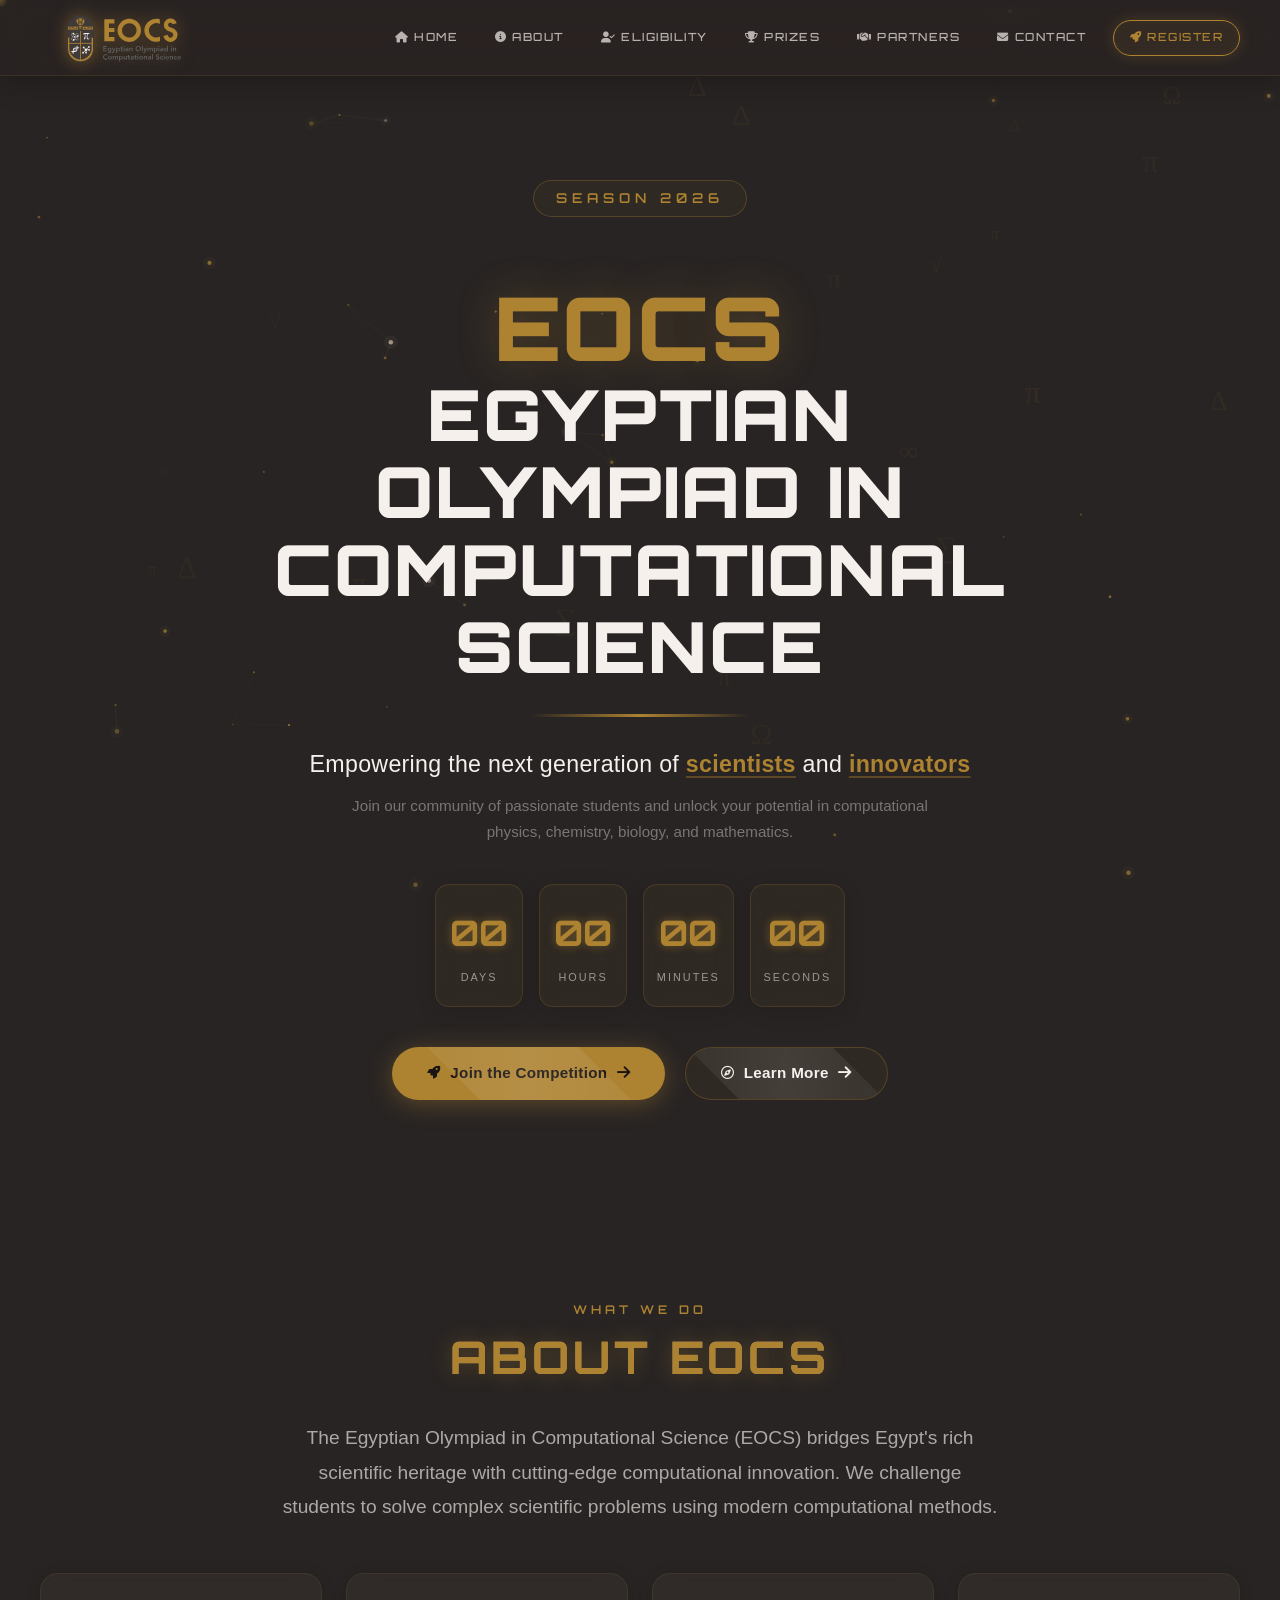
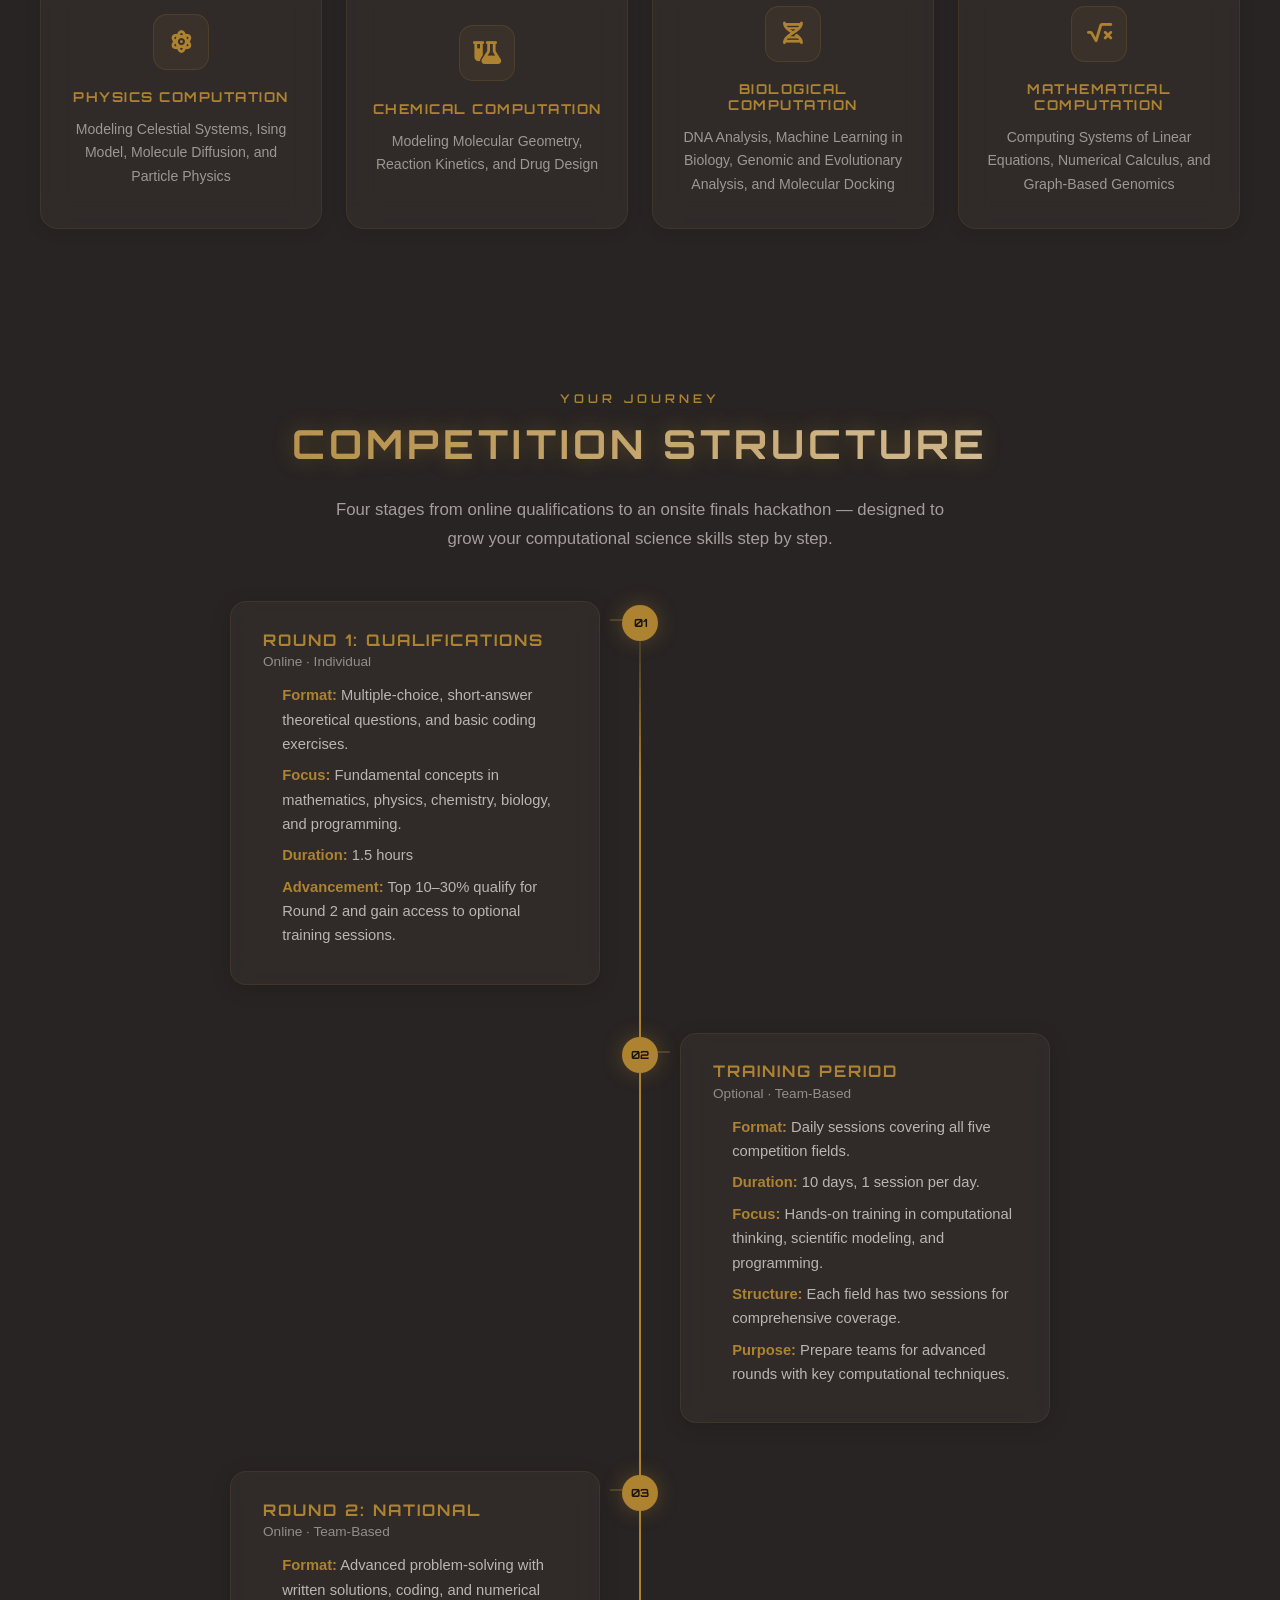
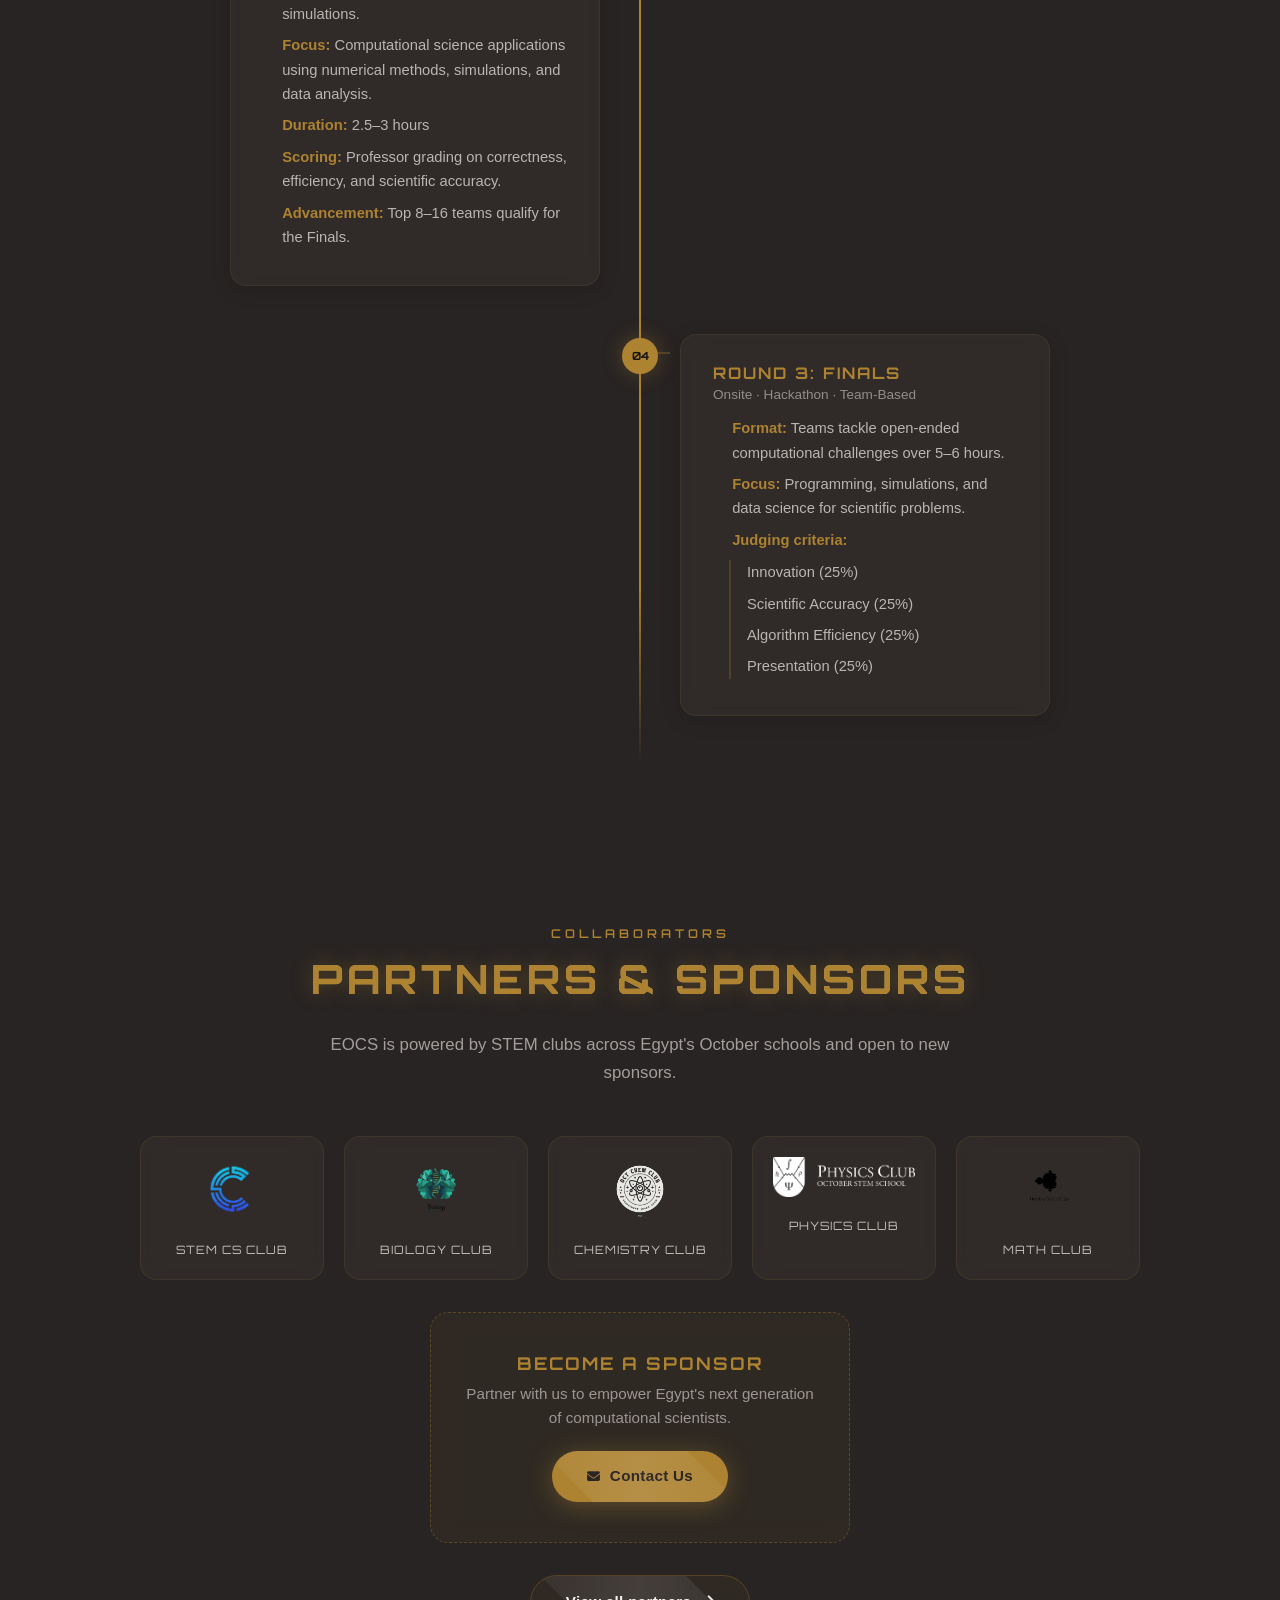
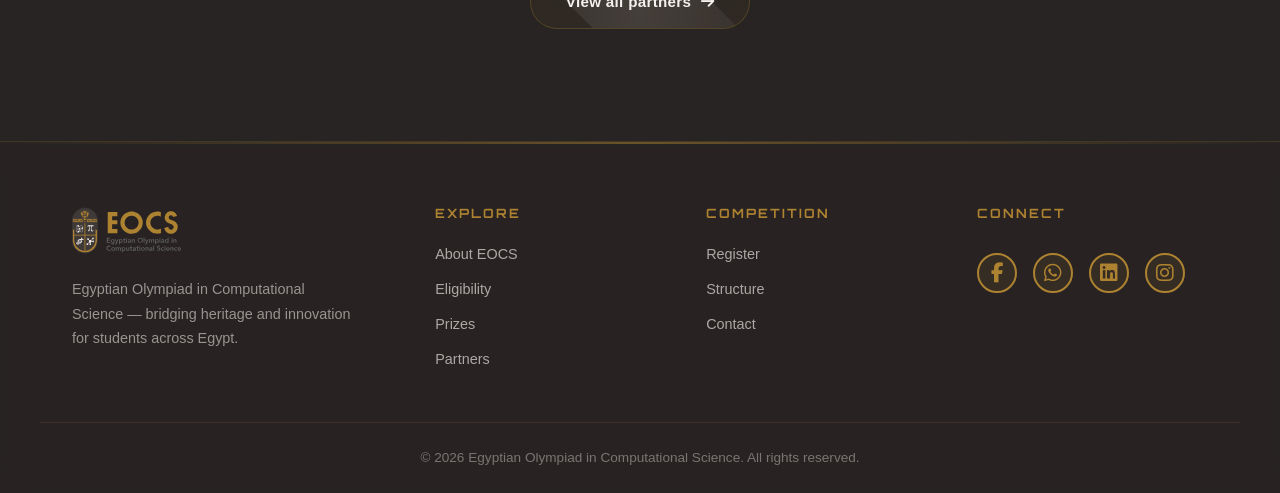
<file: index.html>
<!DOCTYPE html>
<html lang="en">

<head>
    <meta charset="UTF-8">
    <meta name="viewport" content="width=device-width, initial-scale=1.0">
    <meta name="description"
        content="Egyptian Olympiad in Computational Science - Join the Future of Computational Science!">
    <title>EOCS - Egyptian Olympiad in Computational Science</title>
    <link rel="stylesheet" href="css/normalize.css">
    <link rel="stylesheet" href="css/styles.css">
    <link rel="stylesheet" href="css/animations.css">
    <link rel="stylesheet" href="css/loader.css">
    <link rel="stylesheet" href="css/logo-animation.css">
    <link rel="stylesheet" href="css/navigation.css">
    <link href="https://fonts.googleapis.com/css2?family=Orbitron:wght@400;500;600;700;800;900&display=swap"
        rel="stylesheet">
    <link href="https://cdnjs.cloudflare.com/ajax/libs/font-awesome/6.5.1/css/all.min.css" rel="stylesheet">
    <link rel="icon" type="image/x-icon" href="./assets/favicon.ico">
    <link rel="icon" type="image/png" sizes="32x32" href="./assets/favicon-32x32.png">
    <link rel="icon" type="image/png" sizes="16x16" href="./assets/favicon-16x16.png">
    <link rel="apple-touch-icon" sizes="180x180" href="./assets/apple-touch-icon.png">
    <link rel="manifest" href="./assets/site.webmanifest">
    <link rel="stylesheet" href="css/modern.css">
</head>

<body class="modern-page">
    <!-- Particle Network Canvas Background -->
    <canvas id="particle-network"></canvas>
    <!-- Egyptian Theme Loader -->
    <div class="loader-container">
        <div class="loader-logo">
            <img src="./assets/Logo.webp" alt="EOCS Logo">
        </div>
        <div class="loading-text">Welcome to EOCS</div>
        <div class="progress-bar">
            <div class="progress"></div>
        </div>
    </div>

    <!-- Scripts -->
    <script src="js/animations.js"></script>
    <script src="js/advanced-animations.js"></script>
    <script src="js/countdown.js"></script>
    <script src="js/mobile-menu.js"></script>

    <script src="js/loader-init.js"></script>

    <!-- Main Content -->
    <div class="main-content">
        <!-- Navigation -->
        <nav class="main-nav">
            <div class="nav-logo">
                <img src="./assets/ECOS logo - PROFILE COVER-05.svg" alt="EOCS Logo">
            </div>
            <button class="mobile-menu-btn" title="Toggle Menu" aria-label="Toggle navigation menu">
                <span></span>
                <span></span>
                <span></span>
            </button>
            <div class="nav-links desktop-nav">
                <a href="index.html" class="active"><i class="fa-solid fa-house"
                        style="margin-right:5px;font-size:1em;"></i>Home</a>
                <a href="pages/about.html"><i class="fa-solid fa-circle-info"
                        style="margin-right:5px;font-size:1em;"></i>About</a>
                <a href="pages/eligibility.html"><i class="fa-solid fa-user-check"
                        style="margin-right:5px;font-size:1em;"></i>Eligibility</a>
                <a href="pages/prizes.html"><i class="fa-solid fa-trophy"
                        style="margin-right:5px;font-size:1em;"></i>Prizes</a>
                <a href="pages/partners.html"><i class="fa-solid fa-handshake"
                        style="margin-right:5px;font-size:1em;"></i>Partners</a>
                <a href="pages/contact.html"><i class="fa-solid fa-envelope"
                        style="margin-right:5px;font-size:1em;"></i>Contact</a>
                <a href="pages/auth/register.html" class="nav-register-btn"><i class="fa-solid fa-rocket nav-link-icon"></i>Register</a>
            </div>
            <div class="mobile-nav">
                <a href="index.html" class="active">Home</a>
                <a href="pages/about.html">About</a>
                <a href="pages/eligibility.html">Eligibility</a>
                <a href="pages/prizes.html">Prizes</a>
                <a href="pages/partners.html">Partners</a>
                <a href="pages/contact.html">Contact</a>
                <a href="pages/auth/register.html" class="nav-register-btn">Register</a>
            </div>
        </nav>

        <!-- Hero Section -->
        <section class="hero">
            <div class="hero-content">
                <span class="hero-eyebrow">Season 2026</span>
                <h1><span class="gold-text">EOCS</span>Egyptian Olympiad in<br>Computational Science</h1>
                <hr class="hero-divider">
                <p class="hero-subtitle">Empowering the next generation of <span class="highlight">scientists</span> and
                    <span class="highlight">innovators</span>
                </p>
                <p class="hero-made-by">Join our community of passionate students and unlock your potential in
                    computational physics, chemistry, biology, and mathematics.</p>

                <div class="countdown-boxes">
                    <div class="countdown-box">
                        <div class="countdown-number days">00</div>
                        <div class="countdown-label">DAYS</div>
                    </div>
                    <div class="countdown-box">
                        <div class="countdown-number hours">00</div>
                        <div class="countdown-label">HOURS</div>
                    </div>
                    <div class="countdown-box">
                        <div class="countdown-number minutes">00</div>
                        <div class="countdown-label">MINUTES</div>
                    </div>
                    <div class="countdown-box">
                        <div class="countdown-number seconds">00</div>
                        <div class="countdown-label">SECONDS</div>
                    </div>
                </div>

                <div class="hero-buttons">
                    <a href="pages/auth/register.html" class="hero-button primary">
                        <span class="btn-icon"><i class="fa-solid fa-rocket"></i></span>
                        Join the Competition
                        <span class="btn-arrow"><i class="fa-solid fa-arrow-right"></i></span>
                    </a>
                    <a href="pages/about.html" class="hero-button secondary">
                        <span class="btn-icon"><i class="fa-regular fa-compass"></i></span>
                        Learn More
                        <span class="btn-arrow"><i class="fa-solid fa-arrow-right"></i></span>
                    </a>
                </div>
            </div>
        </section>

        <!-- About Section -->
        <section class="about-section">
            <span class="section-eyebrow">What we do</span>
            <h2>ABOUT EOCS</h2>
            <div class="about-text">
                <p>The Egyptian Olympiad in Computational Science (EOCS) bridges Egypt's rich scientific heritage with
                    cutting-edge computational innovation. We challenge students to solve complex scientific problems
                    using modern computational methods.</p>
            </div>
            <div class="about-cards">
                <div class="about-card">
                    <div class="card-icon"><i class="fa-solid fa-atom"></i></div>
                    <h3>PHYSICS COMPUTATION</h3>
                    <p>Modeling Celestial Systems, Ising Model, Molecule Diffusion, and Particle Physics</p>
                </div>
                <div class="about-card">
                    <div class="card-icon"><i class="fa-solid fa-flask-vial"></i></div>
                    <h3>CHEMICAL COMPUTATION</h3>
                    <p>Modeling Molecular Geometry, Reaction Kinetics, and Drug Design</p>
                </div>
                <div class="about-card">
                    <div class="card-icon"><i class="fa-solid fa-dna"></i></div>
                    <h3>BIOLOGICAL COMPUTATION</h3>
                    <p>DNA Analysis, Machine Learning in Biology, Genomic and Evolutionary Analysis, and Molecular
                        Docking</p>
                </div>
                <div class="about-card">
                    <div class="card-icon"><i class="fa-solid fa-square-root-variable"></i></div>
                    <h3>MATHEMATICAL COMPUTATION</h3>
                    <p>Computing Systems of Linear Equations, Numerical Calculus, and Graph-Based Genomics</p>
                </div>
            </div>
        </section>


        <!-- Competition Structure -->
        <section class="competition-structure" id="competition">
            <span class="section-eyebrow">Your journey</span>
            <h2>COMPETITION STRUCTURE</h2>
            <p class="section-intro">Four stages from online qualifications to an onsite finals hackathon — designed to grow your computational science skills step by step.</p>
            <div class="vtl">
                <div class="vtl-item" data-step="01">
                    <div class="vtl-card">
                        <h3>ROUND 1: QUALIFICATIONS<span class="stage-type">Online · Individual</span></h3>
                        <ul>
                            <li><span class="label">Format:</span> Multiple-choice, short-answer theoretical questions, and basic coding exercises.</li>
                            <li><span class="label">Focus:</span> Fundamental concepts in mathematics, physics, chemistry, biology, and programming.</li>
                            <li><span class="label">Duration:</span> 1.5 hours</li>
                            <li><span class="label">Advancement:</span> Top 10–30% qualify for Round 2 and gain access to optional training sessions.</li>
                        </ul>
                    </div>
                </div>
                <div class="vtl-item" data-step="02">
                    <div class="vtl-card">
                        <h3>TRAINING PERIOD<span class="stage-type">Optional · Team-Based</span></h3>
                        <ul>
                            <li><span class="label">Format:</span> Daily sessions covering all five competition fields.</li>
                            <li><span class="label">Duration:</span> 10 days, 1 session per day.</li>
                            <li><span class="label">Focus:</span> Hands-on training in computational thinking, scientific modeling, and programming.</li>
                            <li><span class="label">Structure:</span> Each field has two sessions for comprehensive coverage.</li>
                            <li><span class="label">Purpose:</span> Prepare teams for advanced rounds with key computational techniques.</li>
                        </ul>
                    </div>
                </div>
                <div class="vtl-item" data-step="03">
                    <div class="vtl-card">
                        <h3>ROUND 2: NATIONAL<span class="stage-type">Online · Team-Based</span></h3>
                        <ul>
                            <li><span class="label">Format:</span> Advanced problem-solving with written solutions, coding, and numerical simulations.</li>
                            <li><span class="label">Focus:</span> Computational science applications using numerical methods, simulations, and data analysis.</li>
                            <li><span class="label">Duration:</span> 2.5–3 hours</li>
                            <li><span class="label">Scoring:</span> Professor grading on correctness, efficiency, and scientific accuracy.</li>
                            <li><span class="label">Advancement:</span> Top 8–16 teams qualify for the Finals.</li>
                        </ul>
                    </div>
                </div>
                <div class="vtl-item" data-step="04">
                    <div class="vtl-card">
                        <h3>ROUND 3: FINALS<span class="stage-type">Onsite · Hackathon · Team-Based</span></h3>
                        <ul>
                            <li><span class="label">Format:</span> Teams tackle open-ended computational challenges over 5–6 hours.</li>
                            <li><span class="label">Focus:</span> Programming, simulations, and data science for scientific problems.</li>
                            <li><span class="label">Judging criteria:</span></li>
                        </ul>
                        <ul class="sub-list">
                            <li>Innovation (25%)</li>
                            <li>Scientific Accuracy (25%)</li>
                            <li>Algorithm Efficiency (25%)</li>
                            <li>Presentation (25%)</li>
                        </ul>
                    </div>
                </div>
            </div>
        </section>

        <!-- Partners Section -->
        <section class="partners-section modern-partners">
            <span class="section-eyebrow">Collaborators</span>
            <h2>PARTNERS & SPONSORS</h2>
            <p class="section-intro">EOCS is powered by STEM clubs across Egypt's October schools and open to new sponsors.</p>
            <div class="partners-preview-grid">
                <a href="https://www.stemcsclub.org" class="partner-preview-card" target="_blank" rel="noopener">
                    <img src="assets/images/CSC.png" alt="STEM CS Club">
                    <span>STEM CS Club</span>
                </a>
                <a href="https://www.octoberbiologyclub.org" class="partner-preview-card" target="_blank" rel="noopener">
                    <img src="assets/images/BiC.png" alt="October Biology Club">
                    <span>Biology Club</span>
                </a>
                <a href="https://www.octphysicsclub.org" class="partner-preview-card" target="_blank" rel="noopener">
                    <img src="assets/images/ChC.png" alt="October Chemistry Club">
                    <span>Chemistry Club</span>
                </a>
                <a href="https://www.octphysicsclub.org" class="partner-preview-card" target="_blank" rel="noopener">
                    <img src="assets/images/PhC.png" alt="October Physics Club">
                    <span>Physics Club</span>
                </a>
                <a href="https://www.octphysicsclub.org" class="partner-preview-card" target="_blank" rel="noopener">
                    <img src="assets/images/mathclub.png" alt="October Math Club">
                    <span>Math Club</span>
                </a>
            </div>
            <div class="partners-cta-row">
                <div class="sponsor-card-modern">
                    <h3>BECOME A SPONSOR</h3>
                    <p>Partner with us to empower Egypt's next generation of computational scientists.</p>
                    <a href="pages/contact.html" class="hero-button primary">
                        <i class="fa-solid fa-envelope btn-icon"></i> Contact Us
                    </a>
                </div>
            </div>
            <p class="partners-view-all">
                <a href="pages/partners.html" class="hero-button secondary">
                    View all partners <i class="fa-solid fa-arrow-right btn-arrow"></i>
                </a>
            </p>
        </section>

        <!-- Footer -->
        <footer class="main-footer modern-footer">
            <div class="footer-content">
                <div class="footer-section footer-brand">
                    <img src="./assets/ECOS logo - PROFILE COVER-05.svg" alt="EOCS" class="footer-logo">
                    <p>Egyptian Olympiad in Computational Science — bridging heritage and innovation for students across Egypt.</p>
                </div>
                <div class="footer-section">
                    <h3>Explore</h3>
                    <ul>
                        <li><a href="pages/about.html">About EOCS</a></li>
                        <li><a href="pages/eligibility.html">Eligibility</a></li>
                        <li><a href="pages/prizes.html">Prizes</a></li>
                        <li><a href="pages/partners.html">Partners</a></li>
                    </ul>
                </div>
                <div class="footer-section">
                    <h3>Competition</h3>
                    <ul>
                        <li><a href="pages/auth/register.html">Register</a></li>
                        <li><a href="index.html#competition">Structure</a></li>
                        <li><a href="pages/contact.html">Contact</a></li>
                    </ul>
                </div>
                <div class="footer-section">
                    <h3>Connect</h3>
                    <div class="social-links">
                        <a href="https://www.facebook.com/egyptocs" class="social-icon facebook" aria-label="Facebook"></a>
                        <a href="https://whatsapp.com/channel/0029Vb5QNKSKAwEiegaoYF2B" class="social-icon whatsapp" aria-label="WhatsApp"></a>
                        <a href="https://www.linkedin.com/company/eg-ocs/" class="social-icon linkedin" aria-label="LinkedIn"></a>
                        <a href="https://www.instagram.com/eg_ocs/" class="social-icon instagram" aria-label="Instagram"></a>
                    </div>
                </div>
            </div>
            <div class="footer-bottom">
                <p>&copy; 2026 Egyptian Olympiad in Computational Science. All rights reserved.</p>
            </div>
        </footer>
    </div>

    <script src="js/animations.js"></script>
    <script src="js/advanced-animations.js"></script>
    <script src="js/countdown.js"></script>
    <script src="js/mobile-menu.js"></script>
    <script src="js/nav-scroll.js"></script>
    <script src="js/timeline-reveal.js"></script>
    <script src="js/background-symbols.js"></script>
    <script src="js/particles.js"></script>
</body>

</html>
</file>
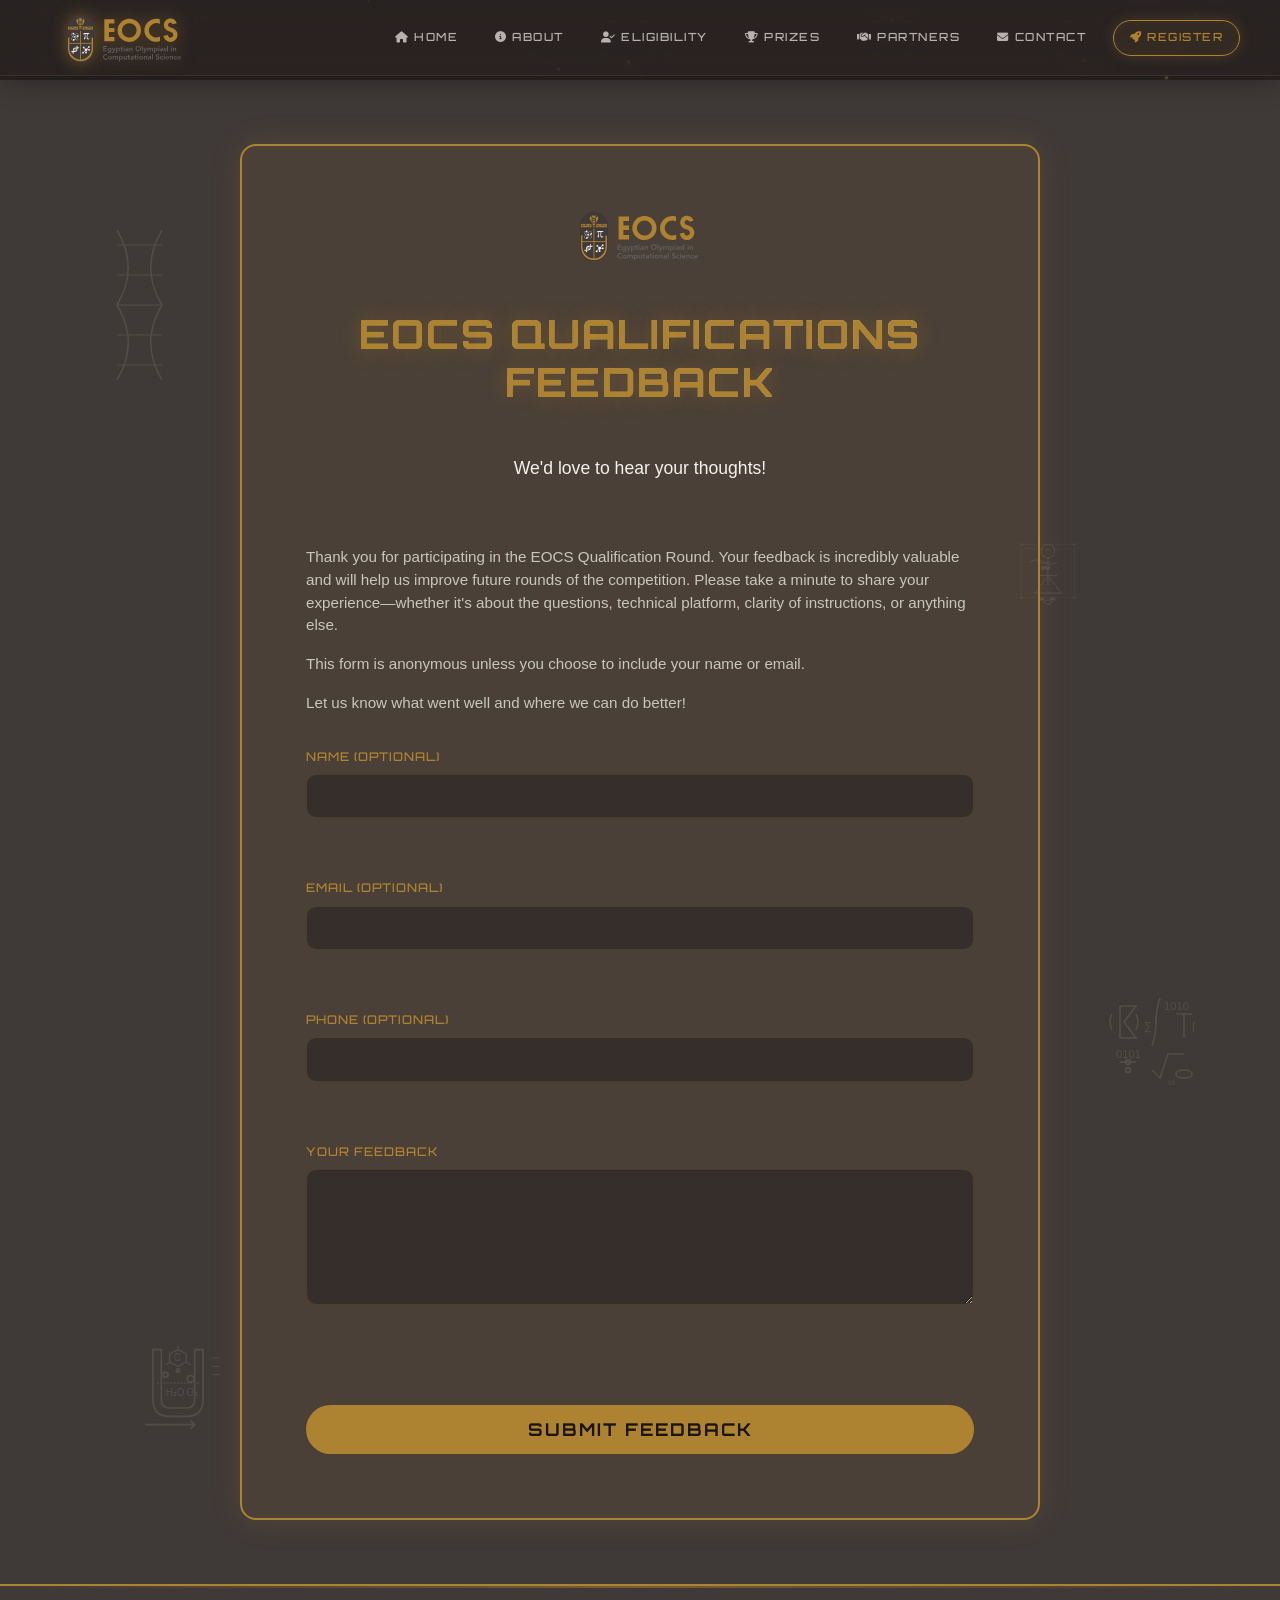
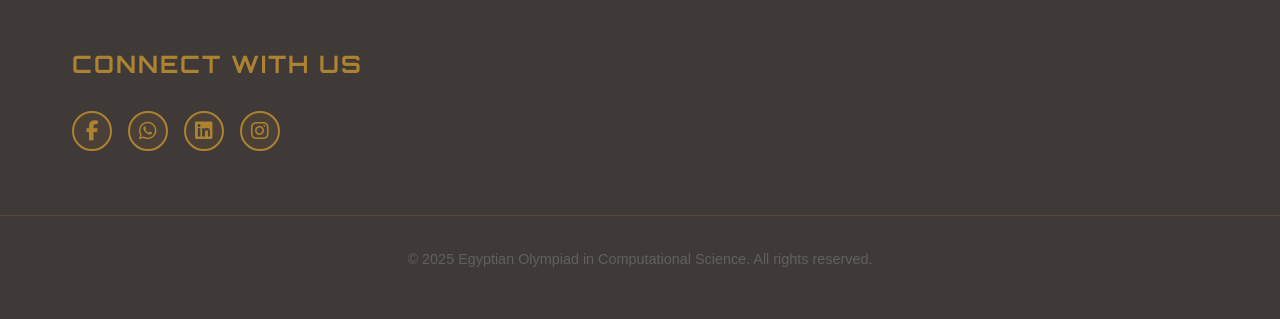
<file: feedback.html>
<!DOCTYPE html>
<html lang="en">

<head>
  <meta charset="UTF-8">
  <meta name="viewport" content="width=device-width, initial-scale=1.0">
  <title>Feedback - EOCS</title>
  <link rel="stylesheet" href="css/normalize.css">
  <link rel="stylesheet" href="css/styles.css">
  <link rel="stylesheet" href="css/animations.css">
  <link rel="stylesheet" href="css/navigation.css">
  <link rel="stylesheet" href="css/modern.css">
  <link href="https://fonts.googleapis.com/css2?family=Orbitron:wght@400;500;600;700;800;900&display=swap" rel="stylesheet">
  <link href="https://cdnjs.cloudflare.com/ajax/libs/font-awesome/6.5.1/css/all.min.css" rel="stylesheet">
  <link rel="icon" type="image/x-icon" href="../assets/favicon/favicon.ico">
  <link rel="icon" type="image/png" sizes="32x32" href="assets/favicon/favicon-32x32.png">
  <link rel="icon" type="image/png" sizes="16x16" href="assets/favicon/favicon-16x16.png">
  <link rel="apple-touch-icon" sizes="180x180" href="assets/favicon/favicon-180x180.png">
  <link rel="manifest" href="assets/favicon/site.webmanifest">
</head>

<body class="modern-page">
  <canvas id="particle-network"></canvas>
  <div class="main-content">
  <nav class="main-nav">
    <div class="nav-logo">
      <img src="assets/ECOS logo - PROFILE COVER-05.svg" alt="EOCS Logo">
    </div>
    <button class="mobile-menu-btn" title="Toggle Menu" aria-label="Toggle navigation menu">
      <span></span>
      <span></span>
      <span></span>
    </button>
    <div class="nav-links desktop-nav">
      <a href="index.html"><i class="fa-solid fa-house nav-link-icon"></i>Home</a>
      <a href="pages/about.html"><i class="fa-solid fa-circle-info nav-link-icon"></i>About</a>
      <a href="pages/eligibility.html"><i class="fa-solid fa-user-check nav-link-icon"></i>Eligibility</a>
      <a href="pages/prizes.html"><i class="fa-solid fa-trophy nav-link-icon"></i>Prizes</a>
      <a href="pages/partners.html"><i class="fa-solid fa-handshake nav-link-icon"></i>Partners</a>
      <a href="pages/contact.html"><i class="fa-solid fa-envelope nav-link-icon"></i>Contact</a>
      <a href="pages/auth/register.html" class="nav-register-btn"><i class="fa-solid fa-rocket nav-link-icon"></i>Register</a>
    </div>
    <div class="mobile-nav">
      <a href="index.html">Home</a>
      <a href="pages/about.html">About</a>
      <a href="pages/eligibility.html">Eligibility</a>
      <a href="pages/prizes.html">Prizes</a>
      <a href="pages/partners.html">Partners</a>
      <a href="pages/contact.html">Contact</a>
      <a href="pages/auth/register.html" class="nav-register-btn">Register</a>
    </div>
  </nav>

  <!-- Feedback Form -->
  <div class="auth-container">
    <div class="auth-box feedback-box">
      <img src="assets/ECOS logo - PROFILE COVER-05.svg" alt="EOCS Logo" class="auth-logo">
      <h2>EOCS Qualifications Feedback</h2>
      <p class="auth-subtitle">We'd love to hear your thoughts!</p>
      
      <div class="feedback-intro">
        <p>Thank you for participating in the EOCS Qualification Round. Your feedback is incredibly valuable and will help us improve future rounds of the competition. Please take a minute to share your experience—whether it's about the questions, technical platform, clarity of instructions, or anything else.</p>
        <p>This form is anonymous unless you choose to include your name or email.</p>
        <p>Let us know what went well and where we can do better!</p>
      </div>

      <form class="auth-form" id="feedbackForm" novalidate>
        <div class="form-group">
          <label for="name">Name (Optional)</label>
          <input type="text" id="name" name="name">
          <small class="error-text"></small>
        </div>

        <div class="form-group">
          <label for="email">Email (Optional)</label>
          <input type="email" id="email" name="email">
          <small class="error-text"></small>
        </div>

        <div class="form-group">
          <label for="phone">Phone (Optional)</label>
          <input type="tel" id="phone" name="phone">
          <small class="error-text"></small>
        </div>

        <div class="form-group">
          <label for="feedback">Your Feedback</label>
          <textarea id="feedback" name="feedback" rows="6" required></textarea>
          <small class="error-text"></small>
        </div>

        <div class="form-error" style="display: none;">
          <i class="fas fa-exclamation-circle"></i>
          <span class="error-message"></span>
        </div>

        <button type="submit" class="auth-submit">
          <span class="button-text">Submit Feedback</span>
          <span class="loading-spinner" style="display: none;">
            <i class="fas fa-spinner fa-spin"></i>
          </span>
        </button>
      </form>
    </div>

    <!-- Decorative Elements -->
    <div class="auth-decorative-elements">
      <div class="element dna"></div>
      <div class="element math"></div>
      <div class="element chemistry"></div>
      <div class="element hieroglyph"></div>
    </div>
  </div>

  <!-- Footer -->
  </div>
  <footer class="main-footer">
    <div class="footer-content">
      <div class="footer-section">
        <h3>Connect With Us</h3>
        <div class="social-links">
          <a href="https://www.facebook.com/egyptocs" class="social-icon facebook"></a>
          <a href="https://whatsapp.com/channel/0029Vb5QNKSKAwEiegaoYF2B" class="social-icon whatsapp"></a>
          <a href="https://www.linkedin.com/company/eg-ocs/" class="social-icon linkedin"></a>
          <a href="https://www.instagram.com/eg_ocs/" class="social-icon instagram"></a>
        </div>
      </div>
    </div>
    <div class="footer-bottom">
      <p>&copy; 2025 Egyptian Olympiad in Computational Science. All rights reserved.</p>
    </div>
  </footer>

  <script src="js/mobile-menu.js"></script>
  <script src="js/nav-scroll.js"></script>
  <script src="js/background-symbols.js"></script>
  <script src="js/particles.js"></script>
  <script src="js/main.js"></script>
  <script>
    const form = document.getElementById('feedbackForm');
    const submitButton = form.querySelector('.auth-submit');
    const buttonText = submitButton.querySelector('.button-text');
    const loadingSpinner = submitButton.querySelector('.loading-spinner');
    const formError = form.querySelector('.form-error');
    const errorMessage = formError.querySelector('.error-message');

    // Validation functions
    function validateEmail(email) {
      if (!email) return true; // Optional field
      const re = /^[^\s@]+@[^\s@]+\.[^\s@]+$/;
      return re.test(email);
    }

    function showFieldError(field, message) {
      const errorText = field.nextElementSibling;
      errorText.textContent = message;
      errorText.style.display = 'block';
      field.classList.add('error');
    }

    function clearFieldError(field) {
      const errorText = field.nextElementSibling;
      errorText.textContent = '';
      errorText.style.display = 'none';
      field.classList.remove('error');
    }

    function showError(message) {
      errorMessage.textContent = message;
      formError.style.display = 'flex';
      formError.scrollIntoView({
        behavior: 'smooth',
        block: 'center'
      });
    }

    function hideError() {
      formError.style.display = 'none';
    }

    function setLoading(isLoading) {
      submitButton.disabled = isLoading;
      buttonText.style.display = isLoading ? 'none' : 'block';
      loadingSpinner.style.display = isLoading ? 'block' : 'none';
    }

    // Real-time validation
    const emailInput = document.getElementById('email');
    emailInput.addEventListener('input', () => {
      if (emailInput.value && !validateEmail(emailInput.value)) {
        showFieldError(emailInput, 'Please enter a valid email address (e.g., name@example.com)');
      } else {
        clearFieldError(emailInput);
      }
    });

    // Form submission
    form.addEventListener('submit', async function(e) {
      e.preventDefault();
      hideError();
      let isValid = true;

      // Clear all previous errors
      form.querySelectorAll('.error-text').forEach(error => error.textContent = '');
      form.querySelectorAll('input, textarea').forEach(field => field.classList.remove('error'));

      // Validate email if provided
      const email = document.getElementById('email');
      if (email.value && !validateEmail(email.value)) {
        showFieldError(email, 'Please enter a valid email address');
        isValid = false;
      }

      // Validate required feedback
      const feedback = document.getElementById('feedback');
      if (!feedback.value.trim()) {
        showFieldError(feedback, 'Please provide your feedback');
        isValid = false;
      }

      if (!isValid) {
        showError('Please correct the errors in the form');
        return;
      }

      try {
        setLoading(true);

        const formUrl = "https://docs.google.com/forms/d/e/1FAIpQLSf-kYt9RNGPQ9Gr5cOz5_QFBFJ1dZFWJilyfErriIqQUPl3Ww/formResponse";
        const formData = {
          "entry.2074005771": document.getElementById('name').value,
          "entry.1506283135": document.getElementById('email').value,
          "entry.932981094": document.getElementById('phone').value,
          "entry.844843996": document.getElementById('feedback').value
        };

        const data = new URLSearchParams();
        for (const [key, value] of Object.entries(formData)) {
          data.append(key, value);
        }

        await fetch(formUrl, {
          method: "POST",
          mode: "no-cors",
          body: data,
          headers: {
            "Content-Type": "application/x-www-form-urlencoded"
          }
        });

        alert("Thank you for your feedback!");
        form.reset();
      } catch (error) {
        showError('An error occurred while submitting your feedback. Please try again.');
        console.error('Submission error:', error);
      } finally {
        setLoading(false);
      }
    });

    // Clear field error when user starts typing
    form.querySelectorAll('input, textarea').forEach(field => {
      field.addEventListener('input', () => clearFieldError(field));
    });
  </script>

  <style>
    .feedback-intro {
      text-align: left;
      margin-bottom: 2rem;
      color: #c9c6bb;
      font-size: 0.95rem;
      line-height: 1.5;
    }

    .feedback-intro p {
      margin-bottom: 1rem;
    }

    textarea {
      width: 100%;
      padding: 0.75rem;
      border: 1px solid #ccc;
      border-radius: var(--border-radius-sm);
      font-size: 1rem;
      font-family: inherit;
      resize: vertical;
      min-height: 120px;
    }

    textarea:focus {
      outline: none;
      border-color: #4a90e2;
      box-shadow: 0 0 0 2px rgba(74, 144, 226, 0.2);
    }

    .form-error {
      display: none;
      align-items: center;
      gap: var(--spacing-sm);
      background: rgba(255, 0, 0, 0.1);
      border: 1px solid rgba(255, 0, 0, 0.3);
      padding: var(--spacing-sm);
      border-radius: var(--border-radius-md);
      margin-bottom: var(--spacing-md);
      color: #ff6b6b;
    }

    .loading-spinner {
      display: none;
    }

    .auth-submit:disabled {
      opacity: 0.7;
      cursor: not-allowed;
    }

    .error-text {
      color: #ff6b6b;
      font-size: 0.8rem;
      margin-top: 0.25rem;
      display: block;
    }

    input.error,
    textarea.error {
      border-color: #ff6b6b;
    }

    .form-group {
      margin-bottom: 1.5rem;
    }

    input,
    textarea {
      width: 100%;
      padding: 0.75rem;
      border: 1px solid #ccc;
      border-radius: var(--border-radius-sm);
      font-size: 1rem;
      transition: border-color 0.3s ease;
    }

    input:focus,
    textarea:focus {
      outline: none;
      border-color: #4a90e2;
      box-shadow: 0 0 0 2px rgba(74, 144, 226, 0.2);
    }

    label {
      display: block;
      margin-bottom: 0.5rem;
      font-weight: 500;
    }

    .feedback-box {
      max-width: 800px;
    }
  </style>
</body>

</html>
</file>
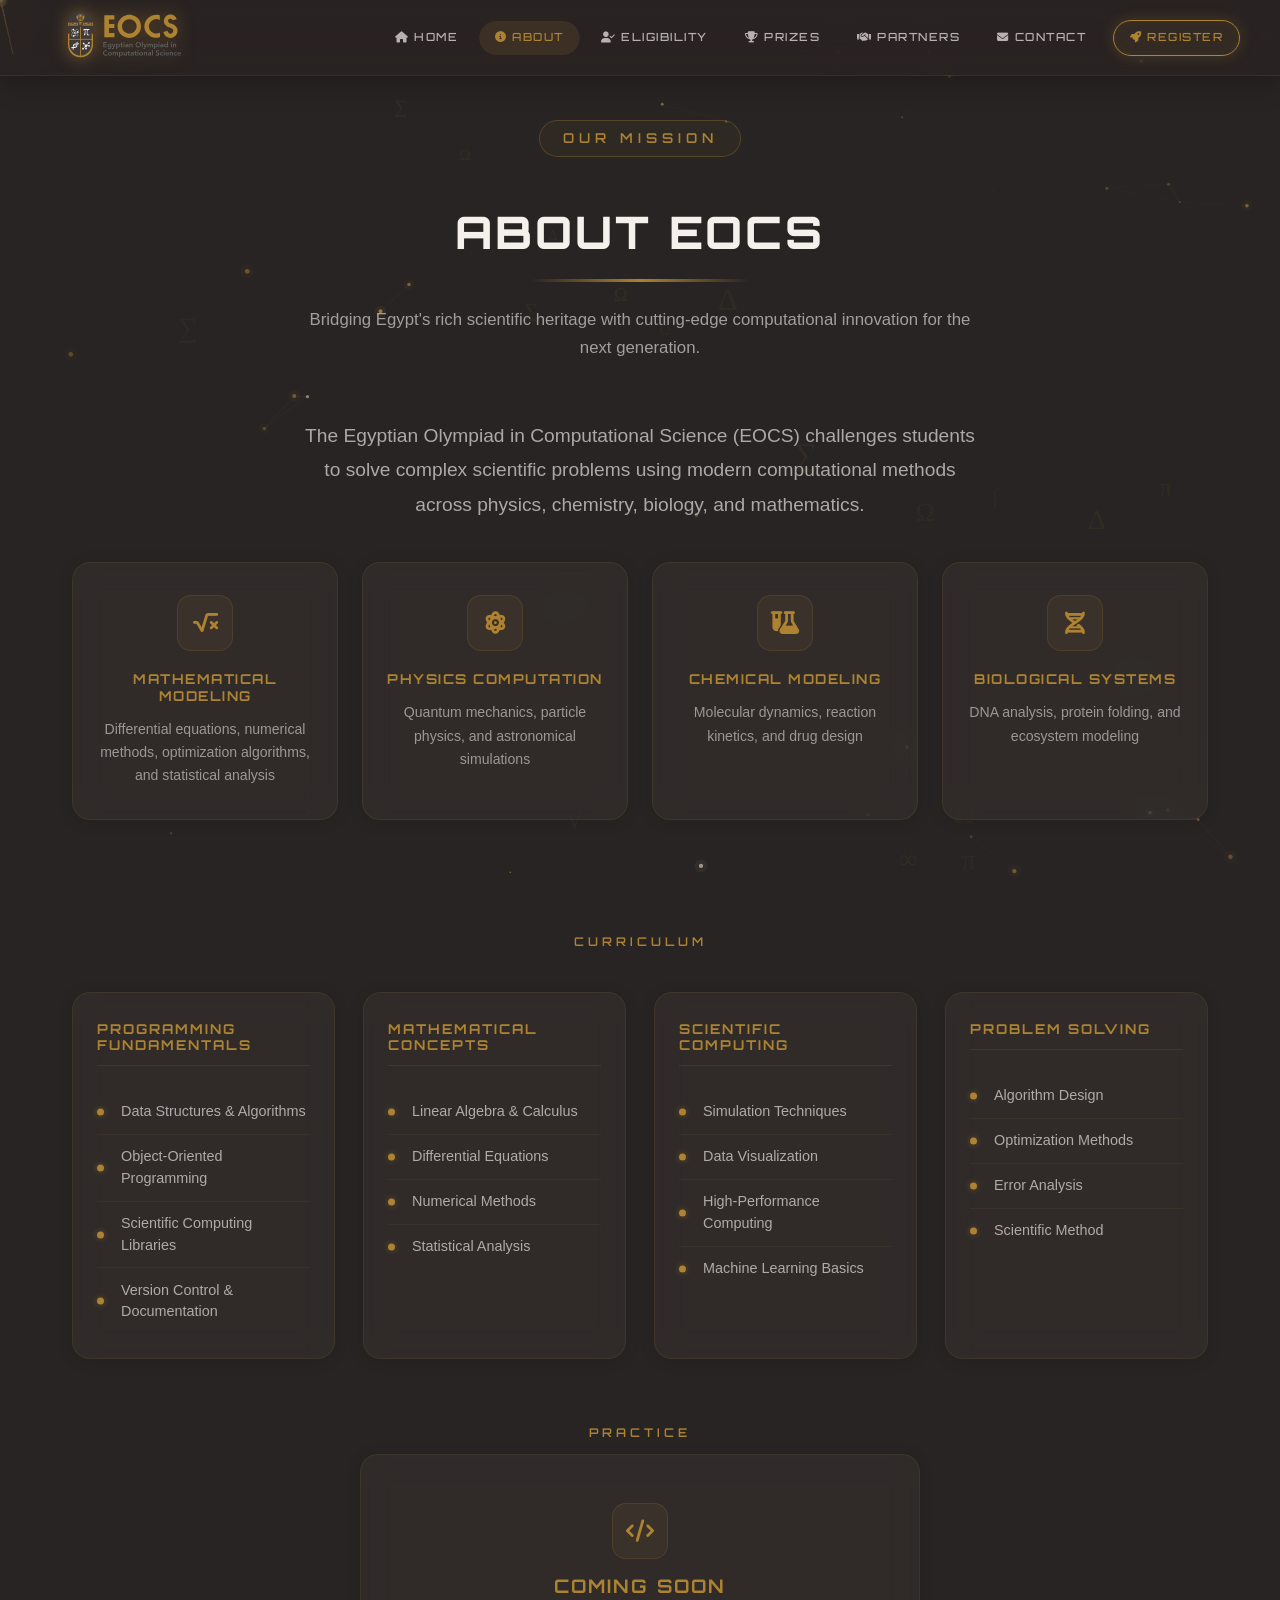
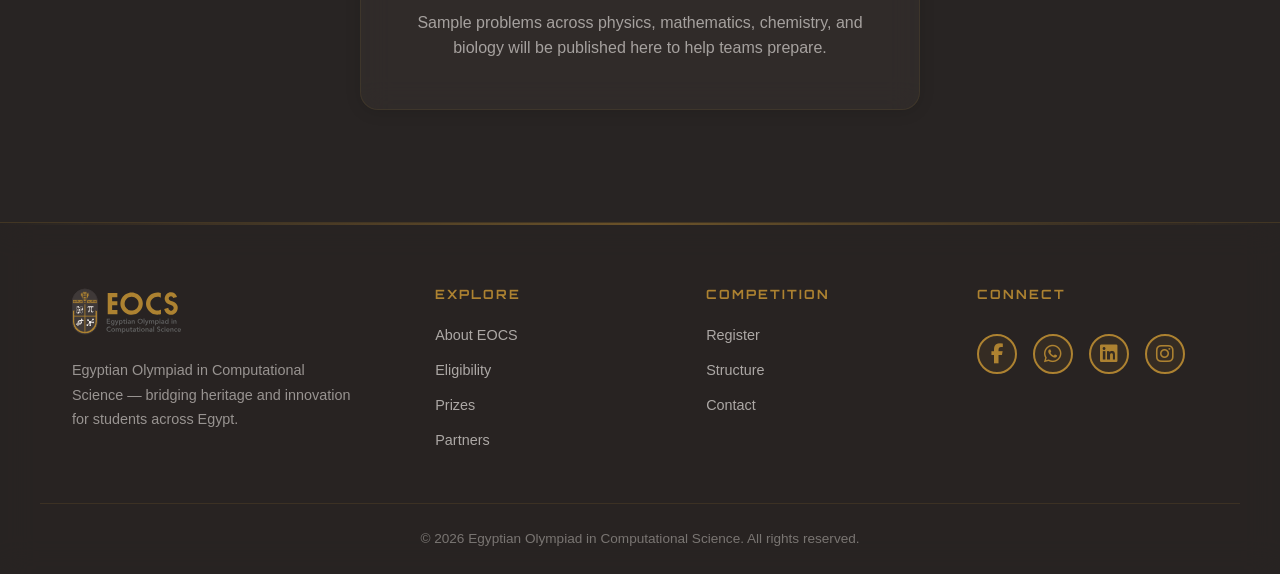
<file: pages/about.html>
<!DOCTYPE html>
<html lang="en">
<head>
    <meta charset="UTF-8">
    <meta name="viewport" content="width=device-width, initial-scale=1.0">
    <meta name="description" content="Egyptian Olympiad in Computational Science - About EOCS">
    <title>About - EOCS</title>
    <link rel="stylesheet" href="../css/normalize.css">
    <link rel="stylesheet" href="../css/styles.css">
    <link rel="stylesheet" href="../css/animations.css">
    <link rel="stylesheet" href="../css/navigation.css">
    <link rel="stylesheet" href="../css/modern.css">
    <link href="https://fonts.googleapis.com/css2?family=Orbitron:wght@400;500;600;700;800;900&display=swap" rel="stylesheet">
    <link href="https://cdnjs.cloudflare.com/ajax/libs/font-awesome/6.5.1/css/all.min.css" rel="stylesheet">
    <link rel="icon" type="image/x-icon" href="../assets/favicon/favicon.ico">
</head>
<body class="modern-page about-page">
    <canvas id="particle-network"></canvas>
    <div class="main-content">
        <nav class="main-nav">
            <div class="nav-logo">
                <a href="../index.html"><img src="../assets/ECOS logo - PROFILE COVER-05.svg" alt="EOCS Logo"></a>
            </div>
            <button class="mobile-menu-btn" title="Toggle Menu" aria-label="Toggle navigation menu">
                <span></span><span></span><span></span>
            </button>
            <div class="nav-links desktop-nav">
                <a href="../index.html"><i class="fa-solid fa-house nav-link-icon"></i>Home</a>
                <a href="about.html" class="active"><i class="fa-solid fa-circle-info nav-link-icon"></i>About</a>
                <a href="eligibility.html"><i class="fa-solid fa-user-check nav-link-icon"></i>Eligibility</a>
                <a href="prizes.html"><i class="fa-solid fa-trophy nav-link-icon"></i>Prizes</a>
                <a href="partners.html"><i class="fa-solid fa-handshake nav-link-icon"></i>Partners</a>
                <a href="contact.html"><i class="fa-solid fa-envelope nav-link-icon"></i>Contact</a>
                <a href="auth/register.html" class="nav-register-btn"><i class="fa-solid fa-rocket nav-link-icon"></i>Register</a>
            </div>
            <div class="mobile-nav">
                <a href="../index.html">Home</a>
                <a href="about.html" class="active">About</a>
                <a href="eligibility.html">Eligibility</a>
                <a href="prizes.html">Prizes</a>
                <a href="partners.html">Partners</a>
                <a href="contact.html">Contact</a>
                <a href="auth/register.html" class="nav-register-btn">Register</a>
            </div>
        </nav>

        <header class="page-hero">
            <span class="hero-eyebrow">Our mission</span>
            <h1>ABOUT EOCS</h1>
            <hr class="hero-divider">
            <p>Bridging Egypt's rich scientific heritage with cutting-edge computational innovation for the next generation.</p>
        </header>

        <section class="about-section">
            <div class="about-text">
                <p>The Egyptian Olympiad in Computational Science (EOCS) challenges students to solve complex scientific problems using modern computational methods across physics, chemistry, biology, and mathematics.</p>
            </div>
            <div class="about-cards">
                <div class="about-card">
                    <div class="card-icon"><i class="fa-solid fa-square-root-variable"></i></div>
                    <h3>MATHEMATICAL MODELING</h3>
                    <p>Differential equations, numerical methods, optimization algorithms, and statistical analysis</p>
                </div>
                <div class="about-card">
                    <div class="card-icon"><i class="fa-solid fa-atom"></i></div>
                    <h3>PHYSICS COMPUTATION</h3>
                    <p>Quantum mechanics, particle physics, and astronomical simulations</p>
                </div>
                <div class="about-card">
                    <div class="card-icon"><i class="fa-solid fa-flask-vial"></i></div>
                    <h3>CHEMICAL MODELING</h3>
                    <p>Molecular dynamics, reaction kinetics, and drug design</p>
                </div>
                <div class="about-card">
                    <div class="card-icon"><i class="fa-solid fa-dna"></i></div>
                    <h3>BIOLOGICAL SYSTEMS</h3>
                    <p>DNA analysis, protein folding, and ecosystem modeling</p>
                </div>
            </div>
        </section>

        <section class="syllabus-section modern-section">
            <span class="section-eyebrow">Curriculum</span>
            <div class="syllabus-grid">
                <div class="syllabus-card glass-card">
                    <h3>PROGRAMMING FUNDAMENTALS</h3>
                    <ul>
                        <li>Data Structures & Algorithms</li>
                        <li>Object-Oriented Programming</li>
                        <li>Scientific Computing Libraries</li>
                        <li>Version Control & Documentation</li>
                    </ul>
                </div>
                <div class="syllabus-card glass-card">
                    <h3>MATHEMATICAL CONCEPTS</h3>
                    <ul>
                        <li>Linear Algebra & Calculus</li>
                        <li>Differential Equations</li>
                        <li>Numerical Methods</li>
                        <li>Statistical Analysis</li>
                    </ul>
                </div>
                <div class="syllabus-card glass-card">
                    <h3>SCIENTIFIC COMPUTING</h3>
                    <ul>
                        <li>Simulation Techniques</li>
                        <li>Data Visualization</li>
                        <li>High-Performance Computing</li>
                        <li>Machine Learning Basics</li>
                    </ul>
                </div>
                <div class="syllabus-card glass-card">
                    <h3>PROBLEM SOLVING</h3>
                    <ul>
                        <li>Algorithm Design</li>
                        <li>Optimization Methods</li>
                        <li>Error Analysis</li>
                        <li>Scientific Method</li>
                    </ul>
                </div>
            </div>
        </section>

        <section class="prizes-section modern-section" style="padding-top: 0;">
            <span class="section-eyebrow">Practice</span>
            <div class="announcement-card-modern glass-card">
                <div class="card-icon" style="margin: 0 auto 1rem;"><i class="fa-solid fa-code"></i></div>
                <h3>COMING SOON</h3>
                <p>Sample problems across physics, mathematics, chemistry, and biology will be published here to help teams prepare.</p>
            </div>
        </section>

        <footer class="main-footer modern-footer">
            <div class="footer-content">
                <div class="footer-section footer-brand">
                    <img src="../assets/ECOS logo - PROFILE COVER-05.svg" alt="EOCS" class="footer-logo">
                    <p>Egyptian Olympiad in Computational Science — bridging heritage and innovation for students across Egypt.</p>
                </div>
                <div class="footer-section">
                    <h3>Explore</h3>
                    <ul>
                        <li><a href="about.html">About EOCS</a></li>
                        <li><a href="eligibility.html">Eligibility</a></li>
                        <li><a href="prizes.html">Prizes</a></li>
                        <li><a href="partners.html">Partners</a></li>
                    </ul>
                </div>
                <div class="footer-section">
                    <h3>Competition</h3>
                    <ul>
                        <li><a href="auth/register.html">Register</a></li>
                        <li><a href="../index.html#competition">Structure</a></li>
                        <li><a href="contact.html">Contact</a></li>
                    </ul>
                </div>
                <div class="footer-section">
                    <h3>Connect</h3>
                    <div class="social-links">
                        <a href="https://www.facebook.com/egyptocs" class="social-icon facebook" aria-label="Facebook"></a>
                        <a href="https://whatsapp.com/channel/0029Vb5QNKSKAwEiegaoYF2B" class="social-icon whatsapp" aria-label="WhatsApp"></a>
                        <a href="https://www.linkedin.com/company/eg-ocs/" class="social-icon linkedin" aria-label="LinkedIn"></a>
                        <a href="https://www.instagram.com/eg_ocs/" class="social-icon instagram" aria-label="Instagram"></a>
                    </div>
                </div>
            </div>
            <div class="footer-bottom">
                <p>&copy; 2026 Egyptian Olympiad in Computational Science. All rights reserved.</p>
            </div>
        </footer>
    </div>

    <script src="../js/mobile-menu.js"></script>
    <script src="../js/nav-scroll.js"></script>
    <script src="../js/background-symbols.js"></script>
    <script src="../js/particles.js"></script>
</body>
</html>
</file>
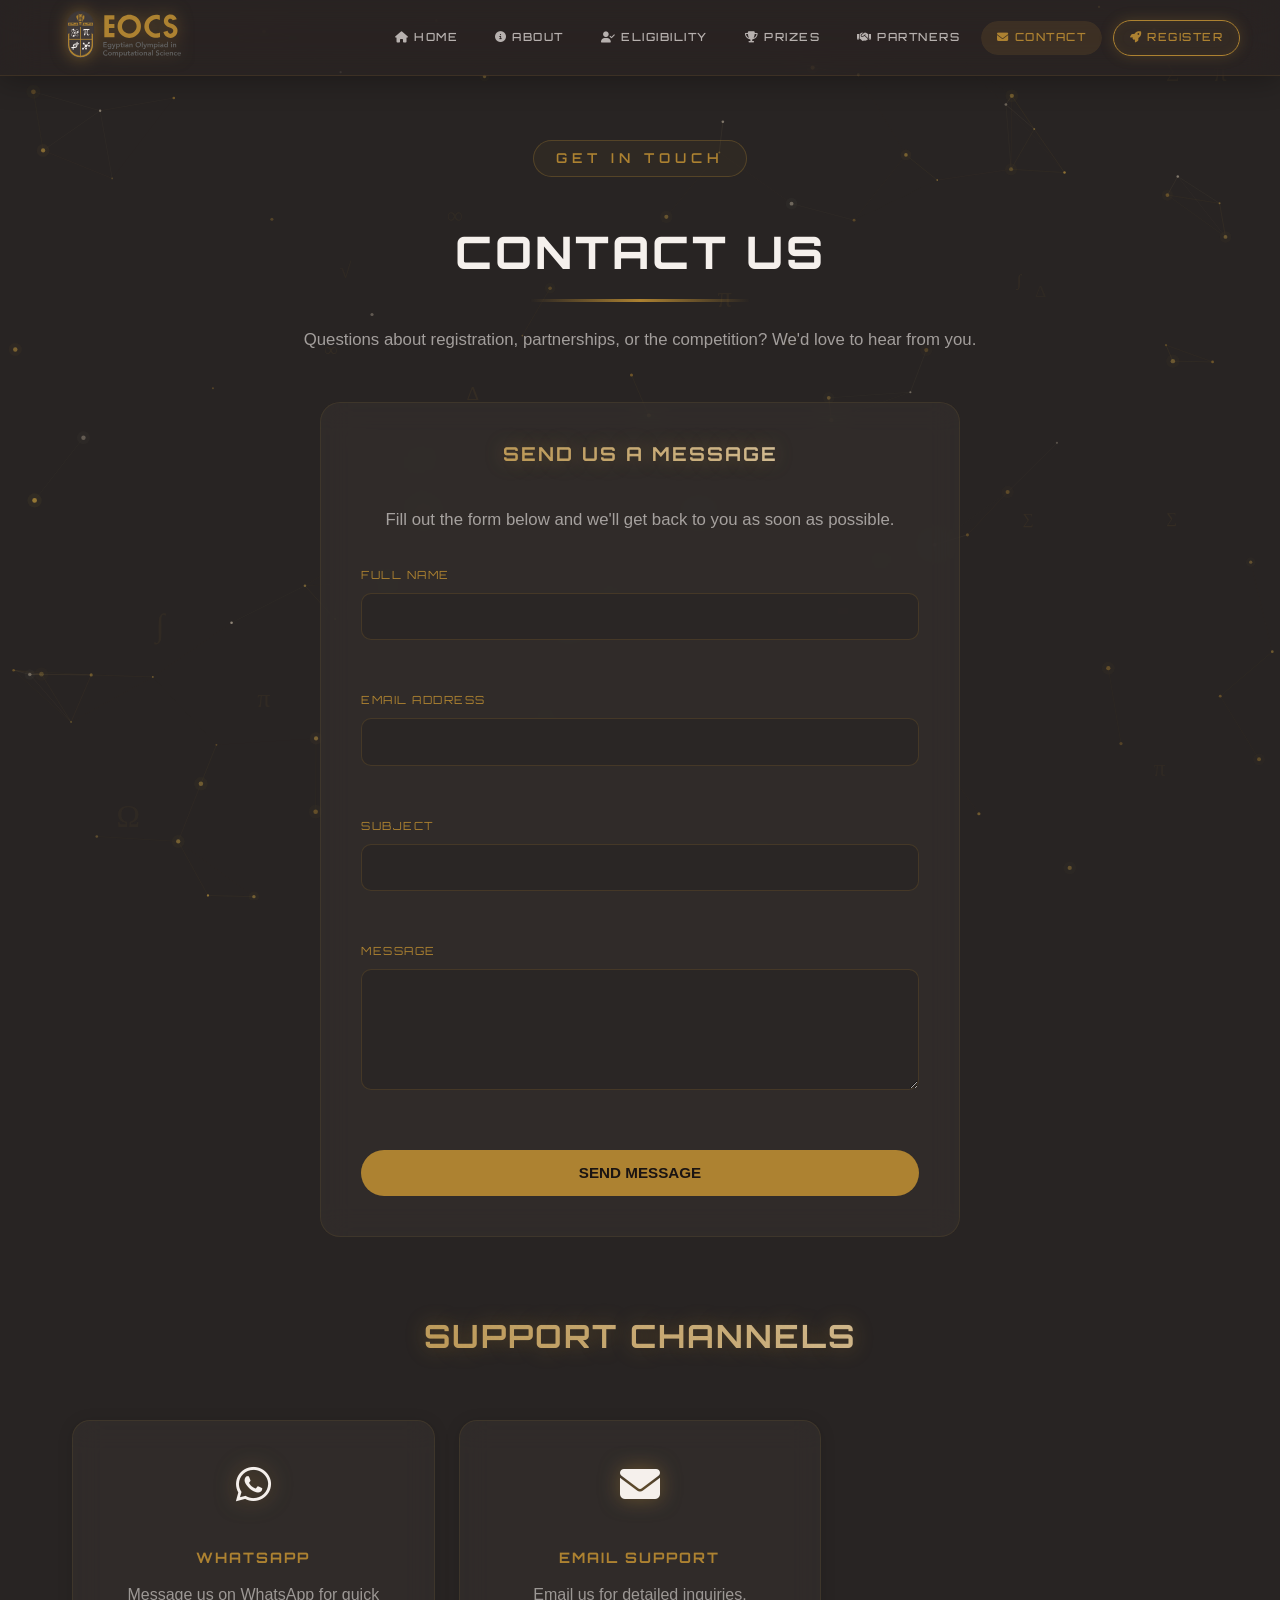
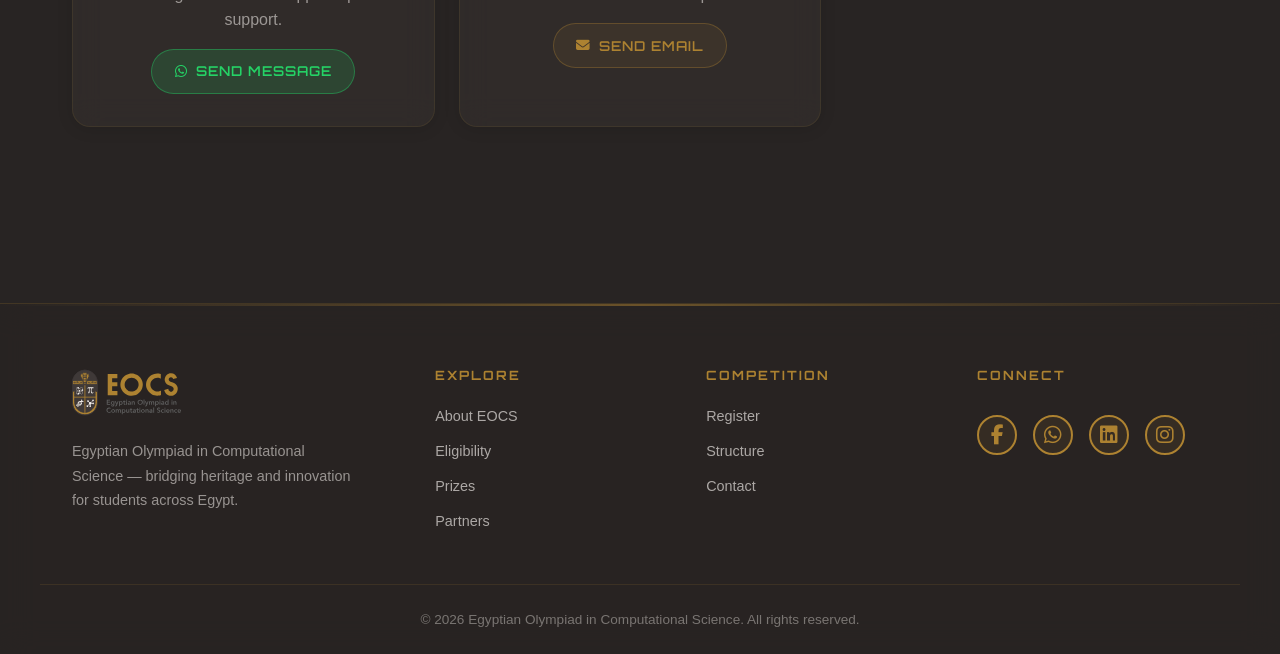
<file: pages/contact.html>
<!DOCTYPE html>
<html lang="en">
<head>
    <meta charset="UTF-8">
    <meta name="viewport" content="width=device-width, initial-scale=1.0">
    <meta name="description" content="Contact Egyptian Olympiad in Computational Science - Get in Touch with Us">
    <title>Contact Us - EOCS</title>
    <link rel="stylesheet" href="../css/normalize.css">
    <link rel="stylesheet" href="../css/styles.css">
    <link rel="stylesheet" href="../css/navigation.css">
    <link rel="stylesheet" href="../css/modern.css">
    <link href="https://fonts.googleapis.com/css2?family=Orbitron:wght@400;500;600;700;800;900&display=swap" rel="stylesheet">
    <link href="https://cdnjs.cloudflare.com/ajax/libs/font-awesome/6.5.1/css/all.min.css" rel="stylesheet">
    <link rel="icon" type="image/x-icon" href="../assets/favicon/favicon.ico">
</head>
<body class="modern-page">
    <canvas id="particle-network"></canvas>
    <div class="main-content">
        <nav class="main-nav">
            <div class="nav-logo">
                <a href="../index.html"><img src="../assets/ECOS logo - PROFILE COVER-05.svg" alt="EOCS Logo"></a>
            </div>
            <button class="mobile-menu-btn" title="Toggle Menu" aria-label="Toggle navigation menu">
                <span></span><span></span><span></span>
            </button>
            <div class="nav-links desktop-nav">
                <a href="../index.html"><i class="fa-solid fa-house nav-link-icon"></i>Home</a>
                <a href="about.html"><i class="fa-solid fa-circle-info nav-link-icon"></i>About</a>
                <a href="eligibility.html"><i class="fa-solid fa-user-check nav-link-icon"></i>Eligibility</a>
                <a href="prizes.html"><i class="fa-solid fa-trophy nav-link-icon"></i>Prizes</a>
                <a href="partners.html"><i class="fa-solid fa-handshake nav-link-icon"></i>Partners</a>
                <a href="contact.html" class="active"><i class="fa-solid fa-envelope nav-link-icon"></i>Contact</a>
                <a href="auth/register.html" class="nav-register-btn"><i class="fa-solid fa-rocket nav-link-icon"></i>Register</a>
            </div>
            <div class="mobile-nav">
                <a href="../index.html">Home</a>
                <a href="about.html">About</a>
                <a href="eligibility.html">Eligibility</a>
                <a href="prizes.html">Prizes</a>
                <a href="partners.html">Partners</a>
                <a href="contact.html" class="active">Contact</a>
                <a href="auth/register.html" class="nav-register-btn">Register</a>
            </div>
        </nav>

        <header class="page-hero">
            <span class="hero-eyebrow">Get in touch</span>
            <h1>CONTACT US</h1>
            <hr class="hero-divider">
            <p>Questions about registration, partnerships, or the competition? We'd love to hear from you.</p>
        </header>

        <section class="contact-form-section modern-section">
            <div class="form-container-modern">
                <h2 style="text-align: center; margin-bottom: 0.5rem; font-size: 1.2rem !important;">SEND US A MESSAGE</h2>
                <p class="section-intro" style="margin-bottom: 2rem;">Fill out the form below and we'll get back to you as soon as possible.</p>
                <form class="contact-form" id="contactForm">
                    <div class="form-group">
                        <label for="name">Full Name</label>
                        <input type="text" id="name" name="name" required>
                    </div>
                    <div class="form-group">
                        <label for="email">Email Address</label>
                        <input type="email" id="email" name="email" required>
                    </div>
                    <div class="form-group">
                        <label for="subject">Subject</label>
                        <input type="text" id="subject" name="subject" required>
                    </div>
                    <div class="form-group">
                        <label for="message">Message</label>
                        <textarea id="message" name="message" rows="5" required></textarea>
                    </div>
                    <button type="submit" class="submit-btn-modern">SEND MESSAGE</button>
                </form>
            </div>
        </section>

        <section class="page-section" style="padding-top: 0;">
            <h2>SUPPORT CHANNELS</h2>
            <div class="channels-grid">
                <div class="channel-card glass-card">
                    <div class="step-icon"><i class="fa-brands fa-whatsapp"></i></div>
                    <h3>WHATSAPP</h3>
                    <p>Message us on WhatsApp for quick support.</p>
                    <a href="https://wa.me/201142118210" class="whatsapp-btn" target="_blank" rel="noopener">
                        <i class="fa-brands fa-whatsapp"></i> Send Message
                    </a>
                </div>
                <div class="channel-card glass-card">
                    <div class="step-icon"><i class="fa-solid fa-envelope"></i></div>
                    <h3>EMAIL SUPPORT</h3>
                    <p>Email us for detailed inquiries.</p>
                    <a href="mailto:eocs.contact@gmail.com" class="email-btn">
                        <i class="fa-solid fa-envelope"></i> Send Email
                    </a>
                </div>
            </div>
        </section>

        <footer class="main-footer modern-footer">
            <div class="footer-content">
                <div class="footer-section footer-brand">
                    <img src="../assets/ECOS logo - PROFILE COVER-05.svg" alt="EOCS" class="footer-logo">
                    <p>Egyptian Olympiad in Computational Science — bridging heritage and innovation for students across Egypt.</p>
                </div>
                <div class="footer-section">
                    <h3>Explore</h3>
                    <ul>
                        <li><a href="about.html">About EOCS</a></li>
                        <li><a href="eligibility.html">Eligibility</a></li>
                        <li><a href="prizes.html">Prizes</a></li>
                        <li><a href="partners.html">Partners</a></li>
                    </ul>
                </div>
                <div class="footer-section">
                    <h3>Competition</h3>
                    <ul>
                        <li><a href="auth/register.html">Register</a></li>
                        <li><a href="../index.html#competition">Structure</a></li>
                        <li><a href="contact.html">Contact</a></li>
                    </ul>
                </div>
                <div class="footer-section">
                    <h3>Connect</h3>
                    <div class="social-links">
                        <a href="https://www.facebook.com/egyptocs" class="social-icon facebook" aria-label="Facebook"></a>
                        <a href="https://whatsapp.com/channel/0029Vb5QNKSKAwEiegaoYF2B" class="social-icon whatsapp" aria-label="WhatsApp"></a>
                        <a href="https://www.linkedin.com/company/eg-ocs/" class="social-icon linkedin" aria-label="LinkedIn"></a>
                        <a href="https://www.instagram.com/eg_ocs/" class="social-icon instagram" aria-label="Instagram"></a>
                    </div>
                </div>
            </div>
            <div class="footer-bottom">
                <p>&copy; 2026 Egyptian Olympiad in Computational Science. All rights reserved.</p>
            </div>
        </footer>
    </div>

    <script src="../js/mobile-menu.js"></script>
    <script src="../js/nav-scroll.js"></script>
    <script src="../js/background-symbols.js"></script>
    <script src="../js/particles.js"></script>
    <script>
        document.addEventListener('DOMContentLoaded', function () {
            document.getElementById('contactForm').addEventListener('submit', function (event) {
                event.preventDefault();
                const formUrl = 'https://docs.google.com/forms/d/e/1FAIpQLSdQgtrEnjYKif1x3Ywoqfd_7bwA60vIiLGChyCmypELKtq5Mg/formResponse';
                const data = new URLSearchParams({
                    'entry.1533041801': document.getElementById('name').value,
                    'entry.417131195': document.getElementById('email').value,
                    'entry.1903359676': document.getElementById('subject').value,
                    'entry.1021528377': document.getElementById('message').value
                });
                fetch(formUrl, { method: 'POST', mode: 'no-cors', body: data })
                    .then(() => {
                        alert('Message sent successfully!');
                        document.getElementById('contactForm').reset();
                    })
                    .catch(() => alert('An error occurred. Please try again.'));
            });
        });
    </script>
</body>
</html>
</file>
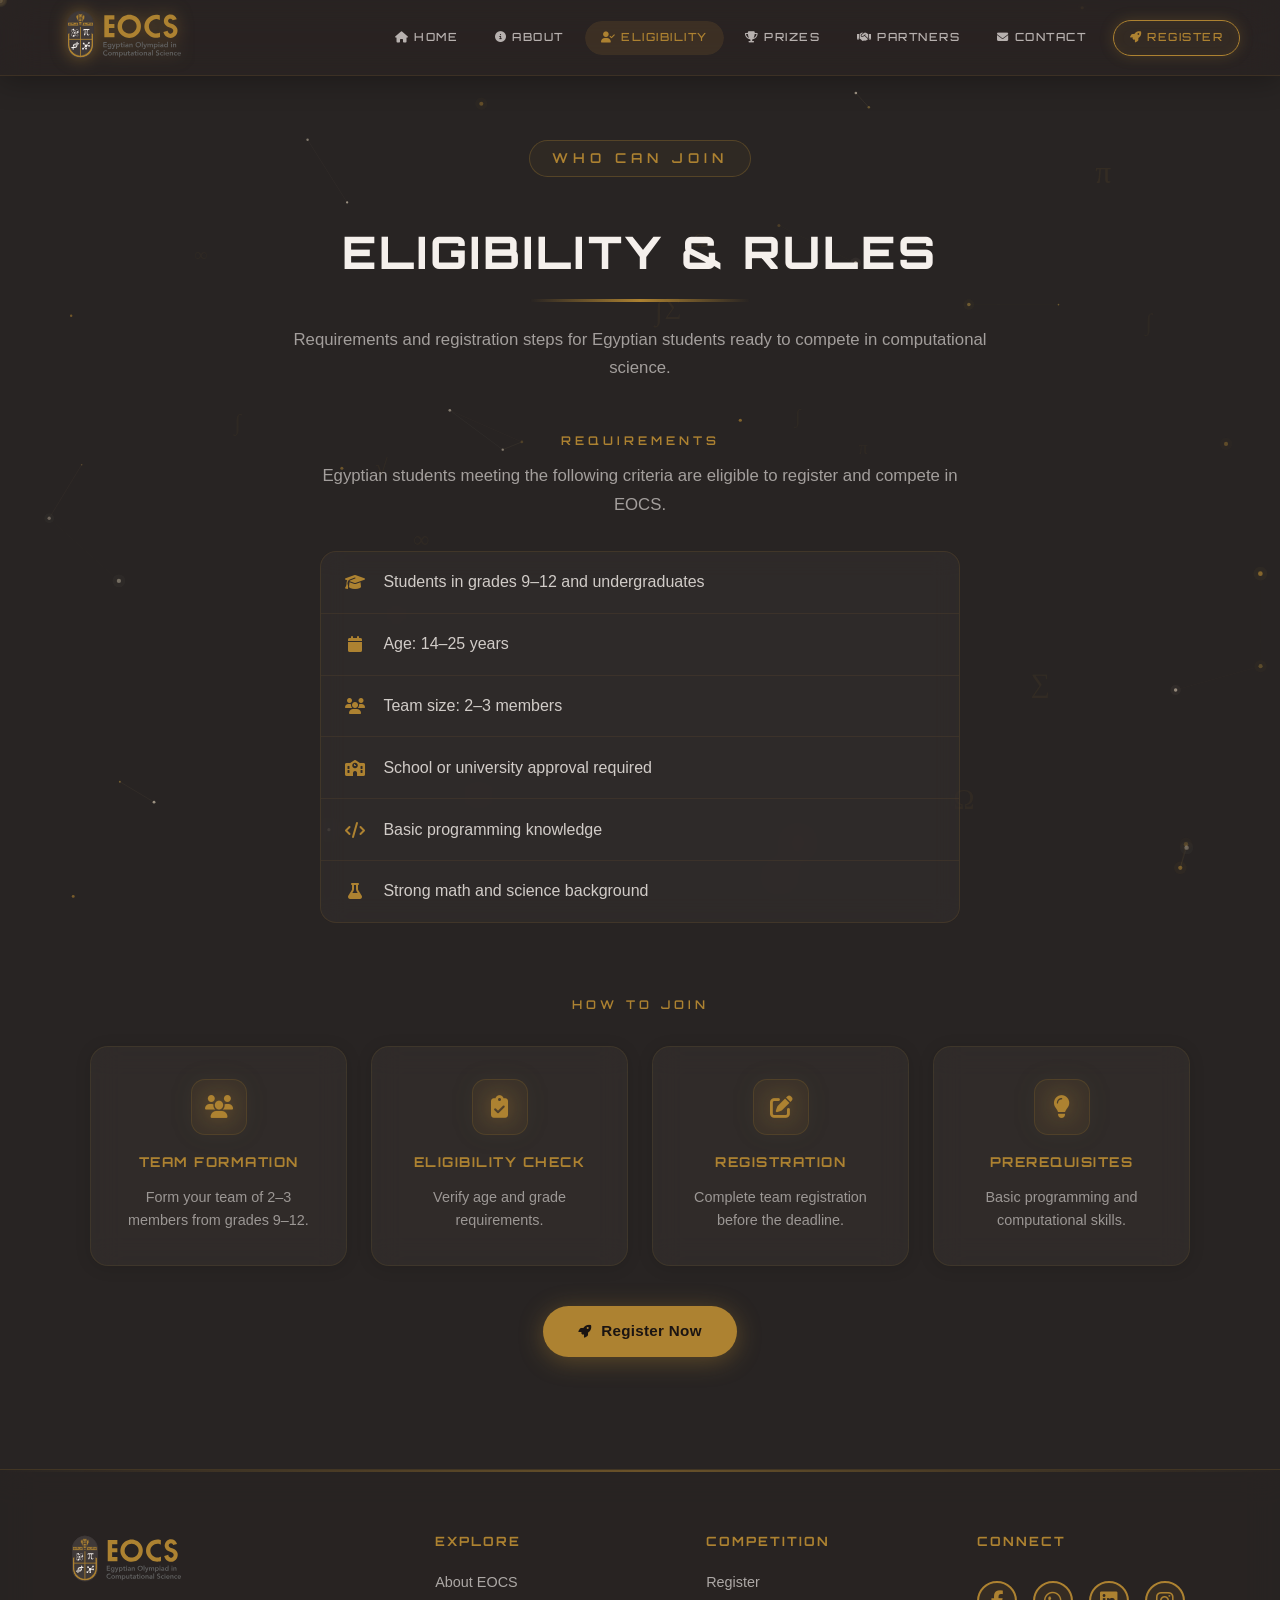
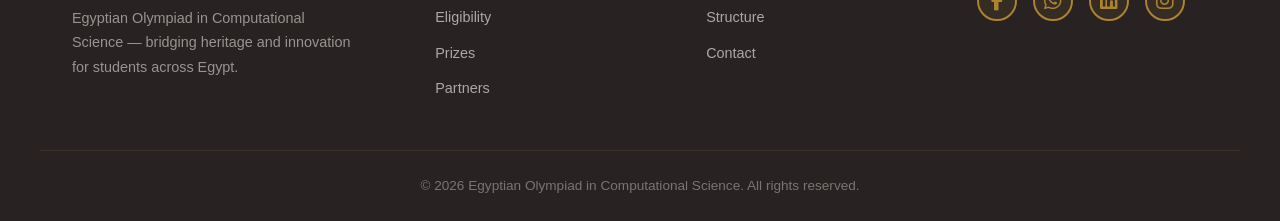
<file: pages/eligibility.html>
<!DOCTYPE html>
<html lang="en">
<head>
    <meta charset="UTF-8">
    <meta name="viewport" content="width=device-width, initial-scale=1.0">
    <meta name="description" content="Egyptian Olympiad in Computational Science - Eligibility Requirements and Rules">
    <title>Eligibility - EOCS</title>
    <link rel="stylesheet" href="../css/normalize.css">
    <link rel="stylesheet" href="../css/styles.css">
    <link rel="stylesheet" href="../css/animations.css">
    <link rel="stylesheet" href="../css/loader.css">
    <link rel="stylesheet" href="../css/logo-animation.css">
    <link rel="stylesheet" href="../css/navigation.css">
    <link rel="stylesheet" href="../css/modern.css">
    <link href="https://fonts.googleapis.com/css2?family=Orbitron:wght@400;500;600;700;800;900&display=swap" rel="stylesheet">
    <link href="https://cdnjs.cloudflare.com/ajax/libs/font-awesome/6.5.1/css/all.min.css" rel="stylesheet">
    <link rel="icon" type="image/x-icon" href="../assets/favicon/favicon.ico">
</head>
<body class="modern-page eligibility-page">
    <canvas id="particle-network"></canvas>
    <div class="main-content">
        <nav class="main-nav">
            <div class="nav-logo">
                <a href="../index.html"><img src="../assets/ECOS logo - PROFILE COVER-05.svg" alt="EOCS Logo"></a>
            </div>
            <button class="mobile-menu-btn" title="Toggle Menu" aria-label="Toggle navigation menu">
                <span></span><span></span><span></span>
            </button>
            <div class="nav-links desktop-nav">
                <a href="../index.html"><i class="fa-solid fa-house nav-link-icon"></i>Home</a>
                <a href="about.html"><i class="fa-solid fa-circle-info nav-link-icon"></i>About</a>
                <a href="eligibility.html" class="active"><i class="fa-solid fa-user-check nav-link-icon"></i>Eligibility</a>
                <a href="prizes.html"><i class="fa-solid fa-trophy nav-link-icon"></i>Prizes</a>
                <a href="partners.html"><i class="fa-solid fa-handshake nav-link-icon"></i>Partners</a>
                <a href="contact.html"><i class="fa-solid fa-envelope nav-link-icon"></i>Contact</a>
                <a href="auth/register.html" class="nav-register-btn"><i class="fa-solid fa-rocket nav-link-icon"></i>Register</a>
            </div>
            <div class="mobile-nav">
                <a href="../index.html">Home</a>
                <a href="about.html">About</a>
                <a href="eligibility.html" class="active">Eligibility</a>
                <a href="prizes.html">Prizes</a>
                <a href="partners.html">Partners</a>
                <a href="contact.html">Contact</a>
                <a href="auth/register.html" class="nav-register-btn">Register</a>
            </div>
        </nav>

        <header class="page-hero">
            <span class="hero-eyebrow">Who can join</span>
            <h1>ELIGIBILITY & RULES</h1>
            <hr class="hero-divider">
            <p>Requirements and registration steps for Egyptian students ready to compete in computational science.</p>
        </header>

        <section class="eligibility-section modern-section">
            <div class="requirements-panel">
                <span class="section-eyebrow">Requirements</span>
                <p class="section-intro">Egyptian students meeting the following criteria are eligible to register and compete in EOCS.</p>
                <ul class="requirements-list">
                    <li><i class="fa-solid fa-graduation-cap" aria-hidden="true"></i><span>Students in grades 9–12 and undergraduates</span></li>
                    <li><i class="fa-solid fa-calendar" aria-hidden="true"></i><span>Age: 14–25 years</span></li>
                    <li><i class="fa-solid fa-users" aria-hidden="true"></i><span>Team size: 2–3 members</span></li>
                    <li><i class="fa-solid fa-school" aria-hidden="true"></i><span>School or university approval required</span></li>
                    <li><i class="fa-solid fa-code" aria-hidden="true"></i><span>Basic programming knowledge</span></li>
                    <li><i class="fa-solid fa-flask" aria-hidden="true"></i><span>Strong math and science background</span></li>
                </ul>
            </div>

            <div class="registration-steps-block">
            <span class="section-eyebrow">How to join</span>
            <div class="steps-grid">
                <div class="step-card glass-card">
                    <div class="step-icon"><i class="fa-solid fa-users"></i></div>
                    <h3>TEAM FORMATION</h3>
                    <p>Form your team of 2–3 members from grades 9–12.</p>
                </div>
                <div class="step-card glass-card">
                    <div class="step-icon"><i class="fa-solid fa-clipboard-check"></i></div>
                    <h3>ELIGIBILITY CHECK</h3>
                    <p>Verify age and grade requirements.</p>
                </div>
                <div class="step-card glass-card">
                    <div class="step-icon"><i class="fa-solid fa-pen-to-square"></i></div>
                    <h3>REGISTRATION</h3>
                    <p>Complete team registration before the deadline.</p>
                </div>
                <div class="step-card glass-card">
                    <div class="step-icon"><i class="fa-solid fa-lightbulb"></i></div>
                    <h3>PREREQUISITES</h3>
                    <p>Basic programming and computational skills.</p>
                </div>
            </div>
            <p class="register-cta">
                <a href="auth/register.html" class="hero-button primary">
                    <i class="fa-solid fa-rocket btn-icon"></i> Register Now
                </a>
            </p>
            </div>
        </section>

        <footer class="main-footer modern-footer">
            <div class="footer-content">
                <div class="footer-section footer-brand">
                    <img src="../assets/ECOS logo - PROFILE COVER-05.svg" alt="EOCS" class="footer-logo">
                    <p>Egyptian Olympiad in Computational Science — bridging heritage and innovation for students across Egypt.</p>
                </div>
                <div class="footer-section">
                    <h3>Explore</h3>
                    <ul>
                        <li><a href="about.html">About EOCS</a></li>
                        <li><a href="eligibility.html">Eligibility</a></li>
                        <li><a href="prizes.html">Prizes</a></li>
                        <li><a href="partners.html">Partners</a></li>
                    </ul>
                </div>
                <div class="footer-section">
                    <h3>Competition</h3>
                    <ul>
                        <li><a href="auth/register.html">Register</a></li>
                        <li><a href="../index.html#competition">Structure</a></li>
                        <li><a href="contact.html">Contact</a></li>
                    </ul>
                </div>
                <div class="footer-section">
                    <h3>Connect</h3>
                    <div class="social-links">
                        <a href="https://www.facebook.com/egyptocs" class="social-icon facebook" aria-label="Facebook"></a>
                        <a href="https://whatsapp.com/channel/0029Vb5QNKSKAwEiegaoYF2B" class="social-icon whatsapp" aria-label="WhatsApp"></a>
                        <a href="https://www.linkedin.com/company/eg-ocs/" class="social-icon linkedin" aria-label="LinkedIn"></a>
                        <a href="https://www.instagram.com/eg_ocs/" class="social-icon instagram" aria-label="Instagram"></a>
                    </div>
                </div>
            </div>
            <div class="footer-bottom">
                <p>&copy; 2026 Egyptian Olympiad in Computational Science. All rights reserved.</p>
            </div>
        </footer>
    </div>

    <script src="../js/mobile-menu.js"></script>
    <script src="../js/nav-scroll.js"></script>
    <script src="../js/background-symbols.js"></script>
    <script src="../js/particles.js"></script>
</body>
</html>
</file>
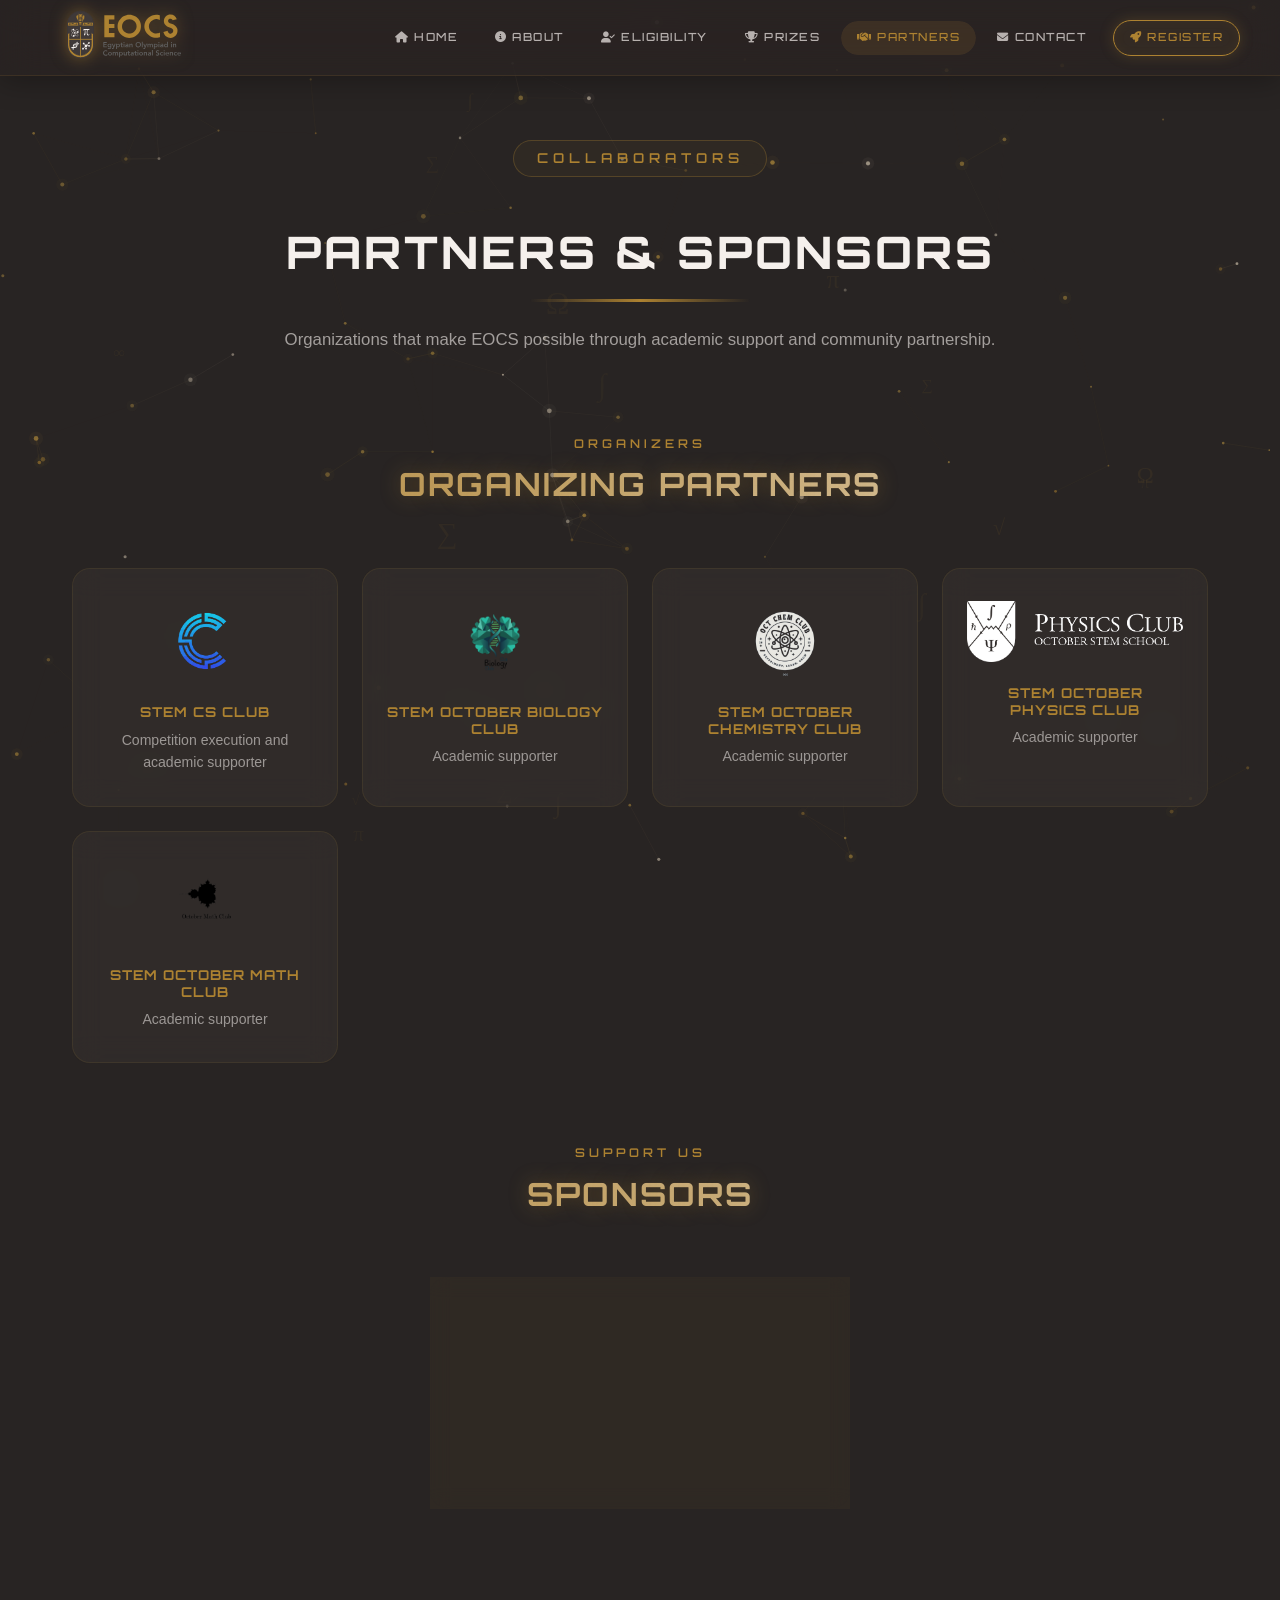
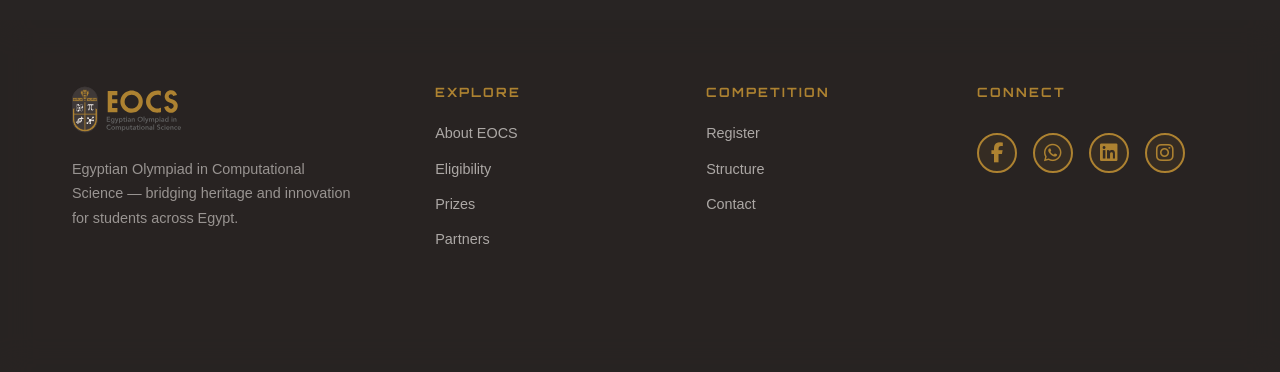
<file: pages/partners.html>
<!DOCTYPE html>
<html lang="en">
<head>
  <meta charset="UTF-8">
  <meta name="viewport" content="width=device-width, initial-scale=1.0">
  <meta name="description" content="Egyptian Olympiad in Computational Science - Our Partners and Sponsors">
  <title>Partners - EOCS</title>
  <link rel="stylesheet" href="../css/normalize.css">
  <link rel="stylesheet" href="../css/styles.css">
  <link rel="stylesheet" href="../css/navigation.css">
  <link rel="stylesheet" href="../css/modern.css">
  <link href="https://fonts.googleapis.com/css2?family=Orbitron:wght@400;500;600;700;800;900&display=swap" rel="stylesheet">
  <link href="https://cdnjs.cloudflare.com/ajax/libs/font-awesome/6.5.1/css/all.min.css" rel="stylesheet">
  <link rel="icon" type="image/x-icon" href="../assets/favicon/favicon.ico">
</head>
<body class="modern-page">
  <canvas id="particle-network"></canvas>
  <div class="main-content">
    <nav class="main-nav">
      <div class="nav-logo">
        <a href="../index.html"><img src="../assets/ECOS logo - PROFILE COVER-05.svg" alt="EOCS Logo"></a>
      </div>
      <button class="mobile-menu-btn" title="Toggle Menu" aria-label="Toggle navigation menu">
        <span></span><span></span><span></span>
      </button>
      <div class="nav-links desktop-nav">
        <a href="../index.html"><i class="fa-solid fa-house nav-link-icon"></i>Home</a>
        <a href="about.html"><i class="fa-solid fa-circle-info nav-link-icon"></i>About</a>
        <a href="eligibility.html"><i class="fa-solid fa-user-check nav-link-icon"></i>Eligibility</a>
        <a href="prizes.html"><i class="fa-solid fa-trophy nav-link-icon"></i>Prizes</a>
        <a href="partners.html" class="active"><i class="fa-solid fa-handshake nav-link-icon"></i>Partners</a>
        <a href="contact.html"><i class="fa-solid fa-envelope nav-link-icon"></i>Contact</a>
        <a href="auth/register.html" class="nav-register-btn"><i class="fa-solid fa-rocket nav-link-icon"></i>Register</a>
      </div>
      <div class="mobile-nav">
        <a href="../index.html">Home</a>
        <a href="about.html">About</a>
        <a href="eligibility.html">Eligibility</a>
        <a href="prizes.html">Prizes</a>
        <a href="partners.html" class="active">Partners</a>
        <a href="contact.html">Contact</a>
        <a href="auth/register.html" class="nav-register-btn">Register</a>
      </div>
    </nav>

    <header class="page-hero">
      <span class="hero-eyebrow">Collaborators</span>
      <h1>PARTNERS & SPONSORS</h1>
      <hr class="hero-divider">
      <p>Organizations that make EOCS possible through academic support and community partnership.</p>
    </header>

    <section class="page-section">
      <span class="section-eyebrow">Organizers</span>
      <h2>ORGANIZING PARTNERS</h2>
      <div class="partners-page-grid">
        <a href="https://www.stemcsclub.org" class="partner-card-modern" target="_blank" rel="noopener">
          <img src="../assets/images/CSC.png" alt="STEM CS Club">
          <h3>STEM CS Club</h3>
          <p>Competition execution and academic supporter</p>
        </a>
        <a href="https://www.octoberbiologyclub.org" class="partner-card-modern" target="_blank" rel="noopener">
          <img src="../assets/images/BiC.png" alt="October Biology Club">
          <h3>STEM October Biology Club</h3>
          <p>Academic supporter</p>
        </a>
        <a href="https://www.octphysicsclub.org" class="partner-card-modern" target="_blank" rel="noopener">
          <img src="../assets/images/ChC.png" alt="October Chemistry Club">
          <h3>STEM October Chemistry Club</h3>
          <p>Academic supporter</p>
        </a>
        <a href="https://www.octphysicsclub.org" class="partner-card-modern" target="_blank" rel="noopener">
          <img src="../assets/images/PhC.png" alt="October Physics Club">
          <h3>STEM October Physics Club</h3>
          <p>Academic supporter</p>
        </a>
        <a href="https://www.octphysicsclub.org" class="partner-card-modern" target="_blank" rel="noopener">
          <img src="../assets/images/mathclub.png" alt="October Math Club">
          <h3>STEM October Math Club</h3>
          <p>Academic supporter</p>
        </a>
      </div>
    </section>

    <section class="page-section" style="padding-top: 0;">
      <span class="section-eyebrow">Support us</span>
      <h2>SPONSORS</h2>
      <div class="partners-cta-row" style="margin-top: 1.5rem;">
        <div class="sponsor-card-modern">
          <h3>BECOME A SPONSOR</h3>
          <p>Join us in computing Egypt and empower the next generation of scientists.</p>
          <a href="contact.html" class="hero-button primary">
            <i class="fa-solid fa-envelope btn-icon"></i> Contact Us
          </a>
        </div>
      </div>
    </section>

    <footer class="main-footer modern-footer">
      <div class="footer-content">
        <div class="footer-section footer-brand">
          <img src="../assets/ECOS logo - PROFILE COVER-05.svg" alt="EOCS" class="footer-logo">
          <p>Egyptian Olympiad in Computational Science — bridging heritage and innovation for students across Egypt.</p>
        </div>
        <div class="footer-section">
          <h3>Explore</h3>
          <ul>
            <li><a href="about.html">About EOCS</a></li>
            <li><a href="eligibility.html">Eligibility</a></li>
            <li><a href="prizes.html">Prizes</a></li>
            <li><a href="partners.html">Partners</a></li>
          </ul>
        </div>
        <div class="footer-section">
          <h3>Competition</h3>
          <ul>
            <li><a href="auth/register.html">Register</a></li>
            <li><a href="../index.html#competition">Structure</a></li>
            <li><a href="contact.html">Contact</a></li>
          </ul>
        </div>
        <div class="footer-section">
          <h3>Connect</h3>
          <div class="social-links">
            <a href="https://www.facebook.com/egyptocs" class="social-icon facebook" aria-label="Facebook"></a>
            <a href="https://whatsapp.com/channel/0029Vb5QNKSKAwEiegaoYF2B" class="social-icon whatsapp" aria-label="WhatsApp"></a>
            <a href="https://www.linkedin.com/company/eg-ocs/" class="social-icon linkedin" aria-label="LinkedIn"></a>
            <a href="https://www.instagram.com/eg_ocs/" class="social-icon instagram" aria-label="Instagram"></a>
          </div>
        </div>
      </div>
      <div class="footer-bottom">
        <p>&copy; 2026 Egyptian Olympiad in Computational Science. All rights reserved.</p>
      </div>
    </footer>
  </div>

  <script src="../js/mobile-menu.js"></script>
  <script src="../js/nav-scroll.js"></script>
  <script src="../js/background-symbols.js"></script>
  <script src="../js/particles.js"></script>
</body>
</html>
</file>
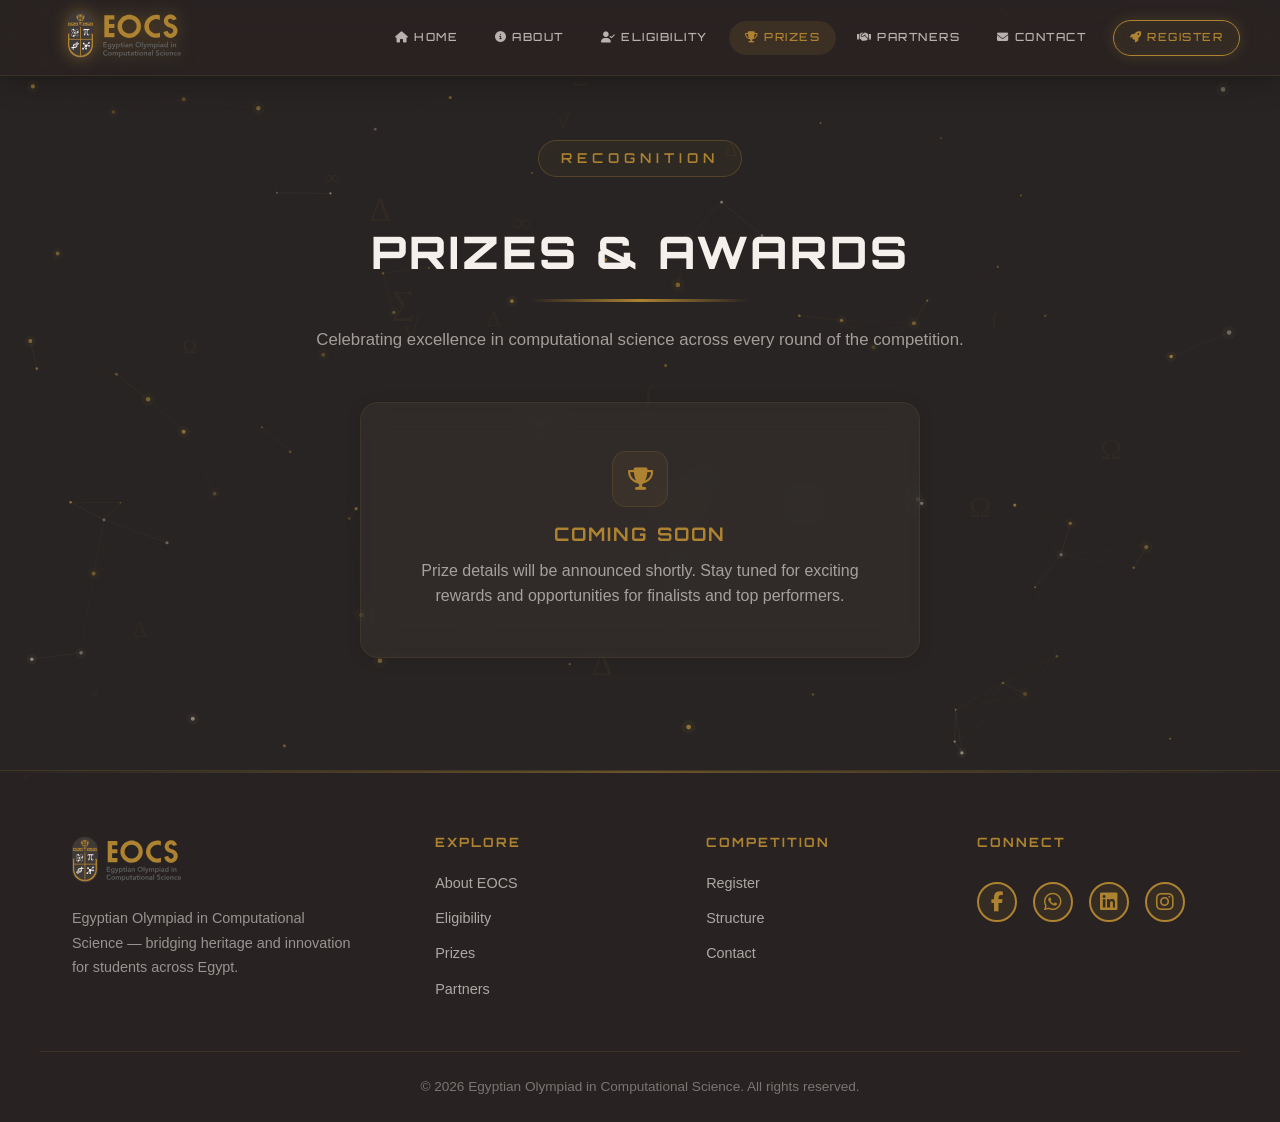
<file: pages/prizes.html>
<!DOCTYPE html>
<html lang="en">
<head>
  <meta charset="UTF-8">
  <meta name="viewport" content="width=device-width, initial-scale=1.0">
  <meta name="description" content="Egyptian Olympiad in Computational Science - Prizes and Awards">
  <title>Prizes - EOCS</title>
  <link rel="stylesheet" href="../css/normalize.css">
  <link rel="stylesheet" href="../css/styles.css">
  <link rel="stylesheet" href="../css/animations.css">
  <link rel="stylesheet" href="../css/navigation.css">
  <link rel="stylesheet" href="../css/modern.css">
  <link href="https://fonts.googleapis.com/css2?family=Orbitron:wght@400;500;600;700;800;900&display=swap" rel="stylesheet">
  <link href="https://cdnjs.cloudflare.com/ajax/libs/font-awesome/6.5.1/css/all.min.css" rel="stylesheet">
  <link rel="icon" type="image/x-icon" href="../assets/favicon/favicon.ico">
</head>
<body class="modern-page">
  <canvas id="particle-network"></canvas>
  <div class="main-content">
    <nav class="main-nav">
      <div class="nav-logo">
        <a href="../index.html"><img src="../assets/ECOS logo - PROFILE COVER-05.svg" alt="EOCS Logo"></a>
      </div>
      <button class="mobile-menu-btn" title="Toggle Menu" aria-label="Toggle navigation menu">
        <span></span><span></span><span></span>
      </button>
      <div class="nav-links desktop-nav">
        <a href="../index.html"><i class="fa-solid fa-house nav-link-icon"></i>Home</a>
        <a href="about.html"><i class="fa-solid fa-circle-info nav-link-icon"></i>About</a>
        <a href="eligibility.html"><i class="fa-solid fa-user-check nav-link-icon"></i>Eligibility</a>
        <a href="prizes.html" class="active"><i class="fa-solid fa-trophy nav-link-icon"></i>Prizes</a>
        <a href="partners.html"><i class="fa-solid fa-handshake nav-link-icon"></i>Partners</a>
        <a href="contact.html"><i class="fa-solid fa-envelope nav-link-icon"></i>Contact</a>
        <a href="auth/register.html" class="nav-register-btn"><i class="fa-solid fa-rocket nav-link-icon"></i>Register</a>
      </div>
      <div class="mobile-nav">
        <a href="../index.html">Home</a>
        <a href="about.html">About</a>
        <a href="eligibility.html">Eligibility</a>
        <a href="prizes.html" class="active">Prizes</a>
        <a href="partners.html">Partners</a>
        <a href="contact.html">Contact</a>
        <a href="auth/register.html" class="nav-register-btn">Register</a>
      </div>
    </nav>

    <header class="page-hero">
      <span class="hero-eyebrow">Recognition</span>
      <h1>PRIZES & AWARDS</h1>
      <hr class="hero-divider">
      <p>Celebrating excellence in computational science across every round of the competition.</p>
    </header>

    <section class="prizes-section modern-section">
      <div class="announcement-card-modern glass-card">
        <div class="card-icon" style="margin: 0 auto 1rem;"><i class="fa-solid fa-trophy"></i></div>
        <h3>COMING SOON</h3>
        <p>Prize details will be announced shortly. Stay tuned for exciting rewards and opportunities for finalists and top performers.</p>
      </div>
    </section>

    <footer class="main-footer modern-footer">
      <div class="footer-content">
        <div class="footer-section footer-brand">
          <img src="../assets/ECOS logo - PROFILE COVER-05.svg" alt="EOCS" class="footer-logo">
          <p>Egyptian Olympiad in Computational Science — bridging heritage and innovation for students across Egypt.</p>
        </div>
        <div class="footer-section">
          <h3>Explore</h3>
          <ul>
            <li><a href="about.html">About EOCS</a></li>
            <li><a href="eligibility.html">Eligibility</a></li>
            <li><a href="prizes.html">Prizes</a></li>
            <li><a href="partners.html">Partners</a></li>
          </ul>
        </div>
        <div class="footer-section">
          <h3>Competition</h3>
          <ul>
            <li><a href="auth/register.html">Register</a></li>
            <li><a href="../index.html#competition">Structure</a></li>
            <li><a href="contact.html">Contact</a></li>
          </ul>
        </div>
        <div class="footer-section">
          <h3>Connect</h3>
          <div class="social-links">
            <a href="https://www.facebook.com/egyptocs" class="social-icon facebook" aria-label="Facebook"></a>
            <a href="https://whatsapp.com/channel/0029Vb5QNKSKAwEiegaoYF2B" class="social-icon whatsapp" aria-label="WhatsApp"></a>
            <a href="https://www.linkedin.com/company/eg-ocs/" class="social-icon linkedin" aria-label="LinkedIn"></a>
            <a href="https://www.instagram.com/eg_ocs/" class="social-icon instagram" aria-label="Instagram"></a>
          </div>
        </div>
      </div>
      <div class="footer-bottom">
        <p>&copy; 2026 Egyptian Olympiad in Computational Science. All rights reserved.</p>
      </div>
    </footer>
  </div>

  <script src="../js/mobile-menu.js"></script>
  <script src="../js/nav-scroll.js"></script>
  <script src="../js/background-symbols.js"></script>
  <script src="../js/particles.js"></script>
</body>
</html>
</file>
<file: css/styles.css>
/* Custom Properties */
:root {
    /* Core Colors */
    --egyptian-gold: #ad8231;
    /* Accent color for highlights */
    --egyptian-dark: #3f3938;
    /* Background color */
    --egyptian-light: #f5f0ec;
    /* Primary text color */
    --egyptian-gray: #606060;
    /* Secondary text color */
    --egyptian-beige: #e4d5bd;
    /* Secondary accent color */

    /* Text Colors */
    --text-primary: var(--egyptian-light);
    --text-secondary: var(--egyptian-gray);
    --text-accent: var(--egyptian-gold);

    /* Effects */
    --gold-glow: 0 0 20px rgba(173, 130, 49, 0.4);
    --beige-glow: 0 0 30px rgba(228, 213, 189, 0.5);

    /* Backgrounds */
    --bg-primary: var(--beige-glow);
    --bg-overlay: var(--egyptian-dark);
    --bg-card: rgba(63, 57, 56, 0.9);
    --bg-hover: rgba(173, 130, 49, 0.1);

    /* Gradients */
    --gold-gradient: linear-gradient(45deg, var(--egyptian-gold), var(--egyptian-beige));
    --dark-gradient: linear-gradient(45deg, var(--egyptian-dark), var(--egyptian-dark));

    /* Spacing */
    --spacing-xs: 0.5rem;
    --spacing-sm: 1rem;
    --spacing-md: 2rem;
    --spacing-lg: 3rem;
    --spacing-xl: 4rem;

    /* Border Radius */
    --border-radius-sm: 4px;
    --border-radius-md: 8px;
    --border-radius-lg: 16px;
}

/* Base Styles */
*,
*::before,
*::after {
    box-sizing: border-box;
    margin: 0;
    padding: 0;
}

html {
    font-size: 16px;
    scroll-behavior: smooth;
}

body {
    font-family: 'Segoe UI', Roboto, 'Helvetica Neue', sans-serif;
    line-height: 1.6;
    color: var(--text-primary);
    background-color: var(--beige-glow);
    background-image:
        linear-gradient(rgba(63, 57, 56, 0.97), rgba(63, 57, 56, 0.97)),
        url('../images/hieroglyphs-pattern.svg');
    background-blend-mode: overlay;
    background-size: 200px;
    background-repeat: repeat;
    position: relative;
    overflow-x: hidden;
}

/* Typography */
h1,
h2,
h3,
h4,
h5,
h6 {
    font-family: 'Orbitron', sans-serif;
    line-height: 1.2;
    margin-bottom: var(--spacing-md);
    text-transform: uppercase;
    letter-spacing: 2px;
}

h1 {
    font-size: 3.5rem;
    font-weight: 800;
    color: var(--text-primary);
    text-shadow: 0 0 10px var(--egyptian-gold),
        0 0 20px var(--egyptian-gold),
        0 0 30px var(--egyptian-gold);
}

h2 {
    font-size: 2.5rem;
    font-weight: 700;
    color: transparent;
    text-align: center;
    position: relative;
    padding-bottom: var(--spacing-md);
    background: var(--gold-gradient);
    -webkit-background-clip: text;
    background-clip: text;
    text-shadow: var(--gold-glow);
}

/* Hero Section */
/* .hero {
    min-height: 100vh;
    padding: 120px 20px 60px;
    position: relative;
    background: var(--egyptian-dark);
    overflow: hidden;
    display: flex;
    justify-content: center;
    align-items: center;
    text-align: center;
}

.hero::before {
    content: '';
    position: absolute;
    top: 0;
    left: 0;
    right: 0;
    bottom: 0;
    background: url('../images/hieroglyphs-pattern.svg') center/200px repeat;
    opacity: 0.1;
    pointer-events: none;
}

.hero-content {
    max-width: 1000px;
    margin: 0 auto;
    padding: 40px;
    position: relative;
    z-index: 2;
    border: 1px solid var(--egyptian-gold);
    border-radius: var(--border-radius-lg);
    background: rgba(63, 57, 56, 0.7);
    box-shadow: 0 0 30px rgba(173, 130, 49, 0.2);
}

.hero-logo {
    width: 150px;
    margin: 0 auto 2rem;
    filter: drop-shadow(0 0 10px var(--egyptian-gold));
}

.hero h1 {
    font-family: 'Orbitron', sans-serif;
    font-size: 3.5rem;
    text-transform: uppercase;
    margin-bottom: 1rem;
    color: var(--egyptian-gold);
    text-shadow: 0 0 20px rgba(173, 130, 49, 0.5);
    letter-spacing: 4px;
}

.hero-subtitle {
    font-family: 'Orbitron', sans-serif;
    font-size: 1.2rem;
    color: var(--text-primary);
    margin-bottom: 2rem;
    letter-spacing: 2px;
}

.hero-made-by {
    font-size: 0.9rem;
    color: var(--text-secondary);
    margin-bottom: 3rem;
} */

























/* Hero Section */
.hero {
    min-height: 100vh;
    padding: 120px 20px 60px;
    position: relative;
    background: var(--bg-primary) url('../assets/images/hieroglyphs-pattern.svg') center/cover;
    overflow: hidden;
    display: flex;
    justify-content: center;
    align-items: center;
}

.hero::before {
    content: '';
    position: absolute;
    top: 0;
    left: 0;
    right: 0;
    bottom: 0;
    background:
        linear-gradient(45deg, rgba(173, 130, 49, 0.1) 0%, transparent 40%),
        linear-gradient(-45deg, rgba(173, 130, 49, 0.1) 0%, transparent 40%);
    animation: backgroundShimmer 10s infinite linear;
}

@keyframes backgroundShimmer {
    0% {
        background-position: 0% 0%;
    }

    100% {
        background-position: 200% 200%;
    }
}

.hero-content {
    width: 100%;
    max-width: 1200px;
    margin: 0 auto;
    padding: 40px;
    position: relative;
    z-index: 2;
    text-align: center;
}

.hero-box {
    background: var(--bg-card);
    border: 2px solid var(--egyptian-gold);
    box-shadow:
        0 0 20px rgba(173, 130, 49, 0.2),
        inset 0 0 20px rgba(173, 130, 49, 0.1);
    position: relative;
    overflow: hidden;
    padding: 40px;
    border-radius: var(--border-radius-lg);
}

.hero-box::before {
    content: '';
    position: absolute;
    inset: -2px;
    background: var(--gold-gradient);
    opacity: 0.1;
    z-index: -1;
}

.hero-box::after {
    content: '';
    position: absolute;
    top: -50%;
    left: -50%;
    width: 200%;
    height: 200%;
    background: linear-gradient(45deg,
            transparent,
            rgba(173, 130, 49, 0.1),
            transparent);
    animation: shine 3s infinite;
    transform-origin: center;
}

@keyframes shine {
    0% {
        transform: translateX(-100%);
    }

    100% {
        transform: translateX(100%);
    }
}

.glowing-text {
    font-family: 'Orbitron', sans-serif;
    font-size: 2.8rem;
    line-height: 1.2;
    margin-bottom: var(--spacing-sm);
    color: transparent;
    text-transform: uppercase;
    letter-spacing: 3px;
    font-weight: 800;
    text-shadow:
        0 0 15px var(--egyptian-gold),
        0 0 30px var(--egyptian-beige);
    position: relative;
    background: var(--gold-gradient);
    -webkit-background-clip: text;
    background-clip: text;
    color: transparent;
}

.hero-logo {
    width: 150px;
    height: auto;
    margin: 0 auto var(--spacing-md);
    filter: drop-shadow(0 0 8px var(--primary-light));
}

.hero-subtitle {
    font-family: 'Orbitron', sans-serif;
    font-size: 1rem;
    color: var(--text-primary);
    margin-bottom: var(--spacing-xs);
    letter-spacing: 1px;
}

.hero-made-by {
    color: var(--text-primary);
    font-size: 0.9rem;
    margin-bottom: var(--spacing-lg);
    opacity: 0.8;
}






















































/* Countdown Boxes */
.countdown-boxes {
    display: flex;
    justify-content: center;
    gap: 1.5rem;
    margin: 3rem 0;
}

.countdown-box {
    background: rgba(173, 130, 49, 0.1);
    border: 2px solid var(--egyptian-gold);
    border-radius: var(--border-radius-md);
    padding: 1.5rem;
    min-width: 120px;
    text-align: center;
    box-shadow: 0 0 20px rgba(173, 130, 49, 0.2);
}

.countdown-number {
    font-family: 'Orbitron', sans-serif;
    font-size: 2.5rem;
    font-weight: bold;
    color: var(--egyptian-gold);
    text-shadow: 0 0 10px rgba(173, 130, 49, 0.5);
    margin-bottom: 0.5rem;
}

.countdown-label {
    font-size: 0.9rem;
    color: var(--text-primary);
    text-transform: uppercase;
    letter-spacing: 1px;
}

.hero-buttons {
    display: flex;
    justify-content: center;
    gap: 1.5rem;
    margin-top: 3rem;
}

.hero-button {
    padding: 1rem 2rem;
    font-family: 'Orbitron', sans-serif;
    font-size: 1rem;
    text-transform: uppercase;
    letter-spacing: 1px;
    border-radius: var(--border-radius-md);
    transition: all 0.3s ease;
    text-decoration: none;
}

.hero-button.primary {
    background: var(--egyptian-gold);
    color: var(--egyptian-dark);
    border: none;
}

.hero-button.secondary {
    background: transparent;
    color: var(--egyptian-gold);
    border: 2px solid var(--egyptian-gold);
}

.hero-button:hover {
    transform: translateY(-2px);
    box-shadow: 0 0 20px rgba(173, 130, 49, 0.3);
}

/* Countdown Timer */
.countdown {
    padding: var(--spacing-lg);
    text-align: center;
    background: var(--primary-dark);
    position: relative;
}

.countdown::before {
    content: '';
    position: absolute;
    top: 0;
    left: 0;
    right: 0;
    height: 1px;
    background: var(--gradient-glow);
    opacity: 0.5;
}

.countdown-timer {
    display: flex;
    justify-content: center;
    gap: var(--spacing-md);
    margin-top: var(--spacing-md);
}

.time-block {
    background: var(--egyptian-dark);
    border: 2px solid var(--egyptian-gold);
    padding: var(--spacing-md) var(--spacing-lg);
    min-width: 120px;
    position: relative;
    overflow: hidden;
    box-shadow: 0 0 15px rgba(173, 130, 49, 0.2);
}

.time-block::before {
    content: '';
    position: absolute;
    top: 0;
    left: 0;
    width: 100%;
    height: 2px;
    background: var(--gold-gradient);
}

.time-block span {
    display: block;
    position: relative;
    z-index: 1;
}

.time-block .days,
.time-block .hours,
.time-block .minutes,
.time-block .seconds {
    font-family: 'Orbitron', sans-serif;
    font-size: 3.5rem;
    font-weight: 800;
    color: var(--egyptian-gold);
    text-shadow: 0 0 10px var(--egyptian-gold);
    margin-bottom: var(--spacing-xs);
    letter-spacing: 2px;
}

.time-block .label {
    font-family: 'Orbitron', sans-serif;
    font-size: 0.9rem;
    text-transform: uppercase;
    color: var(--primary-light);
    letter-spacing: 2px;
    font-weight: 500;
}

/* About Section */
.about-section {
    padding: var(--spacing-lg);
    background: var(--secondary-dark);
}

.container {
    max-width: 1200px;
    margin: 0 auto;
    padding: 0 var(--spacing-md);
}

.about-content {
    margin-top: var(--spacing-lg);
}

.about-text {
    max-width: 800px;
    margin: 0 auto var(--spacing-lg);
    text-align: center;
    font-size: 1.1rem;
    color: var(--text-primary);
    line-height: 1.8;
}

.timeline-grid {
    display: grid;
    grid-template-columns: repeat(3, 1fr);
    gap: var(--spacing-lg);
    margin-top: var(--spacing-lg);
}

.timeline-card {
    background: rgba(255, 255, 255, 0.05);
    border-radius: var(--border-radius-lg);
    padding: var(--spacing-lg);
    text-align: center;
    border: 1px solid var(--primary-light);
    transition: transform 0.3s ease, box-shadow 0.3s ease;
}

.timeline-card:hover {
    transform: translateY(-5px);
    box-shadow: 0 10px 20px rgba(0, 229, 255, 0.1);
}

.timeline-icon {
    width: 60px;
    height: 60px;
    margin: 0 auto var(--spacing-md);
    background: var(--primary-light);
    border-radius: 50%;
    display: flex;
    align-items: center;
    justify-content: center;
}



/* About Section */
.about-section {
    padding: var(--spacing-xl) var(--spacing-lg);
    background: var(--egyptian-dark);
    text-align: center;
    margin-top: 80px;
}

.about-section h2 {
    font-family: 'Orbitron', sans-serif;
    font-size: 3rem;
    color: var(--egyptian-gold);
    margin-bottom: var(--spacing-lg);
    text-transform: uppercase;
    letter-spacing: 4px;
}

.about-text {
    max-width: 800px;
    margin: 0 auto var(--spacing-xl);
    color: var(--text-primary);
    font-size: 1.2rem;
    line-height: 1.8;
}

.about-cards {
    display: grid;
    grid-template-columns: repeat(4, 1fr);
    gap: var(--spacing-lg);
    max-width: 1200px;
    margin: 0 auto;
}

.glowing-title {
    font-size: 3rem;
    color: var(--egyptian-gold);
    text-shadow: 0 0 20px rgba(173, 130, 49, 0.5);
    margin-bottom: var(--spacing-xl);
    text-transform: uppercase;
    letter-spacing: 4px;
    text-align: center;
    opacity: 1;
    transform: none;
    word-break: break-word;
    hyphens: auto;
    padding: 0 var(--spacing-md);
}

/* Sample Problems Section */
.sample-problems-section {
    padding: var(--spacing-xl) var(--spacing-lg);
    background: var(--egyptian-dark);
    text-align: center;
}

.problems-grid {
    display: grid;
    grid-template-columns: repeat(4, 1fr);
    gap: var(--spacing-lg);
    max-width: 1200px;
    margin: var(--spacing-xl) auto 0;
}

.problem-card {
    background: rgba(173, 130, 49, 0.1);
    border: 2px solid var(--egyptian-gold);
    border-radius: var(--border-radius-lg);
    padding: var(--spacing-lg);
    text-align: left;
    box-shadow: 0 0 20px rgba(173, 130, 49, 0.2);
    transition: transform 0.3s ease;
}

.problem-card:hover {
    transform: translateY(-5px);
    box-shadow: 0 10px 30px rgba(173, 130, 49, 0.3);
}

.problem-card h3 {
    color: var(--egyptian-gold);
    font-size: 1.8rem;
    margin-bottom: var(--spacing-md);
    text-transform: uppercase;
    letter-spacing: 2px;
    text-align: center;
}

.problem-card p {
    color: var(--text-primary);
    font-size: 1.1rem;
    line-height: 1.6;
    margin-bottom: var(--spacing-md);
    min-height: 80px;
}

.problem-details {
    display: flex;
    justify-content: space-between;
    align-items: center;
    margin-top: auto;
}

.difficulty,
.points {
    font-family: 'Orbitron', sans-serif;
    font-size: 0.9rem;
    padding: 4px 8px;
    border-radius: var(--border-radius-sm);
    background: rgba(173, 130, 49, 0.2);
    color: var(--egyptian-gold);
}

/* Syllabus Section */
.syllabus-section {
    padding: var(--spacing-xl) var(--spacing-lg);
    background: var(--egyptian-dark);
    text-align: center;
}

.syllabus-grid {
    display: grid;
    grid-template-columns: repeat(4, 1fr);
    gap: var(--spacing-lg);
    max-width: 1200px;
    margin: var(--spacing-xl) auto 0;
}

.syllabus-card {
    background: rgba(173, 130, 49, 0.1);
    border: 2px solid var(--egyptian-gold);
    border-radius: var(--border-radius-lg);
    padding: var(--spacing-lg);
    text-align: left;
    box-shadow: 0 0 20px rgba(173, 130, 49, 0.2);
    transition: transform 0.3s ease;
    height: 100%;
    display: flex;
    flex-direction: column;
}

.syllabus-card:hover {
    transform: translateY(-5px);
    box-shadow: 0 10px 30px rgba(173, 130, 49, 0.3);
}

.syllabus-card h3 {
    color: var(--egyptian-gold);
    font-family: 'Orbitron', sans-serif;
    font-size: 1.5rem;
    margin-bottom: var(--spacing-md);
    text-transform: uppercase;
    letter-spacing: 2px;
    text-align: center;
}

.syllabus-card ul {
    list-style: none;
    padding: 0;
    margin: 0;
    flex-grow: 1;
}

.syllabus-card li {
    color: var(--text-primary);
    font-size: 1.1rem;
    margin-bottom: var(--spacing-sm);
    padding-left: var(--spacing-md);
    position: relative;
    line-height: 1.4;
}

.syllabus-card li::before {
    content: '◈';
    position: absolute;
    left: 0;
    color: var(--egyptian-gold);
    opacity: 0.7;
}

.about-card {
    background: rgba(173, 130, 49, 0.1);
    border: 2px solid var(--egyptian-gold);
    border-radius: var(--border-radius-lg);
    padding: var(--spacing-sm);
    text-align: center;
    box-shadow: 0 0 20px rgba(173, 130, 49, 0.2);
    transition: transform 0.3s ease;
    height: 100%;
    overflow: auto;
    display: flex;
    justify-content: center;
    align-items: center;
    flex-direction: column;
}

.about-card h3 {
    color: var(--egyptian-gold);
    font-family: 'Orbitron', sans-serif;
    font-size: 1.2rem;
    margin-bottom: var(--spacing-md);
    width: fill-available;
    text-transform: uppercase;
    letter-spacing: 2px;
    text-align: center;
}

.about-card ul {
    list-style: none;
    padding: 0;
    margin: 0;
    flex-grow: 1;
}

.about-card li {
    color: var(--text-primary);
    font-size: 1.1rem;
    margin-bottom: var(--spacing-sm);
    padding-left: var(--spacing-md);
    position: relative;
    line-height: 1.4;
}

.about-card li::before {
    content: '◈';
    position: absolute;
    left: 0;
    color: var(--egyptian-gold);
    opacity: 0.7;
}

/* Eligibility Section */
.eligibility-section {
    padding: var(--spacing-xl) var(--spacing-lg);
    background: var(--egyptian-dark);
    overflow: hidden;
    text-align: center;
}

.eligibility-section h2 {
    font-family: 'Orbitron', sans-serif;
    font-size: 3rem;
    color: var(--egyptian-gold);
    margin-bottom: var(--spacing-xl);
    text-transform: uppercase;
    letter-spacing: 4px;
}

.eligibility-grid {
    display: grid;
    grid-template-columns: 1fr;
    gap: var(--spacing-xl);
    max-width: 800px;
    margin: 0 auto;
}

.rounds-grid {
    display: grid;
    grid-template-columns: 1fr;
    gap: var(--spacing-xl);
    max-width: 1000px;
    margin: var(--spacing-xl) auto;
}

.round-card {
    background: rgba(173, 130, 49, 0.1);
    border: 2px solid var(--egyptian-gold);
    border-radius: var(--border-radius-lg);
    padding: var(--spacing-xl);
    box-shadow: 0 0 20px rgba(173, 130, 49, 0.2);
}

.round-card h3 {
    color: var(--egyptian-gold);
    font-size: 2.5rem;
    text-align: center;
    margin-bottom: var(--spacing-lg);
    text-shadow: 0 0 10px rgba(173, 130, 49, 0.3);
    font-family: 'Orbitron', sans-serif;
    letter-spacing: 3px;
}

.round-details {
    background: rgba(173, 130, 49, 0.1);
    border: 2px solid var(--egyptian-gold);
    border-radius: var(--border-radius-lg);
    margin: var(--spacing-md) auto;
    max-width: 600px;
}

.detail-item {
    padding: var(--spacing-md) var(--spacing-lg);
    border-bottom: 1px solid rgba(173, 130, 49, 0.3);
}

.detail-item:last-child {
    border-bottom: none;
}

.detail-item h4 {
    color: var(--egyptian-gold);
    font-family: 'Orbitron', sans-serif;
    font-size: 1.4rem;
    margin-bottom: var(--spacing-sm);
    text-transform: uppercase;
    letter-spacing: 2px;
    text-align: center;
}

.detail-item p {
    color: var(--text-primary);
    font-size: 1.1rem;
    line-height: 1.5;
    text-align: center;
    margin: 0;
}

.eligibility-card {
    background: rgba(173, 130, 49, 0.1);
    border: 2px solid var(--egyptian-gold);
    border-radius: var(--border-radius-lg);
    padding: var(--spacing-xl);
    margin: 0 auto;
    max-width: 600px;
    box-shadow: 0 0 20px rgba(173, 130, 49, 0.2);
}

.eligibility-card h3 {
    font-family: 'Orbitron', sans-serif;
    color: var(--egyptian-gold);
    font-size: 2rem;
    margin-bottom: var(--spacing-lg);
    text-transform: uppercase;
    letter-spacing: 2px;
    text-align: center;
    word-break: break-word;
    hyphens: none;
}

.eligibility-list {
    list-style: none;
    padding: 0;
    margin: 0;
    text-align: left;
}

.eligibility-list li {
    color: var(--text-primary);
    margin-bottom: var(--spacing-md);
    padding-left: var(--spacing-md);
    position: relative;
    font-size: 1.1rem;
    line-height: 1.4;
    display: flex;
    align-items: flex-start;
}

.eligibility-list li::before {
    content: '◈';
    position: absolute;
    left: 0;
    color: var(--egyptian-gold);
    opacity: 0.7;
}

/* Prizes Section */
.prizes-section {
    padding: var(--spacing-xl) var(--spacing-lg);
    background: var(--egyptian-dark);
    text-align: center;
}

.prizes-section h2 {
    font-family: 'Orbitron', sans-serif;
    font-size: 3rem;
    color: var(--egyptian-gold);
    margin-bottom: var(--spacing-xl);
    text-transform: uppercase;
    letter-spacing: 4px;
}

.prizes-announcement {
    max-width: 800px;
    margin: 0 auto;
}

.announcement-card {
    background: rgba(173, 130, 49, 0.1);
    border: 2px solid var(--egyptian-gold);
    border-radius: var(--border-radius-lg);
    padding: var(--spacing-xl);
    box-shadow: 0 0 20px rgba(173, 130, 49, 0.2);
}

.announcement-card h3 {
    font-family: 'Orbitron', sans-serif;
    color: var(--egyptian-gold);
    font-size: 2rem;
    margin-bottom: var(--spacing-md);
    text-transform: uppercase;
    letter-spacing: 2px;
}

.announcement-card p {
    color: var(--text-primary);
    font-size: 1.2rem;
    line-height: 1.6;
    margin-bottom: var(--spacing-md);
}

.announcement-icon {
    font-size: 3rem;
    margin-top: var(--spacing-md);
}

/* Partners Section */
.partners-section {
    padding: var(--spacing-xl) var(--spacing-lg);
    background: var(--egyptian-dark);
    text-align: center;
}

.partners-section h2 {
    font-family: 'Orbitron', sans-serif;
    font-size: 3rem;
    color: var(--egyptian-gold);
    margin-bottom: var(--spacing-xl);
    text-transform: uppercase;
    letter-spacing: 4px;
}

.partners-grid {
    display: grid;
    grid-template-columns: repeat(3, 1fr);
    gap: var(--spacing-lg);
    max-width: 1200px;
    margin: 0 auto;
}

.partner-card {
    background: rgba(173, 130, 49, 0.1);
    border: 2px solid var(--egyptian-gold);
    border-radius: var(--border-radius-lg);
    padding: var(--spacing-lg);
    box-shadow: 0 0 20px rgba(173, 130, 49, 0.2);
    transition: transform 0.3s ease;
}

.partner-card:hover {
    transform: translateY(-5px);
}

.partner-logo {
    width: 200px;
    height: auto;
    margin-bottom: var(--spacing-md);
    filter: brightness(0) invert(1) sepia(100%) saturate(300%) hue-rotate(345deg);
}

.partner-content h3, p#special {
    font-family: 'Orbitron', sans-serif;
    color: var(--egyptian-gold);
    font-size: 1.5rem;
    margin-bottom: var(--spacing-sm);
    text-transform: uppercase;
    letter-spacing: 2px;
    opacity: 1;
}

.partner-content p {
    color: var(--text-primary);
    font-size: 1.1rem;
    margin-bottom: var(--spacing-md);
}

.partner-list {
    list-style: none;
    padding: 0;
    text-align: left;
}

.partner-list li {
    color: var(--text-primary);
    margin-bottom: var(--spacing-sm);
    padding-left: var(--spacing-md);
    position: relative;
    font-size: 1rem;
}

.partner-list li::before {
    content: '◈';
    position: absolute;
    left: 0;
    color: var(--egyptian-gold);
    opacity: 0.7;
}

.partner-card {
    display: flex;
    flex-direction: column;
    justify-content: space-between;
    min-height: 300px;
}

.sponsor-placeholder {
    height: 100%;
    display: flex;
    flex-direction: column;
    justify-content: center;
    align-items: center;
    gap: var(--spacing-md);
}

.sponsor-placeholder h3 {
    font-family: 'Orbitron', sans-serif;
    color: var(--egyptian-gold);
    font-size: 1.8rem;
    text-transform: uppercase;
    letter-spacing: 2px;
}

.sponsor-placeholder p {
    color: var(--text-primary);
    font-size: 1.1rem;
    margin-bottom: var(--spacing-md);
}

/* Steps Grid */
.steps-grid {
    display: grid;
    grid-template-columns: repeat(4, 1fr);
    gap: var(--spacing-lg);
    max-width: 1200px;
    margin: var(--spacing-xl) auto 0;
}

.step-card {
    background: rgba(173, 130, 49, 0.1);
    border: 2px solid var(--egyptian-gold);
    border-radius: var(--border-radius-lg);
    padding: var(--spacing-lg);
    text-align: center;
    box-shadow: 0 0 20px rgba(173, 130, 49, 0.2);
    transition: transform 0.3s ease;
}

.step-card:hover {
    transform: translateY(-5px);
}

.step-icon {
    font-size: 2.5rem;
    margin-bottom: var(--spacing-md);
    filter: drop-shadow(0 0 10px rgba(173, 130, 49, 0.5));
}

.step-card h3 {
    font-family: 'Orbitron', sans-serif;
    color: var(--egyptian-gold);
    font-size: 1.5rem;
    margin-bottom: var(--spacing-sm);
    text-transform: uppercase;
    letter-spacing: 2px;
}

.step-card p {
    color: var(--text-primary);
    font-size: 1.1rem;
    line-height: 1.6;
}

/* Footer */
.main-footer {
    background: var(--egyptian-dark);
    border-top: 2px solid var(--egyptian-gold);
    padding: var(--spacing-xl) 0 var(--spacing-lg);
    position: relative;
    overflow: hidden;
}

.main-footer::before {
    content: '';
    position: absolute;
    top: 0;
    left: 0;
    right: 0;
    height: 2px;
    background: linear-gradient(90deg,
            transparent,
            var(--egyptian-gold),
            transparent);
    opacity: 0.5;
    animation: shimmerLine 2s infinite;
}

@keyframes shimmerLine {
    0% {
        opacity: 0.3;
    }

    50% {
        opacity: 0.7;
    }

    100% {
        opacity: 0.3;
    }
}

.footer-content {
    max-width: 1200px;
    margin: 0 auto;
    padding: 0 var(--spacing-md);
    display: grid;
    grid-template-columns: repeat(3, 1fr);
    gap: var(--spacing-xl);
}

.footer-section {
    animation: fadeInUp 0.6s ease-out forwards;
    opacity: 0;
}

.footer-section:nth-child(1) {
    animation-delay: 0.2s;
}

.footer-section:nth-child(2) {
    animation-delay: 0.4s;
}

.footer-section:nth-child(3) {
    animation-delay: 0.6s;
}

@keyframes fadeInUp {
    from {
        opacity: 0;
        transform: translateY(20px);
    }

    to {
        opacity: 1;
        transform: translateY(0);
    }
}

.footer-section h3 {
    font-family: 'Orbitron', sans-serif;
    color: var(--egyptian-gold);
    margin-bottom: var(--spacing-md);
    font-size: 1.5rem;
    text-transform: uppercase;
    letter-spacing: 2px;
}

.footer-section ul {
    list-style: none;
}

.footer-section ul li {
    margin-bottom: var(--spacing-sm);
}

.footer-section a {
    color: var(--text-primary);
    text-decoration: none;
    transition: all 0.3s ease;
    position: relative;
    padding: 0.2rem 0;
}

.footer-section a::after {
    content: '';
    position: absolute;
    bottom: 0;
    left: 0;
    width: 0;
    height: 1px;
    background: var(--egyptian-gold);
    transition: width 0.3s ease;
}

.footer-section a:hover {
    color: var(--egyptian-gold);
}

.footer-section a:hover::after {
    width: 100%;
}

.social-links {
    display: flex;
    gap: var(--spacing-sm);
    margin-top: var(--spacing-md);
    
}

.social-icon {
    text-decoration: none;
    width: 40px;
    height: 40px;
    border-radius: 50%;
    background: rgba(173, 130, 49, 0.1);
    border: 2px solid var(--egyptian-gold);
    display: flex;
    align-items: center;
    justify-content: center;
    transition: all 0.3s ease;
    position: relative;
}


.social-icon::before {
    font-family: "Font Awesome 6 Brands";
    color: var(--egyptian-gold);
    font-size: 20px;
}

.social-icon.facebook::before {
    content: "\f39e";
}

.social-icon.whatsapp::before {
    content: "\f232";
}

.social-icon.linkedin::before {
    content: "\f08c";
}

.social-icon.instagram::before {
    content: "\f16d";
}

.social-icon:hover {
    text-decoration: none;
    transform: translateY(-3px);
    box-shadow: 0 0 15px rgba(173, 130, 49, 0.3);
    background: var(--egyptian-gold);
}

.social-icon::after {
    display: none !important;
}

.social-icon,
.social-icon:link,
.social-icon:visited,
.social-icon:hover,
.social-icon:active {
    text-decoration: none !important;
}
.social-icon {
    outline: none;
}

.social-icon:hover,
.social-icon:focus {
    outline: none;
    text-decoration: none !important;
}
.social-icon:hover::before {
    color: var(--egyptian-dark);
}

.footer-bottom {
    margin-top: var(--spacing-xl);
    padding-top: var(--spacing-md);
    border-top: 1px solid rgba(173, 130, 49, 0.2);
    text-align: center;
}

.footer-bottom p {
    color: var(--text-secondary);
    font-size: 0.9rem;
}

/* Contact Page Styles */
.contact-hero {
    padding: var(--spacing-xl) var(--spacing-lg);
    background: var(--egyptian-dark);
    text-align: center;
    position: relative;
}

.contact-hero h1 {
    color: var(--egyptian-gold);
    margin-bottom: var(--spacing-md);
    text-transform: uppercase;
    letter-spacing: 4px;
}

.contact-hero p {
    color: var(--text-primary);
    font-size: 1.2rem;
    margin-bottom: var(--spacing-xl);
}

.hero-stats {
    display: grid;
    grid-template-columns: repeat(3, 1fr);
    gap: var(--spacing-lg);
    max-width: 900px;
    margin: 0 auto;
}

.stat-item {
    background: rgba(173, 130, 49, 0.1);
    border: 2px solid var(--egyptian-gold);
    border-radius: var(--border-radius-lg);
    padding: var(--spacing-lg);
    text-align: center;
}

.stat-number {
    display: block;
    font-family: 'Orbitron', sans-serif;
    font-size: 2.5rem;
    color: var(--egyptian-gold);
    margin-bottom: var(--spacing-sm);
}

.stat-label {
    color: var(--text-primary);
    font-size: 1.1rem;
    text-transform: uppercase;
    letter-spacing: 1px;
}

.contact-grid {
    display: grid;
    grid-template-columns: repeat(4, 1fr);
    gap: var(--spacing-lg);
    max-width: 1200px;
    margin: var(--spacing-xl) auto;
}

.contact-card {
    background: rgba(173, 130, 49, 0.1);
    border: 2px solid var(--egyptian-gold);
    border-radius: var(--border-radius-lg);
    padding: var(--spacing-lg);
    text-align: center;
    transition: transform 0.3s ease;
}

.contact-card:hover {
    transform: translateY(-5px);
}

.contact-icon {
    font-size: 2.5rem;
    margin-bottom: var(--spacing-md);
}

.contact-card h3 {
    color: var(--egyptian-gold);
    font-size: 1.5rem;
    margin-bottom: var(--spacing-sm);
    text-transform: uppercase;
    letter-spacing: 2px;
}

.contact-card p {
    color: var(--text-primary);
    margin-bottom: var(--spacing-sm);
}

.contact-form-section {
    margin-top: 100px;
    padding: var(--spacing-xl) var(--spacing-lg);
    background: var(--egyptian-dark);
}

.form-container {
    max-width: 800px;
    margin: 0 auto;
    background: rgba(173, 130, 49, 0.1);
    border: 2px solid var(--egyptian-gold);
    border-radius: var(--border-radius-lg);
    padding: var(--spacing-xl);
}

.form-container h2 {
    text-align: center;
    margin-bottom: var(--spacing-lg);
}

.form-intro {
    text-align: center;
    margin-bottom: var(--spacing-xl);
}

.form-group {
    margin-bottom: var(--spacing-md);
}

.form-group label {
    display: block;
    color: var(--egyptian-gold);
    margin-bottom: var(--spacing-sm);
    font-family: 'Orbitron', sans-serif;
    text-transform: uppercase;
    letter-spacing: 1px;
}

.form-group input,
.form-group select,
.form-group textarea {
    width: 100%;
    padding: var(--spacing-sm);
    background: rgba(173, 130, 49, 0.1);
    border: 2px solid var(--egyptian-gold);
    border-radius: var(--border-radius-md);
    color: var(--text-primary);
    font-family: inherit;
}

.form-group input:focus,
.form-group select:focus,
.form-group textarea:focus {
    outline: none;
    box-shadow: 0 0 15px rgba(173, 130, 49, 0.3);
}

.submit-btn {
    width: 100%;
    padding: var(--spacing-md);
    background: var(--egyptian-gold);
    color: var(--egyptian-dark);
    border: none;
    border-radius: var(--border-radius-md);
    font-family: 'Orbitron', sans-serif;
    font-size: 1.1rem;
    text-transform: uppercase;
    letter-spacing: 2px;
    cursor: pointer;
    transition: all 0.3s ease;
}

.submit-btn:hover {
    transform: translateY(-2px);
    box-shadow: 0 0 20px rgba(173, 130, 49, 0.3);
}

.support-channels {
    padding: var(--spacing-xl) var(--spacing-lg);
    background: var(--egyptian-dark);
    text-align: center;
}

.channels-grid {
    display: grid;
    grid-template-columns: repeat(3, 1fr);
    gap: var(--spacing-lg);
    max-width: 1200px;
    margin: var(--spacing-xl) auto;
}

.channel-card {
    background: rgba(173, 130, 49, 0.1);
    border: 2px solid var(--egyptian-gold);
    border-radius: var(--border-radius-lg);
    padding: var(--spacing-lg);
    text-align: center;
    transition: transform 0.3s ease;
}

.channel-card:hover {
    transform: translateY(-5px);
}

.channel-icon {
    font-size: 2.5rem;
    margin-bottom: var(--spacing-md);
}

.channel-card h3 {
    color: var(--egyptian-gold);
    margin-bottom: var(--spacing-sm);
}

.channel-card p {
    color: var(--text-primary);
    margin-bottom: var(--spacing-md);
}

.chat-btn,
.whatsapp-btn,
.email-btn {
    display: inline-block;
    padding: var(--spacing-sm) var(--spacing-md);
    background: var(--egyptian-gold);
    color: var(--egyptian-dark);
    text-decoration: none;
    border-radius: var(--border-radius-md);
    font-family: 'Orbitron', sans-serif;
    text-transform: uppercase;
    letter-spacing: 1px;
    transition: all 0.3s ease;
}

.chat-btn:hover,
.whatsapp-btn:hover,
.email-btn:hover {
    transform: translateY(-2px);
    box-shadow: 0 0 15px rgba(173, 130, 49, 0.3);
}

/* Auth Pages */
.auth-container {
    margin-top: 80px;
    min-height: 100vh;
    padding: var(--spacing-xl) var(--spacing-lg);
    background: var(--egyptian-dark);
    display: flex;
    justify-content: center;
    align-items: center;
    position: relative;
    overflow: hidden;
}

.auth-box {
    background: rgba(173, 130, 49, 0.1);
    border: 2px solid var(--egyptian-gold);
    border-radius: var(--border-radius-lg);
    padding: var(--spacing-xl);
    width: 100%;
    max-width: 600px;
    position: relative;
    z-index: 2;
    box-shadow: 0 0 30px rgba(173, 130, 49, 0.2);
}

.auth-logo {
    width: 120px;
    height: auto;
    margin: 0 auto var(--spacing-lg);
    display: block;
}

.auth-box h2 {
    text-align: center;
    color: var(--egyptian-gold);
    font-size: 2.5rem;
    margin-bottom: var(--spacing-sm);
    text-transform: uppercase;
    letter-spacing: 2px;
    font-family: 'Orbitron', sans-serif;
}

.auth-subtitle {
    text-align: center;
    color: var(--text-primary);
    margin-bottom: var(--spacing-xl);
    font-size: 1.1rem;
}

.auth-form {
    display: flex;
    flex-direction: column;
    gap: var(--spacing-md);
}

.form-row {
    display: grid;
    grid-template-columns: repeat(2, 1fr);
    gap: var(--spacing-md);
}

.form-group {
    margin-bottom: var(--spacing-md);
}

.form-group label {
    display: block;
    color: var(--egyptian-gold);
    margin-bottom: var(--spacing-xs);
    font-family: 'Orbitron', sans-serif;
    font-size: 0.9rem;
    text-transform: uppercase;
    letter-spacing: 1px;
}

.form-group input,
.form-group select {
    width: 100%;
    padding: var(--spacing-sm);
    background: rgba(173, 130, 49, 0.1);
    border: 2px solid var(--egyptian-gold);
    border-radius: var(--border-radius-md);
    color: var(--text-primary);
    font-family: inherit;
}

.form-group input:focus,
.form-group select:focus {
    outline: none;
    box-shadow: 0 0 15px rgba(173, 130, 49, 0.3);
}

.form-group input::placeholder {
    color: rgba(245, 240, 236, 0.5);
}

.form-checkbox {
    display: flex;
    align-items: center;
    gap: var(--spacing-sm);
}

.form-checkbox label {
    display: flex;
    align-items: center;
    gap: var(--spacing-sm);
    color: var(--text-primary);
    font-family: inherit;
    text-transform: none;
    letter-spacing: normal;
    font-size: 0.9rem;
}

/* Competition Structure */
.competition-structure {
    padding: var(--spacing-xl) var(--spacing-lg);
    background: var(--egyptian-dark);
    text-align: center;
}

.competition-structure h2 {
    font-family: 'Orbitron', sans-serif;
    font-size: 3rem;
    color: var(--egyptian-gold);
    margin-bottom: var(--spacing-xl);
    text-transform: uppercase;
    letter-spacing: 4px;
}
.form-checkbox input[type="checkbox"] {
    width: 20px;
    height: 20px;
    border: 2px solid var(--egyptian-gold);
    border-radius: var(--border-radius-sm);
    background: rgba(173, 130, 49, 0.1);
    cursor: pointer;
}

.form-checkbox a {
    color: var(--egyptian-gold);
    text-decoration: none;
    transition: all 0.3s ease;
}

.form-checkbox a:hover {
    text-decoration: underline;
}

.auth-submit {
    width: 100%;
    padding: var(--spacing-md);
    background: var(--egyptian-gold);
    color: var(--egyptian-dark);
    border: none;
    border-radius: var(--border-radius-md);
    font-family: 'Orbitron', sans-serif;
    font-size: 1.1rem;
    text-transform: uppercase;
    letter-spacing: 2px;
    cursor: pointer;
    transition: all 0.3s ease;
    margin-top: var(--spacing-md);
}

.auth-submit:hover {
    transform: translateY(-2px);
    box-shadow: 0 0 20px rgba(173, 130, 49, 0.3);
}

.auth-footer {
    text-align: center;
    margin-top: var(--spacing-lg);
    color: var(--text-primary);
}

.auth-footer a {
    color: var(--egyptian-gold);
    text-decoration: none;
    transition: all 0.3s ease;
}

.auth-footer a:hover {
    text-decoration: underline;
}

.auth-decorative-elements {
    position: absolute;
    top: 0;
    left: 0;
    right: 0;
    bottom: 0;
    pointer-events: none;
    overflow: hidden;
    z-index: 1;
}

.auth-decorative-elements .element {
    position: absolute;
    opacity: 0.1;
    filter: brightness(0) invert(1) sepia(100%) saturate(300%) hue-rotate(345deg);
}

.auth-decorative-elements .dna {
    top: 10%;
    left: 5%;
    width: 150px;
    height: 150px;
    background: url('../assets/images/dna.svg') no-repeat center/contain;
    animation: float 6s ease-in-out infinite;
}

.auth-decorative-elements .math {
    top: 60%;
    right: 5%;
    width: 120px;
    height: 120px;
    background: url('../assets/images/math.svg') no-repeat center/contain;
    animation: float 8s ease-in-out infinite;
}

.auth-decorative-elements .chemistry {
    bottom: 10%;
    left: 10%;
    width: 100px;
    height: 100px;
    background: url('../assets/images/chemistry.svg') no-repeat center/contain;
    animation: float 7s ease-in-out infinite;
}

.auth-decorative-elements .hieroglyph {
    top: 30%;
    right: 15%;
    width: 80px;
    height: 80px;
    background: url('../assets/images/hieroglyph.svg') no-repeat center/contain;
    animation: float 5s ease-in-out infinite;
}

.back-link {
    color: var(--text-primary);
    text-decoration: none;
    display: flex;
    align-items: center;
    gap: var(--spacing-sm);
    font-family: 'Orbitron', sans-serif;
    text-transform: uppercase;
    letter-spacing: 1px;
    transition: all 0.3s ease;
    margin-bottom: var(--spacing-lg);
}

.back-link:hover {
    color: var(--egyptian-gold);
}

/* Responsive Design */
@media (max-width: 1024px) {
    .timeline-item {
        width: 100%;
        margin: 0;
    }

    .timeline-item::before {
        display: none;
    }

    .about-cards,
    .eligibility-grid,
    .partners-grid,
    .steps-grid,
    .hero-stats,
    .contact-grid,
    .channels-grid,
    .problems-grid,
    .syllabus-grid {
        grid-template-columns: repeat(2, 1fr);
    }

    .partner-logo {
        width: 150px;
    }

    .step-card,
    .contact-card,
    .channel-card,
    .problem-card,
    .syllabus-card {
        padding: var(--spacing-md);
    }

    .form-container {
        padding: var(--spacing-lg);
    }

    .glowing-title {
        font-size: 2.5rem;
    }

    .problem-card p {
        min-height: auto;
    }

    .auth-box {
        margin: var(--spacing-sm);
        padding: var(--spacing-lg);
        width: calc(100% - var(--spacing-sm) * 2);
        max-width: none;
    }

    .form-row {
        grid-template-columns: 1fr;
    }

    .form-group input,
    .form-group select {
        padding: var(--spacing-md);
        font-size: 16px; /* Prevents iOS zoom on focus */
    }

    .auth-submit {
        padding: var(--spacing-lg);
        font-size: 1.2rem;
    }
}

@media (max-width: 768px) {
    html {
        font-size: 14px;
    }

    .glowing-text {
        font-size: 2rem;
        line-height: 1.3;
        word-wrap: break-word;
        -webkit-hyphens: auto;
        -ms-hyphens: auto;
        hyphens: auto;
    }

    .hero-subtitle {
        font-size: 0.9rem;
        padding: 0 var(--spacing-sm);
    }

    .hero-content {
        padding: var(--spacing-md);
    }

    .hero-box {
        padding: var(--spacing-md);
    }

    h1 {
        font-size: 2.5rem;
        word-wrap: break-word;
        -webkit-hyphens: auto;
        -ms-hyphens: auto;
        hyphens: auto;
    }

    h2 {
        font-size: 2rem;
        word-wrap: break-word;
        -webkit-hyphens: auto;
        -ms-hyphens: auto;
        hyphens: auto;
    }

    .competition-structure h2,
    .about-section h2,
    .eligibility-section h2,
    .prizes-section h2,
    .partners-section h2,
    .glowing-title {
        font-size: 1.8rem;
        padding: 0 var(--spacing-sm);
    }

    .about-cards,
    .problems-grid,
    .syllabus-grid,
    .eligibility-grid,
    .partners-grid,
    .steps-grid,
    .hero-stats,
    .contact-grid,
    .channels-grid {
        grid-template-columns: 1fr;
        gap: var(--spacing-md);
        padding: 0 var(--spacing-sm);
    }

    .timeline-item h3,
    .announcement-card h3,
    .partner-content h3,
    .contact-card h3,
    .channel-card h3,
    .problem-card h3,
    .syllabus-card h3 {
        font-size: 1.3rem;
        word-wrap: break-word;
        -webkit-hyphens: auto;
        -ms-hyphens: auto;
        hyphens: auto;
    }

    .countdown-boxes {
        flex-wrap: wrap;
        gap: var(--spacing-md);
    }

    .countdown-box {
        min-width: calc(50% - var(--spacing-md));
        padding: var(--spacing-md);
    }

    .countdown-number {
        font-size: 2rem;
    }

    .hero-buttons {
        flex-direction: column;
        gap: var(--spacing-md);
    }

    .hero-button {
        width: 100%;
    }

    .step-card,
    .contact-card,
    .channel-card,
    .problem-card,
    .syllabus-card {
        margin-bottom: var(--spacing-md);
        padding: var(--spacing-md);
    }

    .timeline-item h3,
    .announcement-card h3,
    .partner-content h3,
    .contact-card h3,
    .channel-card h3,
    .problem-card h3,
    .syllabus-card h3 {
        font-size: 1.3rem;
    }

    .announcement-card,
    .form-container {
        padding: var(--spacing-md);
    }

    .contact-hero h1 {
        font-size: 1.8rem;
    }

    .stat-number {
        font-size: 1.8rem;
    }

    .footer-content {
        grid-template-columns: 1fr;
        text-align: center;
    }

    .social-links {
        justify-content: center;
    }

    .auth-box {
        margin: var(--spacing-xs);
        padding: var(--spacing-lg);
        width: calc(100% - var(--spacing-xs) * 2);
        max-width: none;
    }

    .form-row {
        grid-template-columns: 1fr;
    }

    .glowing-title {
        font-size: 2rem;
        letter-spacing: 2px;
        padding: 0 var(--spacing-sm);
    }

    .problems-grid,
    .syllabus-grid {
        grid-template-columns: 1fr;
        gap: var(--spacing-md);
        padding: 0 var(--spacing-md);
        margin: var(--spacing-lg) auto 0;
    }

    .problem-card,
    .syllabus-card {
        width: 100%;
        max-width: 400px;
        margin: 0 auto;
        padding: var(--spacing-lg);
    }

    .problem-card h3,
    .syllabus-card h3 {
        font-size: 1.5rem;
        margin-bottom: var(--spacing-md);
    }

    .problem-card p {
        font-size: 1rem;
        line-height: 1.5;
        margin-bottom: var(--spacing-md);
    }

    .problem-details {
        flex-wrap: wrap;
        gap: var(--spacing-sm);
        justify-content: center;
    }

    .difficulty,
    .points {
        width: auto;
        padding: var(--spacing-xs) var(--spacing-sm);
    }

    .sample-problems-section,
    .syllabus-section {
        padding: var(--spacing-lg) var(--spacing-sm);
    }

    section {
        overflow-x: hidden; /* Prevent horizontal scrolling */
    }
}

@media (max-width: 480px) {
    html {
        font-size: 12px;
        --spacing-md: 1rem;
        --spacing-lg: 1.5rem;
        --spacing-xl: 2rem;
    }
    h1 {
        font-size: 2.5rem !important;
    }
    h2 {
        font-size: 2 !important;
    }
    .auth-box {
        margin: 0;
        padding: var(--spacing-md);
        width: 100%;
        border-radius: 0;
    }
    .hero-content,
    .hero-box,
    section,
    .about-card,
    .eligibility-card,
    .timeline-item,
    .competition-structure,
    .round-card {
        padding-inline: 1rem !important;
    }

    .form-group {
        margin-bottom: var(--spacing-sm);
    }

    .form-group input,
    .form-group select {
        padding: var(--spacing-sm) var(--spacing-md);
    }

    .auth-logo {
        width: 100px;
        margin-bottom: var(--spacing-md);
    }

    .auth-box h2 {
        font-size: 1.8rem;
    }

    .auth-subtitle {
        font-size: 0.9rem;
        margin-bottom: var(--spacing-lg);
    }

    .competition-structure h2,
    .about-section h2,
    .eligibility-section h2,
    .prizes-section h2,
    .partners-section h2 {
        font-size: 2rem;
    }

    .timeline-item,
    .about-card,
    .eligibility-card,
    .partner-card,
    .announcement-card {
        padding: var(--spacing-md);
    }

    .partner-logo {
        width: 120px;
    }

    .announcement-card p,
    .partner-content p {
        font-size: 1rem;
    }

    .glowing-title {
        font-size: 1.8rem;
        margin-bottom: var(--spacing-lg);
    }

    .problem-card,
    .syllabus-card {
        padding: var(--spacing-md);
    }

    .problem-card h3,
    .syllabus-card h3 {
        font-size: 1.3rem;
    }

    .syllabus-card ul {
        padding-left: var(--spacing-sm);
    }

    .syllabus-card li {
        font-size: 1rem;
        margin-bottom: var(--spacing-xs);
    }
}

/* Competition Rounds Section */
.competition-rounds {
    margin-top: var(--spacing-xl);
}

.competition-rounds h2 {
    font-family: 'Orbitron', sans-serif;
    color: var(--egyptian-gold);
    font-size: 2.5rem;
    margin-bottom: var(--spacing-xl);
    text-transform: uppercase;
    letter-spacing: 2px;
    text-align: center;
    word-break: break-word;
    hyphens: none;
}

/* Mobile Styles */
@media (max-width: 768px) {
    .eligibility-section {
        padding: var(--spacing-lg) var(--spacing-md);
    }

    .eligibility-card {
        padding: var(--spacing-lg);
        margin: 0 var(--spacing-md);
        max-width: none;
    }

    .eligibility-card h3 {
        font-size: 1.6rem;
        margin-bottom: var(--spacing-md);
        padding: 0 var(--spacing-sm);
        letter-spacing: 1px;
    }

    .eligibility-list li {
        font-size: 1rem;
        margin-bottom: var(--spacing-sm);
        padding-left: var(--spacing-md);
        line-height: 1.5;
    }

    .competition-rounds h2 {
        font-size: 1.8rem;
        margin-bottom: var(--spacing-lg);
        padding: 0 var(--spacing-md);
    }

    /* Fix title wrapping */
    .competition-rounds h2,
    .eligibility-card h3 {
        white-space: normal;
        overflow-wrap: break-word;
        word-wrap: break-word;
    }
}

/* Extra small devices */
@media (max-width: 480px) {
    .eligibility-section {
        padding: var(--spacing-md) var(--spacing-sm);
    }

    .eligibility-card {
        padding: var(--spacing-md);
        margin: 0 var(--spacing-sm);
        border-width: 1px;
    }

    .eligibility-card h3 {
        font-size: 1.4rem;
        margin-bottom: var(--spacing-sm);
    }

    .eligibility-list li {
        font-size: 0.95rem;
        padding-left: var(--spacing-sm);
        margin-bottom: var(--spacing-xs);
    }

    .competition-rounds h2 {
        font-size: 1.6rem;
        margin-bottom: var(--spacing-md);
    }

    /* Improve spacing between sections */
    .competition-rounds {
        margin-top: var(--spacing-lg);
    }
}

/* Fix for the title "COMPETITION ROUNDS" */
.competition-title {
    font-family: 'Orbitron', sans-serif;
    color: var(--egyptian-gold);
    font-size: 2rem;
    text-transform: uppercase;
    letter-spacing: 2px;
    text-align: center;
    margin: var(--spacing-xl) 0 var(--spacing-lg);
    padding: 0 var(--spacing-md);
    word-break: break-word;
    hyphens: none;
}

@media (max-width: 768px) {
    .competition-title {
        font-size: 1.6rem;
        margin: var(--spacing-lg) 0;
        padding: 0 var(--spacing-sm);
    }
}

/* Round cards styling */
.round-card {
    background: rgba(173, 130, 49, 0.1);
    border: 2px solid var(--egyptian-gold);
    border-radius: var(--border-radius-lg);
    padding: var(--spacing-lg);
    margin-bottom: var(--spacing-lg);
    box-shadow: 0 0 20px rgba(173, 130, 49, 0.2);
}

.round-card h3 {
    color: var(--egyptian-gold);
    font-size: 1.8rem;
    margin-bottom: var(--spacing-md);
    text-transform: uppercase;
    letter-spacing: 2px;
    text-align: center;
}

@media (max-width: 768px) {
    .round-card {
        padding: var(--spacing-md);
        margin: 0 var(--spacing-md) var(--spacing-md);
    }

    .round-card h3 {
        font-size: 1.4rem;
        margin-bottom: var(--spacing-sm);
    }
}

@media (max-width: 480px) {
    .round-card {
        padding: var(calc(--spacing-md/2));
        margin: 0 ;
    }

    .round-card h3 {
        font-size: 1.4rem;
        margin-bottom: var(--spacing-sm);
    }
}

/* Custom Alert Styling */
.alert-overlay {
    position: fixed;
    top: 0;
    left: 0;
    right: 0;
    bottom: 0;
    background: rgba(0, 0, 0, 0.8);
    display: flex;
    justify-content: center;
    align-items: center;
    z-index: 9999;
    backdrop-filter: blur(5px);
}

.alert-box {
    background: var(--egyptian-dark);
    border: 2px solid var(--egyptian-gold);
    border-radius: var(--border-radius-lg);
    padding: var(--spacing-xl);
    max-width: 90%;
    width: 400px;
    position: relative;
    animation: alertAppear 0.3s ease-out;
    box-shadow: 0 0 30px rgba(173, 130, 49, 0.3);
}

.alert-box::before {
    content: '';
    position: absolute;
    inset: -2px;
    background: var(--gold-gradient);
    opacity: 0.1;
    border-radius: var(--border-radius-lg);
    z-index: -1;
}

.alert-title {
    color: var(--egyptian-gold);
    font-family: 'Orbitron', sans-serif;
    font-size: 1.4rem;
    margin-bottom: var(--spacing-md);
    text-transform: uppercase;
    letter-spacing: 2px;
    text-align: center;
}

.alert-message {
    color: var(--text-primary);
    font-size: 1.1rem;
    text-align: center;
    margin-bottom: var(--spacing-lg);
    line-height: 1.4;
}

.alert-button {
    background: var(--egyptian-gold);
    color: var(--egyptian-dark);
    border: none;
    padding: var(--spacing-sm) var(--spacing-xl);
    border-radius: var(--border-radius-md);
    font-family: 'Orbitron', sans-serif;
    font-size: 1rem;
    text-transform: uppercase;
    letter-spacing: 1px;
    cursor: pointer;
    transition: all 0.3s ease;
    display: block;
    margin: 0 auto;
    min-width: 120px;
}

.alert-button:hover {
    transform: translateY(-2px);
    box-shadow: 0 4px 15px rgba(173, 130, 49, 0.4);
}

.alert-icon {
    width: 60px;
    height: 60px;
    margin: 0 auto var(--spacing-md);
    background: rgba(173, 130, 49, 0.1);
    border-radius: 50%;
    display: flex;
    align-items: center;
    justify-content: center;
    border: 2px solid var(--egyptian-gold);
}

.alert-icon::before {
    content: '✓';
    color: var(--egyptian-gold);
    font-size: 2rem;
}

@keyframes alertAppear {
    from {
        opacity: 0;
        transform: translateY(-20px);
    }
    to {
        opacity: 1;
        transform: translateY(0);
    }
}

/* Mobile Styles */
@media (max-width: 768px) {
    .alert-box {
        width: 85%;
        padding: var(--spacing-lg);
    }

    .alert-title {
        font-size: 1.2rem;
    }

    .alert-message {
        font-size: 1rem;
    }

    .alert-button {
        padding: var(--spacing-sm) var(--spacing-lg);
    }
}










































































































/* Custom Properties */
:root {
    /* Core Colors */
    --egyptian-gold: #ad8231;
    /* Accent color for highlights */
    --egyptian-dark: #3f3938;
    /* Background color */
    --egyptian-light: #f5f0ec;
    /* Primary text color */
    --egyptian-gray: #606060;
    /* Secondary text color */
    --egyptian-beige: #e4d5bd;
    /* Secondary accent color */

    /* Text Colors */
    --text-primary: var(--egyptian-light);
    --text-secondary: var(--egyptian-gray);
    --text-accent: var(--egyptian-gold);

    /* Effects */
    --gold-glow: 0 0 20px rgba(173, 130, 49, 0.4);
    --beige-glow: 0 0 30px rgba(228, 213, 189, 0.5);

    /* Backgrounds */
    --bg-primary: var(--beige-glow);
    --bg-overlay: var(--egyptian-dark);
    --bg-card: rgba(63, 57, 56, 0.9);
    --bg-hover: rgba(173, 130, 49, 0.1);

    /* Gradients */
    --gold-gradient: linear-gradient(45deg, var(--egyptian-gold), var(--egyptian-beige));
    --dark-gradient: linear-gradient(45deg, var(--egyptian-dark), var(--egyptian-dark));

    /* Spacing */
    --spacing-xs: 0.5rem;
    --spacing-sm: 1rem;
    --spacing-md: 2rem;
    --spacing-lg: 3rem;
    --spacing-xl: 4rem;

    /* Border Radius */
    --border-radius-sm: 4px;
    --border-radius-md: 8px;
    --border-radius-lg: 16px;
}

/* Base Styles */
*,
*::before,
*::after {
    box-sizing: border-box;
    margin: 0;
    padding: 0;
}

html {
    scroll-behavior: smooth;
}

body {
    font-family: 'Segoe UI', Roboto, 'Helvetica Neue', sans-serif;
    line-height: 1.6;
    color: var(--text-primary);
    background-color: var(--beige-glow);
    background-image:
        linear-gradient(rgba(63, 57, 56, 0.97), rgba(63, 57, 56, 0.97)),
        url('../images/hieroglyphs-pattern.svg');
    background-blend-mode: overlay;
    background-size: 200px;
    background-repeat: repeat;
    position: relative;
    overflow-x: hidden;
}

/* Typography */
h1,
h2,
h3,
h4,
h5,
h6 {
    font-family: 'Orbitron', sans-serif;
    line-height: 1.2;
    margin-bottom: var(--spacing-md);
    text-transform: uppercase;
    letter-spacing: 2px;
}

h1 {
    font-size: 3.5rem;
    font-weight: 800;
    color: var(--text-primary);
    text-shadow: 0 0 10px var(--egyptian-gold),
        0 0 20px var(--egyptian-gold),
        0 0 30px var(--egyptian-gold);
}

h2 {
    font-size: 2.5rem;
    font-weight: 700;
    color: transparent;
    text-align: center;
    position: relative;
    padding-bottom: var(--spacing-md);
    background: var(--gold-gradient);
    -webkit-background-clip: text;
    background-clip: text;
    text-shadow: var(--gold-glow);
}

/* Hero Section */
/* .hero {
    min-height: 100vh;
    padding: 120px 20px 60px;
    position: relative;
    background: var(--egyptian-dark);
    overflow: hidden;
    display: flex;
    justify-content: center;
    align-items: center;
    text-align: center;
}

.hero::before {
    content: '';
    position: absolute;
    top: 0;
    left: 0;
    right: 0;
    bottom: 0;
    background: url('../images/hieroglyphs-pattern.svg') center/200px repeat;
    opacity: 0.1;
    pointer-events: none;
}

.hero-content {
    max-width: 1000px;
    margin: 0 auto;
    padding: 40px;
    position: relative;
    z-index: 2;
    border: 1px solid var(--egyptian-gold);
    border-radius: var(--border-radius-lg);
    background: rgba(63, 57, 56, 0.7);
    box-shadow: 0 0 30px rgba(173, 130, 49, 0.2);
}

.hero-logo {
    width: 150px;
    margin: 0 auto 2rem;
    filter: drop-shadow(0 0 10px var(--egyptian-gold));
}

.hero h1 {
    font-family: 'Orbitron', sans-serif;
    font-size: 3.5rem;
    text-transform: uppercase;
    margin-bottom: 1rem;
    color: var(--egyptian-gold);
    text-shadow: 0 0 20px rgba(173, 130, 49, 0.5);
    letter-spacing: 4px;
}

.hero-subtitle {
    font-family: 'Orbitron', sans-serif;
    font-size: 1.2rem;
    color: var(--text-primary);
    margin-bottom: 2rem;
    letter-spacing: 2px;
}

.hero-made-by {
    font-size: 0.9rem;
    color: var(--text-secondary);
    margin-bottom: 3rem;
} */

























/* Hero Section */
.hero {
    min-height: 100vh;
    padding: 120px 20px 60px;
    position: relative;
    background: var(--bg-primary) url('../assets/images/hieroglyphs-pattern.svg') center/cover;
    overflow: hidden;
    display: flex;
    justify-content: center;
    align-items: center;
}

.hero::before {
    content: '';
    position: absolute;
    top: 0;
    left: 0;
    right: 0;
    bottom: 0;
    background:
        linear-gradient(45deg, rgba(173, 130, 49, 0.1) 0%, transparent 40%),
        linear-gradient(-45deg, rgba(173, 130, 49, 0.1) 0%, transparent 40%);
    animation: backgroundShimmer 10s infinite linear;
}

@keyframes backgroundShimmer {
    0% {
        background-position: 0% 0%;
    }

    100% {
        background-position: 200% 200%;
    }
}

.hero-content {
    width: 100%;
    max-width: 1200px;
    margin: 0 auto;
    padding: 40px;
    position: relative;
    z-index: 2;
    text-align: center;
}

.hero-box {
    background: var(--bg-card);
    border: 2px solid var(--egyptian-gold);
    box-shadow:
        0 0 20px rgba(173, 130, 49, 0.2),
        inset 0 0 20px rgba(173, 130, 49, 0.1);
    position: relative;
    overflow: hidden;
    padding: 40px;
    border-radius: var(--border-radius-lg);
}

.hero-box::before {
    content: '';
    position: absolute;
    inset: -2px;
    background: var(--gold-gradient);
    opacity: 0.1;
    z-index: -1;
}

.hero-box::after {
    content: '';
    position: absolute;
    top: -50%;
    left: -50%;
    width: 200%;
    height: 200%;
    background: linear-gradient(45deg,
            transparent,
            rgba(173, 130, 49, 0.1),
            transparent);
    animation: shine 3s infinite;
    transform-origin: center;
}

@keyframes shine {
    0% {
        transform: translateX(-100%);
    }

    100% {
        transform: translateX(100%);
    }
}

.glowing-text {
    font-family: 'Orbitron', sans-serif;
    font-size: 2.8rem;
    line-height: 1.2;
    margin-bottom: var(--spacing-sm);
    color: transparent;
    text-transform: uppercase;
    letter-spacing: 3px;
    font-weight: 800;
    text-shadow:
        0 0 15px var(--egyptian-gold),
        0 0 30px var(--egyptian-beige);
    position: relative;
    background: var(--gold-gradient);
    -webkit-background-clip: text;
    background-clip: text;
    color: transparent;
}

.hero-logo {
    width: 150px;
    height: auto;
    margin: 0 auto var(--spacing-md);
    filter: drop-shadow(0 0 8px var(--primary-light));
}

.hero-subtitle {
    font-family: 'Orbitron', sans-serif;
    font-size: 1rem;
    color: var(--text-primary);
    margin-bottom: var(--spacing-xs);
    letter-spacing: 1px;
}

.hero-made-by {
    color: var(--text-primary);
    font-size: 0.9rem;
    margin-bottom: var(--spacing-lg);
    opacity: 0.8;
}






















































/* Countdown Boxes */
.countdown-boxes {
    display: flex;
    justify-content: center;
    gap: 1.5rem;
    margin: 3rem 0;
}

.countdown-box {
    background: rgba(173, 130, 49, 0.1);
    border: 2px solid var(--egyptian-gold);
    border-radius: var(--border-radius-md);
    padding: 1.5rem;
    min-width: 120px;
    text-align: center;
    box-shadow: 0 0 20px rgba(173, 130, 49, 0.2);
}

.countdown-number {
    font-family: 'Orbitron', sans-serif;
    font-size: 2.5rem;
    font-weight: bold;
    color: var(--egyptian-gold);
    text-shadow: 0 0 10px rgba(173, 130, 49, 0.5);
    margin-bottom: 0.5rem;
}

.countdown-label {
    font-size: 0.9rem;
    color: var(--text-primary);
    text-transform: uppercase;
    letter-spacing: 1px;
}

.hero-buttons {
    display: flex;
    justify-content: center;
    gap: 1.5rem;
    margin-top: 3rem;
}

.hero-button {
    padding: 1rem 2rem;
    font-family: 'Orbitron', sans-serif;
    font-size: 1rem;
    text-transform: uppercase;
    letter-spacing: 1px;
    border-radius: var(--border-radius-md);
    transition: all 0.3s ease;
    text-decoration: none;
}

.hero-button.primary {
    background: var(--egyptian-gold);
    color: var(--egyptian-dark);
    border: none;
}

.hero-button.secondary {
    background: transparent;
    color: var(--egyptian-gold);
    border: 2px solid var(--egyptian-gold);
}

.hero-button:hover {
    transform: translateY(-2px);
    box-shadow: 0 0 20px rgba(173, 130, 49, 0.3);
}


.timeline {
    display: grid;
    grid-template-columns: 1fr;
    gap: var(--spacing-xl);
    max-width: 1200px;
    margin: 0 auto;
    position: relative;
}

.timeline::before {
    content: '';
    position: absolute;
    left: 50%;
    top: 0;
    bottom: 0;
    width: 2px;
    background: var(--egyptian-gold);
    opacity: 0.3;
    transform: translateX(-50%);
}

.timeline-item {
    background: rgba(173, 130, 49, 0.1);
    border: 2px solid var(--egyptian-gold);
    border-radius: var(--border-radius-lg);
    padding: var(--spacing-lg);
    position: relative;
    width: 45%;
    margin-left: auto;
    box-shadow: 0 0 20px rgba(173, 130, 49, 0.2);
    text-align: left;
}

.timeline-item:nth-child(odd) {
    margin-right: auto;
    margin-left: 0;
}

.timeline-item h3 {
    font-family: 'Orbitron', sans-serif;
    color: var(--egyptian-gold);
    font-size: 1.8rem;
    margin-bottom: var(--spacing-md);
    text-transform: uppercase;
    letter-spacing: 2px;
}

.timeline-item ul {
    list-style: none;
    padding: 0;
}

.timeline-item li {
    color: var(--text-primary);
    margin-bottom: var(--spacing-sm);
    padding-left: var(--spacing-md);
    position: relative;
}

.timeline-item li::before {
    content: '◈';
    position: absolute;
    left: 0;
    color: var(--egyptian-gold);
    opacity: 0.7;
}

.timeline-item::before {
    content: '';
    position: absolute;
    width: 24px;
    height: 24px;
    background: var(--egyptian-gold);
    border-radius: 50%;
    top: 50%;
    right: -44px;
    transform: translateY(-50%);
    box-shadow: 0 0 15px rgba(173, 130, 49, 0.5);
}

.timeline-item:nth-child(odd)::before {
    right: auto;
    left: -44px;
}


@media screen and (max-width: 1200px) {
    .timeline-item {
        width: 70%;
    }
}
@media screen and (max-width: 768px) {
    .timeline-item {
        width: 100%;
        margin-left: 0;
        margin-right: 0;
    }
}
</file>
<file: css/animations.css>
/* Global Animations */
@keyframes float {
    0% { transform: translateY(0) rotate(0deg); }
    50% { transform: translateY(-20px) rotate(5deg); }
    100% { transform: translateY(0) rotate(0deg); }
}

@keyframes glow {
    0% { filter: drop-shadow(0 0 5px var(--egyptian-gold)); }
    50% { filter: drop-shadow(0 0 15px var(--egyptian-gold)); }
    100% { filter: drop-shadow(0 0 5px var(--egyptian-gold)); }
}

@keyframes shimmer {
    0% { transform: translateX(-100%) rotate(45deg); }
    100% { transform: translateX(100%) rotate(45deg); }
}

@keyframes pulse {
    0% { transform: scale(1); }
    50% { transform: scale(1.02); }
    100% { transform: scale(1); }
}

@keyframes textGlow {
    0% { text-shadow: 0 0 5px var(--egyptian-gold); }
    50% { text-shadow: 0 0 20px var(--egyptian-gold), 0 0 30px var(--egyptian-gold); }
    100% { text-shadow: 0 0 5px var(--egyptian-gold); }
}

/* Section Headers Enhancement */
section h2 {
    position: relative;
    padding-bottom: 20px;
    opacity: 0;
    transform: translateY(30px);
    transition: all 0.8s cubic-bezier(0.4, 0, 0.2, 1);
}

section h2.visible {
    opacity: 1;
    transform: translateY(0);
}


@keyframes pulseAnkh {
    0%, 100% {
        transform: scale(1);
        opacity: 0.5;
    }
    50% {
        transform: scale(1.1);
        opacity: 0.8;
    }
}

/* Card Animations */
.card-hover {
    position: relative;
    opacity: 0;
    transform: translateY(30px);
    transition: all 0.6s cubic-bezier(0.4, 0, 0.2, 1);
    overflow: hidden;
}

.card-hover.visible {
    opacity: 1;
    transform: translateY(0);
}

.card-hover::before {
    content: '';
    position: absolute;
    top: -50%;
    left: -50%;
    width: 200%;
    height: 200%;
    background: linear-gradient(
        45deg,
        transparent,
        rgba(173, 130, 49, 0.1),
        transparent
    );
    transform: rotate(45deg);
    transition: all 0.6s cubic-bezier(0.4, 0, 0.2, 1);
    opacity: 0;
}

.card-hover:hover {
    transform: translateY(-10px);
    box-shadow: 0 10px 30px rgba(173, 130, 49, 0.3);
}

.card-hover:hover::before {
    animation: shimmer 3s infinite;
    opacity: 1;
}

/* Link Animations */
.link-hover {
    position: relative;
    transition: all 0.4s cubic-bezier(0.4, 0, 0.2, 1);
}

.link-hover::after {
    content: '';
    position: absolute;
    bottom: -2px;
    left: 0;
    width: 0;
    height: 2px;
    background: var(--egyptian-gold);
    transition: width 0.4s cubic-bezier(0.4, 0, 0.2, 1);
}

.link-hover:hover {
    color: var(--egyptian-gold);
}

.link-hover:hover::after {
    width: 100%;
}

/* Button Animations */
.button-hover {
    position: relative;
    overflow: hidden;
    transition: all 0.4s cubic-bezier(0.4, 0, 0.2, 1);
}

.button-hover::after {
    content: '';
    position: absolute;
    top: -50%;
    left: -50%;
    width: 200%;
    height: 200%;
    background: linear-gradient(
        45deg,
        transparent,
        rgba(255, 255, 255, 0.1),
        transparent
    );
    transform: rotate(45deg);
    transition: all 0.6s cubic-bezier(0.4, 0, 0.2, 1);
}

.button-hover:hover {
    transform: translateY(-3px);
    box-shadow: 0 5px 15px rgba(173, 130, 49, 0.4);
}

.button-hover:hover::after {
    animation: shimmer 1.5s infinite;
}

/* Timeline Enhancement */
.timeline::before {
    content: '';
    position: absolute;
    top: 0;
    left: 50%;
    width: 2px;
    height: 100%;
    background: linear-gradient(to bottom, 
        var(--egyptian-gold) 0%,
        var(--egyptian-bright-gold) 50%,
        var(--egyptian-gold) 100%
    );
    animation: timelinePulse 3s infinite linear;
}

@keyframes timelinePulse {
    0%, 100% { opacity: 0.5; }
    50% { opacity: 1; }
}

/* Floating Elements */
.floating-element {
    animation: float 6s ease-in-out infinite;
}

/* Hero Logo Animation */
.hero-logo {
    animation: pulse 3s ease-in-out infinite, glow 2s ease-in-out infinite;
}

/* Stats Animation */
.stat-item {
    opacity: 0;
    transform: translateY(30px);
    transition: all 0.6s cubic-bezier(0.4, 0, 0.2, 1);
}

.stat-item.visible {
    opacity: 1;
    transform: translateY(0);
}

.stat-number {
    animation: textGlow 3s ease-in-out infinite;
}

/* Footer Animations */
.footer-section {
    opacity: 0;
    transform: translateY(20px);
    transition: all 0.6s cubic-bezier(0.4, 0, 0.2, 1);
}

.footer-section.visible {
    opacity: 1;
    transform: translateY(0);
}

/* Stagger Animation Delays */
.card-hover:nth-child(1) { transition-delay: 0.1s; }
.card-hover:nth-child(2) { transition-delay: 0.2s; }
.card-hover:nth-child(3) { transition-delay: 0.3s; }
.card-hover:nth-child(4) { transition-delay: 0.4s; }

.stat-item:nth-child(1) { transition-delay: 0.1s; }
.stat-item:nth-child(2) { transition-delay: 0.2s; }
.stat-item:nth-child(3) { transition-delay: 0.3s; }

/* Reduced Motion */
@media (prefers-reduced-motion: reduce) {
    * {
        animation: none !important;
        transition: none !important;
    }
}

@keyframes textReveal {
    0% {
        opacity: 0;
        transform: translateY(20px);
    }
    100% {
        opacity: 1;
        transform: translateY(0);
    }
}
</file>
<file: css/loader.css>
/* Egyptian Theme Loader */
.loader-container {
    position: fixed;
    top: 0;
    left: 0;
    width: 100%;
    height: 100%;
    background: linear-gradient(135deg, var(--egyptian-dark) 0%, var(--egyptian-gray) 100%);
    display: none;
    flex-direction: column;
    justify-content: center;
    align-items: center;
    z-index: 9999;
    overflow: hidden;
    opacity: 1;
    visibility: visible;
    transition: opacity 0.8s ease-out, visibility 0.8s ease-out;
}

.loader-container.fade-out {
    opacity: 0;
    visibility: hidden;
    pointer-events: none;
}

/* Animated Background Elements */
.loader-container::before,
.loader-container::after {
    content: '';
    position: absolute;
    width: 300px;
    height: 300px;
    background: radial-gradient(circle, var(--egyptian-gold) 0%, transparent 70%);
    opacity: 0.1;
    animation: pulseBackground 4s infinite ease-in-out;
}

.loader-container::before {
    top: -100px;
    left: -100px;
}

.loader-container::after {
    bottom: -100px;
    right: -100px;
    animation-delay: -2s;
}

/* Pyramid Container */
.pyramid-container {
    position: relative;
    width: 200px;
    height: 200px;
    transform-style: preserve-3d;
    animation: pyramidRotate 8s infinite linear;
}

/* Pyramid */
.pyramid {
    position: absolute;
    width: 100%;
    height: 100%;
    transform-style: preserve-3d;
}

.pyramid-face {
    position: absolute;
    width: 100%;
    height: 100%;
    background: var(--egyptian-gold);
    opacity: 0.8;
    border: 2px solid var(--egyptian-bright-gold);
    box-shadow: 0 0 20px rgba(173, 130, 49, 0.3);
    transform-style: preserve-3d;
}

.pyramid-face.front {
    transform: translateZ(100px) rotateY(0deg);
}

.pyramid-face.back {
    transform: translateZ(-100px) rotateY(180deg);
}

.pyramid-face.left {
    transform: translateX(-100px) rotateY(-90deg);
}

.pyramid-face.right {
    transform: translateX(100px) rotateY(90deg);
}

.pyramid-face.bottom {
    transform: translateY(100px) rotateX(90deg);
}

/* Rotating Circles */
.rotating-circles {
    position: absolute;
    width: 300px;
    height: 300px;
    transform-style: preserve-3d;
    animation: circlesRotate 10s infinite linear;
}

.circle {
    position: absolute;
    width: 100%;
    height: 100%;
    border: 2px solid var(--egyptian-gold);
    border-radius: 50%;
    transform-style: preserve-3d;
}

.circle:nth-child(1) { transform: rotateX(0deg); }
.circle:nth-child(2) { transform: rotateX(45deg); }
.circle:nth-child(3) { transform: rotateX(90deg); }
.circle:nth-child(4) { transform: rotateX(135deg); }

/* Hieroglyphic Symbols */
.hieroglyphic {
    position: absolute;
    width: 40px;
    height: 40px;
    background: var(--egyptian-dark);
    border: 2px solid var(--egyptian-gold);
    border-radius: 50%;
    display: flex;
    justify-content: center;
    align-items: center;
    font-size: 1.5rem;
    color: var(--egyptian-gold);
    box-shadow: 0 0 10px rgba(173, 130, 49, 0.3);
    transform-style: preserve-3d;
    animation: glowPulse 2s infinite ease-in-out;
}

.hieroglyphic:nth-child(1) { top: -20px; left: 50%; transform: translateX(-50%) translateZ(150px); }
.hieroglyphic:nth-child(2) { right: -20px; top: 50%; transform: translateY(-50%) translateZ(150px); }
.hieroglyphic:nth-child(3) { bottom: -20px; left: 50%; transform: translateX(-50%) translateZ(150px); }
.hieroglyphic:nth-child(4) { left: -20px; top: 50%; transform: translateY(-50%) translateZ(150px); }

/* Loading Text */
.loading-text {
    color: var(--egyptian-gold);
    font-size: 2.5rem;
    font-weight: bold;
    text-transform: uppercase;
    letter-spacing: 3px;
    margin-bottom: 2rem;
    text-shadow: 0 0 10px rgba(173, 130, 49, 0.5);
    font-family: 'Orbitron', sans-serif;
    animation: textPulse 2s ease-in-out;
}

/* Logo */
.loader-logo {
    width: 250px;
    height: 250px;
    margin-bottom: 2rem;
    animation: logoPulse 2s ease-in-out;
}

.loader-logo img {
    width: 100%;
    height: 100%;
    object-fit: contain;
    filter: drop-shadow(0 0 20px rgba(255, 215, 0, 0.5));
}

@keyframes logoPulse {
    0% {
        opacity: 0;
        transform: scale(0.8);
    }
    100% {
        opacity: 1;
        transform: scale(1);
    }
}

/* Progress Bar */
.progress-bar {
    width: 300px;
    height: 8px;
    background: rgba(255, 215, 0, 0.1);
    border-radius: 4px;
    overflow: hidden;
    box-shadow: 0 0 30px rgba(255, 215, 0, 0.2);
    position: relative;
    backdrop-filter: blur(1px);
}

.progress {
    position: absolute;
    top: 0;
    left: 0;
    height: 100%;
    background: linear-gradient(90deg, 
        rgba(255, 215, 0, 0.4) 0%, 
        rgba(255, 255, 255, 0.8) 50%, 
        rgba(255, 215, 0, 0.4) 100%);
    width: 0%;
    animation: progressFill 2s ease-in-out forwards;
    box-shadow: 0 0 30px rgba(255, 215, 0, 0.5);
    border-radius: 4px;
}

.progress::after {
    content: '';
    position: absolute;
    top: 0;
    left: 0;
    right: 0;
    bottom: 0;
    background: linear-gradient(90deg,
        transparent 0%,
        rgba(255, 255, 255, 0.8) 50%,
        transparent 100%);
    animation: shine 1.5s infinite;
}

@keyframes shine {
    0% { transform: translateX(-100%); }
    100% { transform: translateX(100%); }
}

@keyframes progressFill {
    0% { 
        width: 0%;
        background-position: 0% 0%;
    }
    100% { 
        width: 100%;
        background-position: 100% 0%;
    }
}

/* Loader Animations */
@keyframes pyramidRotate {
    0% { transform: rotateX(45deg) rotateY(45deg); }
    100% { transform: rotateX(405deg) rotateY(405deg); }
}

@keyframes circlesRotate {
    0% { transform: rotateY(0deg) rotateX(0deg); }
    100% { transform: rotateY(360deg) rotateX(360deg); }
}

@keyframes textPulse {
    0% {
        opacity: 0;
        transform: scale(0.8);
    }
    100% {
        opacity: 1;
        transform: scale(1);
    }
}

@keyframes pulseBackground {
    0%, 100% {
        transform: scale(1);
        opacity: 0.1;
    }
    50% {
        transform: scale(1.2);
        opacity: 0.2;
    }
}

@keyframes glowPulse {
    0%, 100% {
        box-shadow: 0 0 10px rgba(173, 130, 49, 0.3);
        transform: scale(1);
    }
    50% {
        box-shadow: 0 0 20px rgba(173, 130, 49, 0.5);
        transform: scale(1.1);
    }
}

/* Responsive Design */
@media (max-width: 768px) {
    .loader-container {
        padding: 0 20px;
    }

    .pyramid-container {
        width: 150px;
        height: 150px;
    }

    .pyramid-face.front { transform: translateZ(75px) rotateY(0deg); }
    .pyramid-face.back { transform: translateZ(-75px) rotateY(180deg); }
    .pyramid-face.left { transform: translateX(-75px) rotateY(-90deg); }
    .pyramid-face.right { transform: translateX(75px) rotateY(90deg); }
    .pyramid-face.bottom { transform: translateY(75px) rotateX(90deg); }

    .rotating-circles {
        width: 200px;
        height: 200px;
    }

    .hieroglyphic {
        width: 30px;
        height: 30px;
        font-size: 1.2rem;
    }

    .loading-text {
        font-size: 1.8rem;
        text-align: center;
        padding: 0 10px;
        line-height: 1.2;
        margin-bottom: 1.5rem;
    }

    .progress-bar {
        width: 250px;
        height: 6px;
    }

    .loader-logo {
        width: 200px;
        height: 200px;
    }
}

@media (max-width: 480px) {
    .loader-logo {
        width: 180px;
        height: 180px;
    }

    .loading-text {
        font-size: 1.5rem;
        letter-spacing: 2px;
    }

    .progress-bar {
        width: 220px;
    }
}

/* Loader background motif (faint hieroglyphs or grid) */
.loader-bg-motif {
    position: absolute;
    inset: 0;
    background: url('../assets/images/hieroglyphs-pattern.svg') center/200px repeat;
    opacity: 0.07;
    z-index: 0;
    pointer-events: none;
}

/* Matrix/data stream effect */
.loader-matrix {
    position: absolute;
    inset: 0;
    pointer-events: none;
    z-index: 2;
    overflow: hidden;
}
.loader-matrix::before, .loader-matrix::after {
    content: '';
    position: absolute;
    width: 2px;
    height: 100%;
    background: linear-gradient(to bottom, var(--egyptian-gold) 0%, transparent 100%);
    opacity: 0.15;
    left: 20%;
    animation: matrixStream 2.5s linear infinite;
}
.loader-matrix::after {
    left: 70%;
    animation-delay: 1.2s;
}
@keyframes matrixStream {
    0% { top: -100%; }
    100% { top: 100%; }
}

/* Loader ankh/digital symbol */
.loader-ankh {
    position: absolute;
    left: 50%;
    bottom: -40px;
    transform: translateX(-50%);
    font-size: 2.5rem;
    color: var(--egyptian-gold);
    text-shadow: 0 0 20px var(--egyptian-gold), 0 0 40px var(--egyptian-gold);
    font-family: 'Orbitron', sans-serif;
    z-index: 3;
    animation: loaderAnkhGlow 2s infinite alternate;
}
@keyframes loaderAnkhGlow {
    0% { text-shadow: 0 0 10px var(--egyptian-gold); }
    100% { text-shadow: 0 0 30px var(--egyptian-gold), 0 0 60px var(--egyptian-gold); }
}

/* Loader title */
.loader-title {
    position: absolute;
    left: 50%;
    top: 60%;
    transform: translate(-50%, 0);
    font-family: 'Orbitron', sans-serif;
    font-size: 2rem;
    color: var(--egyptian-gold);
    letter-spacing: 0.2em;
    text-shadow: 0 0 10px var(--egyptian-gold);
    z-index: 3;
    animation: loaderTitleGlow 2s infinite alternate;
}
@keyframes loaderTitleGlow {
    0% { text-shadow: 0 0 10px var(--egyptian-gold); }
    100% { text-shadow: 0 0 30px var(--egyptian-gold), 0 0 60px var(--egyptian-gold); }
}
</file>
<file: css/logo-animation.css>
/* Logo Animation Styles */
.logo-container {
    position: relative;
    width: 60px;
    height: 60px;
    margin: 0 auto;
    display: flex;
    align-items: center;
    justify-content: center;
    padding: 4px;
}

/* Special size for hero section logo */
.hero-logo-container {
    width: 120px;
    height: 120px;
    margin-bottom: var(--spacing-md);
    padding: 8px;
}

.logo-shield {
    position: relative;
    width: 100%;
    height: 100%;
    background: linear-gradient(45deg, var(--egyptian-dark), #1a0f0a);
    border: 2px solid var(--egyptian-gold);
    border-radius: 0 0 50% 50% / 0 0 25% 25%;
    box-shadow: 
        0 0 10px rgba(198, 166, 88, 0.3),
        inset 0 0 15px rgba(198, 166, 88, 0.2);
    overflow: hidden;
}

.logo-shield::before {
    content: '';
    position: absolute;
    top: -50%;
    left: -50%;
    width: 200%;
    height: 200%;
    background: linear-gradient(
        45deg,
        transparent,
        rgba(198, 166, 88, 0.1),
        transparent
    );
    animation: shieldShine 6s infinite;
}

@keyframes shieldShine {
    0% { transform: translateX(-100%) rotate(45deg); }
    50% { transform: translateX(100%) rotate(45deg); }
    100% { transform: translateX(-100%) rotate(45deg); }
}

.logo-grid {
    display: grid;
    grid-template-columns: 1fr 1fr;
    grid-template-rows: 1fr 1fr;
    height: 100%;
    padding: 3px;
}

.logo-quadrant {
    display: flex;
    align-items: center;
    justify-content: center;
    border: 1px solid rgba(198, 166, 88, 0.3);
    margin: 1px;
    position: relative;
    overflow: hidden;
    padding: 2px;
}

.logo-quadrant::before {
    content: '';
    position: absolute;
    inset: 0;
    background: linear-gradient(45deg, transparent, rgba(198, 166, 88, 0.1), transparent);
    opacity: 0;
    transition: opacity 0.3s ease;
}

.logo-quadrant:hover::before {
    opacity: 1;
}

.logo-symbol {
    font-size: 0.6rem;
    color: var(--egyptian-gold);
    text-shadow: 0 0 5px rgba(198, 166, 88, 0.5);
    transition: all 0.3s ease;
}

/* Larger symbols for hero logo */
.hero-logo-container .logo-symbol {
    font-size: 1.2rem;
}

.logo-quadrant:hover .logo-symbol {
    transform: scale(1.1);
    text-shadow: 0 0 10px rgba(255, 215, 0, 0.7);
}

.logo-text {
    position: absolute;
    bottom: -18px;
    left: 50%;
    transform: translateX(-50%);
    width: 100%;
    text-align: center;
    font-family: 'Orbitron', sans-serif;
    font-size: 0.6rem;
    color: var(--egyptian-gold);
    text-shadow: 0 0 5px rgba(198, 166, 88, 0.5);
    letter-spacing: 1px;
    white-space: nowrap;
}

/* Hero logo text */
.hero-logo-container .logo-text {
    font-size: 0.85rem;
    bottom: -22px;
}

/* Responsive Styles */
@media (max-width: 768px) {
    .logo-container {
        width: 50px;
        height: 50px;
        padding: 2px;
    }

    .hero-logo-container {
        width: 100px;
        height: 100px;
        padding: 6px;
    }

    .logo-symbol {
        font-size: 0.5rem;
    }

    .hero-logo-container .logo-symbol {
        font-size: 1rem;
    }

    .logo-text {
        font-size: 0.5rem;
        bottom: -12px;
    }

    .hero-logo-container .logo-text {
        font-size: 0.7rem;
        bottom: -18px;
    }
}
</file>
<file: css/navigation.css>
/* Navigation Styles */
.main-nav {
    position: fixed;
    top: 0;
    left: 0;
    right: 0;
    z-index: 1000;
    padding: var(--spacing-xs) var(--spacing-md);
    background: var(--egyptian-dark);
    border-bottom: 2px solid var(--egyptian-gold);
    box-shadow: 0 4px 15px rgba(173, 130, 49, 0.2);
    display: flex;
    justify-content: space-between;
    align-items: center;
    transition: all 0.3s ease;
}

/* Scrolled Navigation State */
.main-nav.scrolled {
    padding: calc(var(--spacing-xs) / 2) var(--spacing-md);
    background: rgba(63, 57, 56, 0.95);
    -webkit-backdrop-filter: blur(10px);
    backdrop-filter: blur(10px);
}

/* Logo Styles */
.nav-logo {
    position: relative;
    width: 120px;
    height: 40px;
    display: flex;
    align-items: center;
    justify-content: center;
}

.nav-logo img {
    height: 35px;
    width: auto;
    filter: drop-shadow(0 0 8px rgba(173, 130, 49, 0.5));
    transition: all 0.3s ease;
}

.nav-logo:hover img {
    filter: drop-shadow(0 0 12px rgba(228, 213, 189, 0.7));
    transform: scale(1.05);
}

/* Navigation Links */
.nav-links {
    display: flex;
    gap: var(--spacing-md);
    align-items: center;
}

.nav-links a {
    color: var(--text-primary);
    text-decoration: none;
    font-weight: 600;
    transition: all 0.3s ease;
    position: relative;
    padding: 0.5rem 1rem;
    border-radius: var(--border-radius-sm);
}

.nav-links a:hover {
    color: var(--text-accent);
    background: var(--bg-hover);
}

.nav-links a::after {
    content: '';
    position: absolute;
    bottom: 0;
    left: 50%;
    width: 0;
    height: 2px;
    background: var(--egyptian-gold);
    transition: all 0.3s ease;
    transform: translateX(-50%);
}

.nav-links a:hover::after,
.nav-links a.active::after {
    width: 80%;
}

/* Authentication Buttons */
.auth-btn {
    padding: 0.5rem 1.5rem;
    border-radius: var(--border-radius-md);
    background: transparent;
    border: 2px solid var(--egyptian-gold);
    color: var(--text-accent);
    transition: all 0.3s ease;
    text-decoration: none;
    font-weight: 600;
}

.auth-btn.register {
    background: var(--egyptian-gold);
    color: var(--egyptian-dark);
}

.auth-btn:hover {
    background: var(--egyptian-gold);
    color: var(--egyptian-dark);
    transform: translateY(-2px);
    box-shadow: 0 4px 12px rgba(173, 130, 49, 0.3);
}

/* Mobile Menu Button */
.mobile-menu-btn {
    display: none;
    background: none;
    border: none;
    cursor: pointer;
    padding: 0.5rem;
    z-index: 1001;
    position: relative;
}

.mobile-menu-btn span {
    display: block;
    width: 25px;
    height: 2px;
    background: var(--egyptian-gold);
    margin: 5px 0;
    transition: all 0.3s ease;
}

/* Mobile Navigation */
.mobile-nav {
    display: none;
    position: fixed;
    top: 0;
    left: 0;
    width: 100%;
    height: 100vh;
    background: rgba(63, 57, 56, 0.98);
    padding-top: 80px;
    flex-direction: column;
    align-items: center;
    gap: 20px;
    z-index: 1000;
    opacity: 0;
    visibility: hidden;
    transition: all 0.3s ease;
}

.mobile-nav a {
    color: var(--text-primary);
    text-decoration: none;
    font-size: 1.2rem;
    padding: 10px 20px;
    width: 80%;
    text-align: center;
    border-bottom: 1px solid rgba(173, 130, 49, 0.2);
    transition: all 0.3s ease;
}

.mobile-nav a:last-child {
    border-bottom: none;
}

.mobile-nav a:hover {
    color: var(--egyptian-gold);
    transform: translateX(10px);
}

/* Mobile Menu Active States */
.main-nav.mobile-menu-active .mobile-nav {
    display: flex;
    opacity: 1;
    visibility: visible;
}

.main-nav.mobile-menu-active .mobile-menu-btn span:nth-child(1) {
    transform: rotate(45deg) translate(5px, 5px);
}

.main-nav.mobile-menu-active .mobile-menu-btn span:nth-child(2) {
    opacity: 0;
}

.main-nav.mobile-menu-active .mobile-menu-btn span:nth-child(3) {
    transform: rotate(-45deg) translate(7px, -7px);
}

/* Responsive Design */
@media (max-width: 1024px) {
    .nav-links {
        gap: var(--spacing-sm);
    }

    .nav-links a {
        padding: 0.4rem 0.8rem;
    }
}

@media (max-width: 768px) {
    .desktop-nav {
        display: none;
    }

    .mobile-menu-btn {
        display: block;
    }

    .main-nav {
        padding: 15px 20px;
    }

    .auth-btn {
        padding: 0.4rem 1.2rem;
        font-size: 0.9rem;
        width: 100%;
        text-align: center;
        margin-top: var(--spacing-sm);
    }
}

@media (min-width: 769px) {
    .mobile-nav {
        display: none !important;
    }
}

@media (max-width: 480px) {
    .nav-logo {
        width: 100px;
    }

    .nav-logo img {
        height: 30px;
    }

    .auth-btn {
        padding: 0.3rem 1rem;
        font-size: 0.8rem;
    }
}
</file>
<file: css/modern.css>
/* EOCS Modern Design System — Egyptian gold palette */

#particle-network {
    position: fixed;
    top: 0;
    left: 0;
    width: 100%;
    height: 100%;
    z-index: 0;
    pointer-events: none;
}

.background-symbols {
    position: fixed;
    inset: 0;
    z-index: 0;
    pointer-events: none;
    overflow: hidden;
}

.bg-symbol {
    position: absolute;
    color: var(--egyptian-gold);
    font-family: 'Times New Roman', serif;
    font-weight: 400;
    user-select: none;
    opacity: 0.08;
    animation: symbolFloat 24s ease-in-out infinite alternate;
}

@keyframes symbolFloat {
    0% {
        transform: translate(0, 0) rotate(0deg);
    }
    100% {
        transform: translate(10px, -12px) rotate(4deg);
    }
}

.nav-links a .nav-link-icon {
    margin-right: 5px;
    font-size: 1em;
}

.loader-container {
    z-index: 9999;
}

.main-content {
    position: relative;
    z-index: 1;
}

body.modern-page {
    background-color: #282423;
    background-image: none;
}

/* ── Navbar ─────────────────────────────────────────────── */
.main-nav {
    padding: 0.6rem 2.5rem !important;
    background: rgba(40, 36, 35, 0.55) !important;
    backdrop-filter: blur(20px) saturate(1.8) !important;
    -webkit-backdrop-filter: blur(20px) saturate(1.8) !important;
    border-bottom: 1px solid rgba(173, 130, 49, 0.15) !important;
    box-shadow: 0 4px 30px rgba(0, 0, 0, 0.3) !important;
}

.main-nav.scrolled {
    background: rgba(40, 36, 35, 0.92) !important;
    padding: 0.4rem 2.5rem !important;
}

.nav-logo {
    width: 170px !important;
    height: 56px !important;
}

.nav-logo img {
    height: 50px !important;
}

.nav-links {
    gap: 0.3rem !important;
}

.nav-links a {
    position: relative;
    display: inline-flex !important;
    align-items: center;
    isolation: isolate;
    overflow: hidden;
    font-family: 'Orbitron', sans-serif !important;
    font-size: 0.7rem !important;
    font-weight: 500 !important;
    letter-spacing: 1.5px !important;
    text-transform: uppercase !important;
    padding: 0.5rem 1rem !important;
    border-radius: 100px !important;
    color: rgba(245, 240, 236, 0.7) !important;
    background: transparent !important;
    transition: color 0.3s ease;
}

.nav-links a::before {
    content: '';
    position: absolute;
    inset: 0;
    border-radius: 100px;
    background: rgba(173, 130, 49, 0.14);
    transform: translateY(100%);
    opacity: 0;
    transition:
        transform 0.4s cubic-bezier(0.22, 1, 0.36, 1),
        opacity 0.4s ease;
    z-index: -1;
    pointer-events: none;
}

.nav-links a::after {
    display: none !important;
}

.nav-links a:hover,
.nav-links a:focus-visible {
    color: var(--egyptian-gold) !important;
    background: transparent !important;
}

.nav-links a:hover::before,
.nav-links a:focus-visible::before {
    transform: translateY(0);
    opacity: 1;
}

.nav-links a.active {
    color: var(--egyptian-gold) !important;
    background: transparent !important;
}

.nav-links a.active::before {
    transform: translateY(0);
    opacity: 1;
}

.nav-links a .nav-link-icon,
.nav-links a i[class*="fa-"] {
    position: relative;
    z-index: 1;
}

@media (prefers-reduced-motion: reduce) {
    .nav-links a::before {
        transition: opacity 0.2s ease;
        transform: none;
    }

    .nav-links a:hover::before,
    .nav-links a.active::before {
        transform: none;
        opacity: 1;
    }
}

/* ── Section utilities ───────────────────────────────────── */
.section-eyebrow {
    display: block;
    text-align: center;
    font-family: 'Orbitron', sans-serif;
    font-size: 0.75rem;
    font-weight: 600;
    letter-spacing: 4px;
    text-transform: uppercase;
    color: var(--egyptian-gold);
    margin-bottom: 0.75rem;
}

.section-intro {
    text-align: center;
    max-width: 640px;
    margin: 0 auto 3rem;
    color: rgba(245, 240, 236, 0.6);
    line-height: 1.7;
    font-size: 1.05rem;
}

.glass-card {
    background: rgba(63, 57, 56, 0.35);
    border: 1px solid rgba(173, 130, 49, 0.12);
    border-radius: 18px;
    padding: 2rem 1.75rem;
    backdrop-filter: blur(14px);
    transition: all 0.35s cubic-bezier(0.4, 0, 0.2, 1);
    box-shadow: 0 2px 16px rgba(0, 0, 0, 0.12);
}

.glass-card:hover {
    transform: translateY(-6px);
    border-color: rgba(173, 130, 49, 0.35);
    box-shadow: 0 16px 48px rgba(173, 130, 49, 0.1);
}

/* ── Hero (home) ─────────────────────────────────────────── */
.hero {
    min-height: 100vh !important;
    display: flex !important;
    align-items: center !important;
    justify-content: center !important;
    text-align: center !important;
    padding: 140px 24px 80px !important;
    background: transparent !important;
}

.hero::before {
    display: none !important;
}

.hero-content {
    max-width: 900px;
    margin: 0 auto;
}

.hero-eyebrow {
    display: inline-block;
    font-family: 'Orbitron', sans-serif;
    font-size: 0.85rem;
    font-weight: 600;
    letter-spacing: 5px;
    text-transform: uppercase;
    color: var(--egyptian-gold);
    margin-bottom: 1.2rem;
    padding: 0.4rem 1.4rem;
    border: 1px solid rgba(173, 130, 49, 0.3);
    border-radius: 100px;
    background: rgba(173, 130, 49, 0.06);
}

.hero h1 {
    font-family: 'Orbitron', sans-serif !important;
    font-size: clamp(2.2rem, 5.5vw, 4.4rem) !important;
    font-weight: 900 !important;
    line-height: 1.1 !important;
    color: var(--egyptian-light) !important;
    text-shadow: none !important;
    margin-bottom: 0 !important;
    letter-spacing: 2px !important;
}

.hero h1 .gold-text {
    color: var(--egyptian-gold);
    display: block;
    font-size: clamp(2.8rem, 7vw, 5.5rem);
    line-height: 1;
    margin-bottom: 0.3rem;
    text-shadow: 0 0 40px rgba(173, 130, 49, 0.3);
}

.hero-divider {
    width: 220px;
    height: 3px;
    margin: 1.8rem auto;
    border: none;
    border-radius: 4px;
    background: linear-gradient(90deg, transparent, var(--egyptian-gold), transparent);
}

.hero-subtitle {
    font-family: 'Segoe UI', Roboto, sans-serif !important;
    font-size: clamp(1.05rem, 2.2vw, 1.45rem) !important;
    font-weight: 400 !important;
    color: var(--egyptian-light) !important;
    letter-spacing: 0.3px !important;
    margin-bottom: 0.6rem !important;
    line-height: 1.6 !important;
}

.hero-subtitle .highlight {
    color: var(--egyptian-gold);
    font-weight: 700;
    text-decoration: underline;
    text-decoration-color: rgba(173, 130, 49, 0.4);
    text-underline-offset: 4px;
}

.hero-made-by {
    font-size: 0.95rem !important;
    color: rgba(245, 240, 236, 0.5) !important;
    max-width: 600px;
    margin: 0 auto 2.5rem !important;
    line-height: 1.7 !important;
}

.countdown-boxes {
    gap: 1rem !important;
    margin: 2rem 0 2.5rem !important;
}

.countdown-box {
    background: rgba(173, 130, 49, 0.05) !important;
    border: 1px solid rgba(173, 130, 49, 0.2) !important;
    border-radius: 14px !important;
    padding: 1.2rem 0.8rem !important;
    min-width: 88px !important;
    backdrop-filter: blur(10px);
    box-shadow: 0 4px 20px rgba(0, 0, 0, 0.15) !important;
}

.countdown-number {
    font-size: 2.2rem !important;
}

.countdown-label {
    font-size: 0.68rem !important;
    letter-spacing: 2px !important;
    opacity: 0.55;
}

.hero-buttons {
    gap: 1.2rem !important;
    margin-top: 0 !important;
    flex-wrap: wrap;
}

.hero-button {
    font-family: 'Segoe UI', Roboto, sans-serif !important;
    font-weight: 600 !important;
    font-size: 0.95rem !important;
    letter-spacing: 0.3px !important;
    text-transform: none !important;
    padding: 0.85rem 2.2rem !important;
    border-radius: 100px !important;
    display: inline-flex !important;
    align-items: center;
    gap: 0.6rem;
    text-decoration: none;
    transition: all 0.35s cubic-bezier(0.4, 0, 0.2, 1) !important;
}

.hero-button.primary {
    background: var(--egyptian-gold) !important;
    color: #1a1412 !important;
    border: none !important;
    box-shadow: 0 4px 24px rgba(173, 130, 49, 0.4);
}

.hero-button.primary:hover {
    background: #c49a3a !important;
    box-shadow: 0 8px 32px rgba(173, 130, 49, 0.55) !important;
    transform: translateY(-3px) !important;
}

.hero-button.secondary {
    background: rgba(173, 130, 49, 0.06) !important;
    color: var(--egyptian-light) !important;
    border: 1.5px solid rgba(173, 130, 49, 0.3) !important;
    backdrop-filter: blur(8px);
}

.hero-button.secondary:hover {
    background: rgba(173, 130, 49, 0.15) !important;
    border-color: var(--egyptian-gold) !important;
    transform: translateY(-3px) !important;
    box-shadow: 0 4px 20px rgba(173, 130, 49, 0.2) !important;
}

.hero-button .btn-icon {
    font-size: 0.85em;
}

.hero-button .btn-arrow {
    transition: transform 0.3s ease;
}

.hero-button:hover .btn-arrow {
    transform: translateX(4px);
}

/* ── Page hero (subpages) ────────────────────────────────── */
.page-hero {
    text-align: center;
    padding: 140px 24px 3rem;
    max-width: 800px;
    margin: 0 auto;
}

.page-hero h1 {
    font-family: 'Orbitron', sans-serif !important;
    font-size: clamp(1.8rem, 4vw, 2.8rem) !important;
    font-weight: 800 !important;
    color: var(--egyptian-light) !important;
    text-shadow: none !important;
    letter-spacing: 3px !important;
    margin-bottom: 0.5rem !important;
}

.page-hero .hero-divider {
    margin: 1.2rem auto 1.5rem;
}

.page-hero p {
    color: rgba(245, 240, 236, 0.6);
    font-size: 1.05rem;
    line-height: 1.7;
}

.page-section {
    padding: 2rem 2rem 5rem;
    max-width: 1200px;
    margin: 0 auto;
}

.page-section h2 {
    font-size: clamp(1.4rem, 3vw, 2rem) !important;
    margin-bottom: 2rem !important;
}

/* ── About section ───────────────────────────────────────── */
.about-section {
    padding: 5rem 2rem !important;
    background: transparent !important;
    margin-top: 0 !important;
}

.about-section h2 {
    font-size: clamp(1.8rem, 4vw, 2.8rem) !important;
    margin-bottom: 1rem !important;
}

.about-text {
    margin-bottom: 3rem !important;
    color: rgba(245, 240, 236, 0.65) !important;
    text-align: center;
    max-width: 720px;
    margin-left: auto !important;
    margin-right: auto !important;
}

.about-cards {
    grid-template-columns: repeat(4, 1fr) !important;
    gap: 1.5rem !important;
}

.about-card {
    background: rgba(63, 57, 56, 0.35) !important;
    border: 1px solid rgba(173, 130, 49, 0.12) !important;
    border-radius: 18px !important;
    padding: 2rem 1.5rem !important;
    backdrop-filter: blur(14px) !important;
    transition: all 0.4s cubic-bezier(0.4, 0, 0.2, 1) !important;
    text-align: center !important;
    box-shadow: 0 2px 16px rgba(0, 0, 0, 0.12) !important;
}

.about-card:hover {
    transform: translateY(-8px) !important;
    border-color: rgba(173, 130, 49, 0.35) !important;
    box-shadow: 0 16px 48px rgba(173, 130, 49, 0.12) !important;
}

.about-card .card-icon {
    width: 56px;
    height: 56px;
    margin: 0 auto 1.2rem;
    border-radius: 14px;
    background: rgba(173, 130, 49, 0.08);
    border: 1px solid rgba(173, 130, 49, 0.18);
    display: flex;
    align-items: center;
    justify-content: center;
    font-size: 1.4rem;
    color: var(--egyptian-gold);
    transition: all 0.3s ease;
}

.about-card:hover .card-icon {
    background: rgba(173, 130, 49, 0.18);
    box-shadow: 0 0 24px rgba(173, 130, 49, 0.2);
}

.about-card h3 {
    font-size: 0.85rem !important;
    letter-spacing: 1.5px !important;
    margin-bottom: 0.8rem !important;
    color: var(--egyptian-gold);
}

.about-card p {
    font-size: 0.88rem;
    color: rgba(245, 240, 236, 0.55);
    line-height: 1.65;
}

/* ── Vertical timeline ───────────────────────────────────── */
.competition-structure {
    padding: 5rem 2rem !important;
    background: transparent !important;
}

.competition-structure h2 {
    font-family: 'Orbitron', sans-serif;
    font-size: clamp(1.6rem, 3.5vw, 2.5rem) !important;
    text-align: center;
    margin-bottom: 0.5rem !important;
    background: var(--gold-gradient);
    -webkit-background-clip: text;
    background-clip: text;
    color: transparent;
}

.vtl {
    position: relative;
    max-width: 900px;
    margin: 3rem auto 0;
    padding: 0;
}

.vtl::before {
    content: '';
    position: absolute;
    left: 50%;
    top: 0;
    bottom: 0;
    width: 2px;
    background: linear-gradient(to bottom, transparent, var(--egyptian-gold) 10%, var(--egyptian-gold) 90%, transparent);
    transform: translateX(-50%);
}

.vtl-item {
    position: relative;
    width: 50%;
    padding: 0 40px 3rem;
    opacity: 0;
    transform: translateY(40px);
    transition: opacity 0.6s ease, transform 0.6s ease;
}

.vtl-item.visible {
    opacity: 1;
    transform: translateY(0);
}

.vtl-item:nth-child(odd) {
    left: 0;
    text-align: right;
}

.vtl-item:nth-child(even) {
    left: 50%;
    text-align: left;
}

.vtl-item::before {
    content: attr(data-step);
    position: absolute;
    top: 4px;
    width: 36px;
    height: 36px;
    border-radius: 50%;
    background: var(--egyptian-gold);
    color: #1a1412;
    font-family: 'Orbitron', sans-serif;
    font-size: 0.7rem;
    font-weight: 700;
    line-height: 36px;
    text-align: center;
    box-shadow: 0 0 20px rgba(173, 130, 49, 0.35);
    z-index: 2;
}

.vtl-item:nth-child(odd)::before {
    right: -18px;
}

.vtl-item:nth-child(even)::before {
    left: -18px;
}

.vtl-item::after {
    content: '';
    position: absolute;
    top: 18px;
    width: 30px;
    height: 2px;
    background: rgba(173, 130, 49, 0.3);
}

.vtl-item:nth-child(odd)::after {
    right: 0;
}

.vtl-item:nth-child(even)::after {
    left: 0;
}

.vtl-card {
    background: rgba(63, 57, 56, 0.35);
    border: 1px solid rgba(173, 130, 49, 0.12);
    border-radius: 16px;
    padding: 1.8rem 2rem;
    backdrop-filter: blur(12px);
    box-shadow: 0 4px 20px rgba(0, 0, 0, 0.15);
    text-align: left;
    transition: all 0.35s ease;
    display: inline-block;
    width: 100%;
}

.vtl-card:hover {
    border-color: rgba(173, 130, 49, 0.35);
    box-shadow: 0 8px 32px rgba(173, 130, 49, 0.12);
    transform: translateY(-4px);
}

.vtl-card h3 {
    font-size: 1rem !important;
    margin-bottom: 0.8rem !important;
    color: var(--egyptian-gold) !important;
    text-shadow: none !important;
}

.vtl-card h3 .stage-type {
    font-family: 'Segoe UI', Roboto, sans-serif;
    font-size: 0.85rem;
    color: rgba(245, 240, 236, 0.5);
    font-weight: 400;
    display: block;
    margin-top: 0.25rem;
    letter-spacing: 0;
    text-transform: none;
}

.vtl-card ul {
    padding-left: 1.2rem;
    margin: 0;
    list-style: none;
}

.vtl-card li {
    font-size: 0.92rem;
    line-height: 1.65;
    margin-bottom: 0.45rem;
    color: rgba(245, 240, 236, 0.7);
    position: relative;
    padding-left: 0;
}

.vtl-card li strong,
.vtl-card li .label {
    color: var(--egyptian-gold);
    font-weight: 600;
}

.vtl-card .sub-list {
    margin: 0.5rem 0 0 1rem;
    padding-left: 1rem;
    border-left: 2px solid rgba(173, 130, 49, 0.25);
}

/* ── Partners (modern) ───────────────────────────────────── */
.partners-section.modern-partners {
    padding: 5rem 2rem;
    background: transparent;
}

.partners-section.modern-partners h2 {
    font-size: clamp(1.6rem, 3.5vw, 2.5rem) !important;
    margin-bottom: 0.5rem !important;
}

.partners-preview-grid {
    display: grid;
    grid-template-columns: repeat(auto-fill, minmax(160px, 1fr));
    gap: 1.25rem;
    max-width: 1000px;
    margin: 0 auto 2rem;
}

.partner-preview-card {
    background: rgba(63, 57, 56, 0.35);
    border: 1px solid rgba(173, 130, 49, 0.12);
    border-radius: 16px;
    padding: 1.25rem;
    text-align: center;
    text-decoration: none;
    transition: all 0.35s ease;
    backdrop-filter: blur(12px);
}

.partner-preview-card:hover {
    transform: translateY(-6px);
    border-color: rgba(173, 130, 49, 0.4);
    box-shadow: 0 12px 36px rgba(173, 130, 49, 0.12);
}

.partner-preview-card img {
    max-height: 64px;
    max-width: 100%;
    object-fit: contain;
    margin-bottom: 0.75rem;
}

.partner-preview-card span {
    display: block;
    font-size: 0.72rem;
    font-family: 'Orbitron', sans-serif;
    letter-spacing: 1px;
    color: rgba(245, 240, 236, 0.75);
    text-transform: uppercase;
}

.partners-cta-row {
    display: flex;
    flex-wrap: wrap;
    gap: 1.5rem;
    justify-content: center;
    align-items: stretch;
    max-width: 900px;
    margin: 0 auto;
}

.sponsor-card-modern {
    flex: 1;
    min-width: 280px;
    max-width: 420px;
    background: rgba(173, 130, 49, 0.06);
    border: 1px dashed rgba(173, 130, 49, 0.35);
    border-radius: 18px;
    padding: 2.5rem 2rem;
    text-align: center;
    backdrop-filter: blur(10px);
}

.sponsor-card-modern h3 {
    font-family: 'Orbitron', sans-serif;
    color: var(--egyptian-gold);
    font-size: 1.1rem;
    margin-bottom: 0.5rem;
}

.sponsor-card-modern p {
    color: rgba(245, 240, 236, 0.55);
    margin-bottom: 1.25rem;
    font-size: 0.95rem;
}

.partners-view-all {
    text-align: center;
    margin-top: 2rem;
}

/* Full partners page */
.partners-page-grid {
    display: grid;
    grid-template-columns: repeat(auto-fill, minmax(260px, 1fr));
    gap: 1.5rem;
}

.partner-card-modern {
    background: rgba(63, 57, 56, 0.35);
    border: 1px solid rgba(173, 130, 49, 0.12);
    border-radius: 18px;
    padding: 2rem 1.5rem;
    text-align: center;
    text-decoration: none;
    transition: all 0.35s ease;
    backdrop-filter: blur(14px);
    display: block;
    color: inherit;
}

.partner-card-modern:hover {
    transform: translateY(-8px);
    border-color: rgba(173, 130, 49, 0.4);
    box-shadow: 0 16px 48px rgba(173, 130, 49, 0.12);
}

.partner-card-modern img {
    max-height: 80px;
    max-width: 100%;
    object-fit: contain;
    margin-bottom: 1rem;
}

.partner-card-modern h3 {
    font-family: 'Orbitron', sans-serif;
    font-size: 0.85rem !important;
    color: var(--egyptian-gold) !important;
    margin-bottom: 0.5rem !important;
    letter-spacing: 1px;
}

.partner-card-modern p {
    font-size: 0.88rem;
    color: rgba(245, 240, 236, 0.55);
    line-height: 1.6;
    text-transform: none;
    letter-spacing: 0;
}

/* ── Modern footer ───────────────────────────────────────── */
.main-footer.modern-footer {
    background: rgba(40, 36, 35, 0.85);
    backdrop-filter: blur(16px);
    border-top: 1px solid rgba(173, 130, 49, 0.2);
    padding: 4rem 2rem 1.5rem;
    margin-top: 2rem;
}

.modern-footer .footer-content {
    display: grid;
    grid-template-columns: 1.4fr 1fr 1fr 1fr;
    gap: 2.5rem;
    max-width: 1200px;
    margin: 0 auto;
}

.modern-footer .footer-brand .footer-logo {
    height: 48px;
    margin-bottom: 1rem;
}

.modern-footer .footer-brand p {
    color: rgba(245, 240, 236, 0.55);
    font-size: 0.9rem;
    line-height: 1.7;
    max-width: 280px;
    text-transform: none;
    letter-spacing: 0;
}

.modern-footer .footer-section h3 {
    font-size: 0.8rem !important;
    letter-spacing: 2px;
    margin-bottom: 1.25rem;
}

.modern-footer .footer-section ul li {
    margin-bottom: 0.6rem;
}

.modern-footer .footer-section a {
    font-size: 0.9rem;
    color: rgba(245, 240, 236, 0.65);
}

.modern-footer .footer-bottom {
    max-width: 1200px;
    margin: 2.5rem auto 0;
    padding-top: 1.5rem;
    border-top: 1px solid rgba(173, 130, 49, 0.15);
}

.modern-footer .footer-bottom p {
    font-size: 0.85rem;
    color: rgba(245, 240, 236, 0.4);
}

/* ── Subpage content blocks ──────────────────────────────── */
.content-grid {
    display: grid;
    grid-template-columns: repeat(auto-fill, minmax(280px, 1fr));
    gap: 1.5rem;
}

.eligibility-section.modern-section,
.prizes-section.modern-section,
.contact-form-section.modern-section,
.syllabus-section.modern-section {
    padding: 0 2rem 5rem;
    max-width: 1200px;
    margin: 0 auto;
    background: transparent;
}

.eligibility-card,
.step-card,
.syllabus-card,
.channel-card,
.announcement-card-modern {
    background: rgba(63, 57, 56, 0.35) !important;
    border: 1px solid rgba(173, 130, 49, 0.12) !important;
    border-radius: 18px !important;
    padding: 2rem 1.5rem !important;
    backdrop-filter: blur(14px);
    transition: all 0.35s ease;
}

.eligibility-card:hover,
.step-card:hover,
.syllabus-card:hover,
.channel-card:hover {
    transform: translateY(-6px);
    border-color: rgba(173, 130, 49, 0.35) !important;
}

.step-card .step-icon {
    width: 48px;
    height: 48px;
    border-radius: 12px;
    background: rgba(173, 130, 49, 0.1);
    border: 1px solid rgba(173, 130, 49, 0.25);
    display: flex;
    align-items: center;
    justify-content: center;
    font-size: 1.25rem;
    color: var(--egyptian-gold);
    margin-bottom: 1rem;
}

.steps-grid {
    display: grid;
    grid-template-columns: repeat(auto-fill, minmax(220px, 1fr));
    gap: 1.5rem;
    margin-top: 1.5rem;
}

.eligibility-list {
    list-style: none;
    padding: 0;
}

.eligibility-list li {
    padding: 0.5rem 0 0.5rem 1.5rem;
    position: relative;
    color: rgba(245, 240, 236, 0.7);
    border-bottom: 1px solid rgba(173, 130, 49, 0.08);
}

.eligibility-list li::before {
    content: '◆';
    position: absolute;
    left: 0;
    color: var(--egyptian-gold);
    font-size: 0.65rem;
    top: 0.65rem;
}

.syllabus-grid {
    display: grid;
    grid-template-columns: repeat(auto-fill, minmax(260px, 1fr));
    gap: 1.5rem;
}

.syllabus-card h3 {
    font-size: 0.85rem !important;
    color: var(--egyptian-gold) !important;
    margin-bottom: 1rem !important;
}

.syllabus-card ul {
    list-style: none;
    padding: 0;
}

.syllabus-card li {
    position: relative;
    padding: 0.7rem 0 0.7rem 1.5rem;
    color: rgba(245, 240, 236, 0.65);
    font-size: 0.9rem;
    line-height: 1.5;
    border-bottom: 1px solid rgba(173, 130, 49, 0.08);
}

.syllabus-card li:last-child {
    border-bottom: none;
}

.syllabus-card li::before {
    content: '';
    position: absolute;
    left: 0;
    top: 50%;
    transform: translateY(-50%);
    width: 7px;
    height: 7px;
    border-radius: 50%;
    background: var(--egyptian-gold);
    box-shadow: 0 0 6px rgba(173, 130, 49, 0.45);
}

/* ── About page layout ───────────────────────────────────── */
.about-page .page-hero {
    padding: 120px 24px 2.5rem;
    max-width: 720px;
}

.about-page .page-hero p {
    margin-bottom: 0;
}

.about-page .about-section {
    padding: 1rem 2rem 4rem !important;
    max-width: 1200px;
    margin: 0 auto;
}

.about-page .about-text {
    margin-bottom: 2.5rem !important;
    padding: 0 1rem;
}

.about-page .about-cards {
    max-width: 1200px;
    margin: 0 auto;
}

.about-page .about-card {
    display: block !important;
    height: auto !important;
    overflow: visible !important;
    justify-content: unset !important;
    align-items: unset !important;
}

.about-page .about-card .card-icon {
    margin-bottom: 1.25rem !important;
}

.about-page .about-card h3 {
    margin-bottom: 0.85rem !important;
    margin-top: 0 !important;
}

.about-page .about-card p {
    margin-top: 0;
}

.about-page .syllabus-section.modern-section {
    padding: 3rem 2rem 4rem;
    max-width: 1200px;
}

.about-page .syllabus-section h2 {
    margin-bottom: 0.5rem !important;
}

.about-page .syllabus-grid {
    margin-top: 2.5rem;
    gap: 1.75rem;
}

.about-page .syllabus-card {
    padding: 1.75rem 1.5rem 1.5rem !important;
}

.about-page .syllabus-card h3 {
    margin-bottom: 1.25rem !important;
    padding-bottom: 0.75rem;
    border-bottom: 1px solid rgba(173, 130, 49, 0.15);
    text-align: left;
}

.about-page .syllabus-card ul {
    margin-top: 0.25rem;
}

.about-page .syllabus-card li {
    padding: 0.7rem 0 0.7rem 1.5rem !important;
    margin-bottom: 0 !important;
}

.about-page .syllabus-card li::before {
    content: '' !important;
    width: 7px !important;
    height: 7px !important;
    opacity: 1 !important;
}

.about-page .prizes-section.modern-section {
    padding: 2rem 2rem 5rem;
    max-width: 1200px;
}

/* ── Eligibility page: centered requirements list ────────── */
.eligibility-page .eligibility-section.modern-section {
    padding: 0 2rem 5rem;
}

.eligibility-page .requirements-panel {
    max-width: 640px;
    margin: 0 auto 4.5rem;
    text-align: center;
}

.eligibility-page .requirements-panel h2 {
    margin-bottom: 0.25rem !important;
}

.eligibility-page .requirements-panel .section-intro {
    margin-bottom: 0;
}

.requirements-list {
    list-style: none;
    padding: 0;
    margin: 2rem 0 0;
    text-align: left;
    background: rgba(63, 57, 56, 0.3);
    border: 1px solid rgba(173, 130, 49, 0.15);
    border-radius: 16px;
    backdrop-filter: blur(12px);
    overflow: hidden;
}

.requirements-list li {
    display: flex;
    align-items: center;
    gap: 1.15rem;
    padding: 1.15rem 1.5rem;
    color: rgba(245, 240, 236, 0.82);
    font-size: 1rem;
    line-height: 1.5;
    border-bottom: 1px solid rgba(173, 130, 49, 0.1);
}

.requirements-list li:last-child {
    border-bottom: none;
}

.requirements-list li i {
    flex-shrink: 0;
    width: 1.25rem;
    text-align: center;
    color: var(--egyptian-gold);
    font-size: 1rem;
}

.requirements-list li span {
    flex: 1;
}

.eligibility-page .registration-steps-block {
    max-width: 1100px;
    margin: 0 auto;
    text-align: center;
}

.eligibility-page .registration-steps-block h2 {
    margin-bottom: 0.25rem !important;
}

.eligibility-page .steps-grid {
    margin-top: 2rem;
}

.eligibility-page .register-cta {
    text-align: center;
    margin-top: 2.5rem;
}

.announcement-card-modern {
    text-align: center;
    max-width: 560px;
    margin: 0 auto;
    padding: 3rem 2rem !important;
}

.announcement-card-modern h3 {
    font-family: 'Orbitron', sans-serif;
    color: var(--egyptian-gold);
    margin-bottom: 0.75rem;
}

.announcement-card-modern p {
    color: rgba(245, 240, 236, 0.6);
}

/* Contact form */
.form-container-modern {
    max-width: 640px;
    margin: 0 auto;
    background: rgba(63, 57, 56, 0.35);
    border: 1px solid rgba(173, 130, 49, 0.12);
    border-radius: 20px;
    padding: 2.5rem;
    backdrop-filter: blur(14px);
}

.form-container-modern .form-group label {
    display: block;
    font-family: 'Orbitron', sans-serif;
    font-size: 0.7rem;
    letter-spacing: 1.5px;
    color: var(--egyptian-gold);
    margin-bottom: 0.5rem;
    text-transform: uppercase;
}

.form-container-modern input,
.form-container-modern textarea {
    width: 100%;
    padding: 0.85rem 1rem;
    border-radius: 10px;
    border: 1px solid rgba(173, 130, 49, 0.2);
    background: rgba(40, 36, 35, 0.6);
    color: var(--egyptian-light);
    font-size: 1rem;
    margin-bottom: 1.25rem;
    transition: border-color 0.3s ease;
}

.form-container-modern input:focus,
.form-container-modern textarea:focus {
    outline: none;
    border-color: var(--egyptian-gold);
    box-shadow: 0 0 0 3px rgba(173, 130, 49, 0.15);
}

.submit-btn-modern {
    width: 100%;
    padding: 0.9rem;
    border: none;
    border-radius: 100px;
    background: var(--egyptian-gold);
    color: #1a1412;
    font-weight: 700;
    font-size: 0.95rem;
    cursor: pointer;
    transition: all 0.3s ease;
}

.submit-btn-modern:hover {
    background: #c49a3a;
    transform: translateY(-2px);
    box-shadow: 0 6px 24px rgba(173, 130, 49, 0.4);
}

.channels-grid {
    display: grid;
    grid-template-columns: repeat(auto-fill, minmax(280px, 1fr));
    gap: 1.5rem;
    margin-top: 1.5rem;
}

.channel-card h3 {
    font-size: 0.9rem !important;
    color: var(--egyptian-gold) !important;
}

.channel-card p {
    color: rgba(245, 240, 236, 0.55);
    margin-bottom: 1rem;
}

.whatsapp-btn,
.email-btn {
    display: inline-flex;
    align-items: center;
    gap: 0.5rem;
    padding: 0.65rem 1.4rem;
    border-radius: 100px;
    text-decoration: none;
    font-weight: 600;
    font-size: 0.85rem;
    transition: all 0.3s ease;
}

.whatsapp-btn {
    background: rgba(37, 211, 102, 0.15);
    border: 1px solid rgba(37, 211, 102, 0.4);
    color: #25d366;
}

.email-btn {
    background: rgba(173, 130, 49, 0.1);
    border: 1px solid rgba(173, 130, 49, 0.35);
    color: var(--egyptian-gold);
}

.whatsapp-btn:hover,
.email-btn:hover {
    transform: translateY(-2px);
}

/* ── Navbar: Register CTA (gold border + shine) ──────────── */
.nav-links a.nav-register-btn {
    border: 1.5px solid var(--egyptian-gold) !important;
    background: rgba(173, 130, 49, 0.08) !important;
    color: var(--egyptian-gold) !important;
    margin-left: 0.35rem;
    box-shadow:
        0 0 14px rgba(173, 130, 49, 0.25),
        inset 0 0 12px rgba(173, 130, 49, 0.06);
    overflow: visible;
}

.nav-links a.nav-register-btn::before {
    display: none !important;
}

.nav-links a.nav-register-btn:hover,
.nav-links a.nav-register-btn:focus-visible {
    color: #1a1412 !important;
    background: linear-gradient(135deg, #c49a3a, var(--egyptian-gold)) !important;
    border-color: #e8c56a !important;
    box-shadow:
        0 0 28px rgba(173, 130, 49, 0.65),
        0 0 56px rgba(173, 130, 49, 0.25),
        inset 0 1px 0 rgba(255, 255, 255, 0.25);
    transform: translateY(-1px);
    animation: registerBtnShine 1.2s ease-in-out infinite;
}

.nav-links a.nav-register-btn.active {
    color: #1a1412 !important;
    background: var(--egyptian-gold) !important;
    border-color: #e8c56a !important;
    box-shadow: 0 0 22px rgba(173, 130, 49, 0.5);
}

.mobile-nav a.nav-register-btn {
    border: 1.5px solid var(--egyptian-gold);
    color: var(--egyptian-gold);
    margin-top: 0.5rem;
    text-align: center;
    border-radius: 100px;
}

@keyframes registerBtnShine {
    0%, 100% {
        box-shadow:
            0 0 20px rgba(173, 130, 49, 0.45),
            0 0 40px rgba(173, 130, 49, 0.15),
            inset 0 1px 0 rgba(255, 255, 255, 0.2);
    }
    50% {
        box-shadow:
            0 0 32px rgba(232, 197, 106, 0.75),
            0 0 64px rgba(173, 130, 49, 0.35),
            inset 0 1px 0 rgba(255, 255, 255, 0.35);
    }
}

/* ── Register page (full-site layout) ────────────────────── */
.register-page .register-hero {
    padding-bottom: 2rem;
}

.register-section {
    padding: 0 2rem 5rem;
    max-width: 920px;
    margin: 0 auto;
}

.register-form-card {
    background: rgba(63, 57, 56, 0.35);
    border: 1px solid rgba(173, 130, 49, 0.15);
    border-radius: 20px;
    padding: 2.5rem 2rem;
    backdrop-filter: blur(16px);
    box-shadow: 0 8px 40px rgba(0, 0, 0, 0.2);
}

.register-form-grid {
    display: grid;
    grid-template-columns: 1fr 1fr;
    gap: 0 1.5rem;
}

.register-form-grid .form-group--full {
    grid-column: 1 / -1;
}

.register-form-card .form-section-title {
    grid-column: 1 / -1;
    font-family: 'Orbitron', sans-serif;
    font-size: 0.75rem;
    letter-spacing: 2px;
    color: var(--egyptian-gold);
    text-transform: uppercase;
    margin: 1.5rem 0 0.75rem;
    padding-bottom: 0.5rem;
    border-bottom: 1px solid rgba(173, 130, 49, 0.15);
}

.register-form-card .form-section-title:first-child {
    margin-top: 0;
}

.auth-form .form-group label {
    color: var(--egyptian-gold);
    font-size: 0.75rem;
    letter-spacing: 1px;
}

.auth-form input,
.auth-form select,
.auth-form textarea {
    width: 100%;
    padding: 0.75rem 1rem;
    background: rgba(40, 36, 35, 0.6) !important;
    border: 1px solid rgba(173, 130, 49, 0.2) !important;
    border-radius: 10px !important;
    color: var(--egyptian-light) !important;
    font-size: 1rem;
    margin-bottom: 0.25rem;
}

.auth-form select option {
    background: #3f3938;
    color: var(--egyptian-light);
}

.auth-form .form-group {
    margin-bottom: 1.25rem;
}

.auth-form .help-text {
    color: rgba(245, 240, 236, 0.45);
    font-size: 0.8rem;
}

.auth-form .error-text {
    color: #ff8a8a;
    font-size: 0.8rem;
}

.auth-form input.error,
.auth-form select.error {
    border-color: #ff6b6b !important;
}

.auth-form .form-error {
    display: none;
    align-items: center;
    gap: 0.5rem;
    background: rgba(255, 0, 0, 0.1);
    border: 1px solid rgba(255, 0, 0, 0.3);
    padding: 0.75rem;
    border-radius: 10px;
    margin-bottom: 1rem;
    color: #ff8a8a;
}

.auth-submit {
    width: 100%;
    padding: 0.9rem;
    border: none;
    border-radius: 100px;
    background: var(--egyptian-gold);
    color: #1a1412;
    font-weight: 700;
    cursor: pointer;
    transition: all 0.3s ease;
}

.auth-submit:hover:not(:disabled) {
    background: #c49a3a;
    transform: translateY(-2px);
}

.auth-submit:disabled {
    opacity: 0.7;
    cursor: not-allowed;
}

.register-form-card .auth-submit {
    width: 100%;
    margin-top: 1.5rem;
    padding: 0.95rem 2rem;
    font-size: 1rem;
    font-weight: 700;
    display: inline-flex;
    align-items: center;
    justify-content: center;
    gap: 0.5rem;
}

.register-form-card .form-error {
    grid-column: 1 / -1;
}

@media (max-width: 700px) {
    .register-form-grid {
        grid-template-columns: 1fr;
    }
}

.eligibility-card .card-icon,
.announcement-card-modern .card-icon,
.step-card .step-icon {
    width: 56px;
    height: 56px;
    margin: 0 auto 1.2rem;
    border-radius: 14px;
    background: rgba(173, 130, 49, 0.08);
    border: 1px solid rgba(173, 130, 49, 0.18);
    display: flex;
    align-items: center;
    justify-content: center;
    font-size: 1.4rem;
    color: var(--egyptian-gold);
}

.eligibility-card h3,
.step-card h3 {
    font-size: 0.85rem !important;
    color: var(--egyptian-gold) !important;
    letter-spacing: 1.5px;
    margin-bottom: 1rem !important;
}

.step-card p {
    color: rgba(245, 240, 236, 0.55);
    font-size: 0.9rem;
}

/* ── Responsive ──────────────────────────────────────────── */
@media (max-width: 900px) {
    .about-cards {
        grid-template-columns: repeat(2, 1fr) !important;
    }

    .modern-footer .footer-content {
        grid-template-columns: 1fr 1fr;
    }
}

@media (max-width: 768px) {
    .vtl::before {
        left: 20px;
    }

    .vtl-item {
        width: 100%;
        left: 0 !important;
        text-align: left !important;
        padding: 0 0 2.5rem 52px;
    }

    .vtl-item::before {
        left: 2px !important;
        right: auto !important;
    }

    .vtl-item::after {
        left: 36px !important;
        right: auto !important;
        width: 16px;
    }

    .modern-footer .footer-content {
        grid-template-columns: 1fr;
        text-align: center;
    }

    .modern-footer .footer-brand p {
        max-width: none;
        margin: 0 auto;
    }

    .modern-footer .social-links {
        justify-content: center;
    }
}

@media (max-width: 600px) {
    .about-cards {
        grid-template-columns: 1fr !important;
    }

    .countdown-boxes {
        flex-wrap: wrap;
    }

    .hero-buttons {
        flex-direction: column;
        align-items: center;
    }

    .main-nav {
        padding: 0.5rem 1rem !important;
    }
}
</file>
